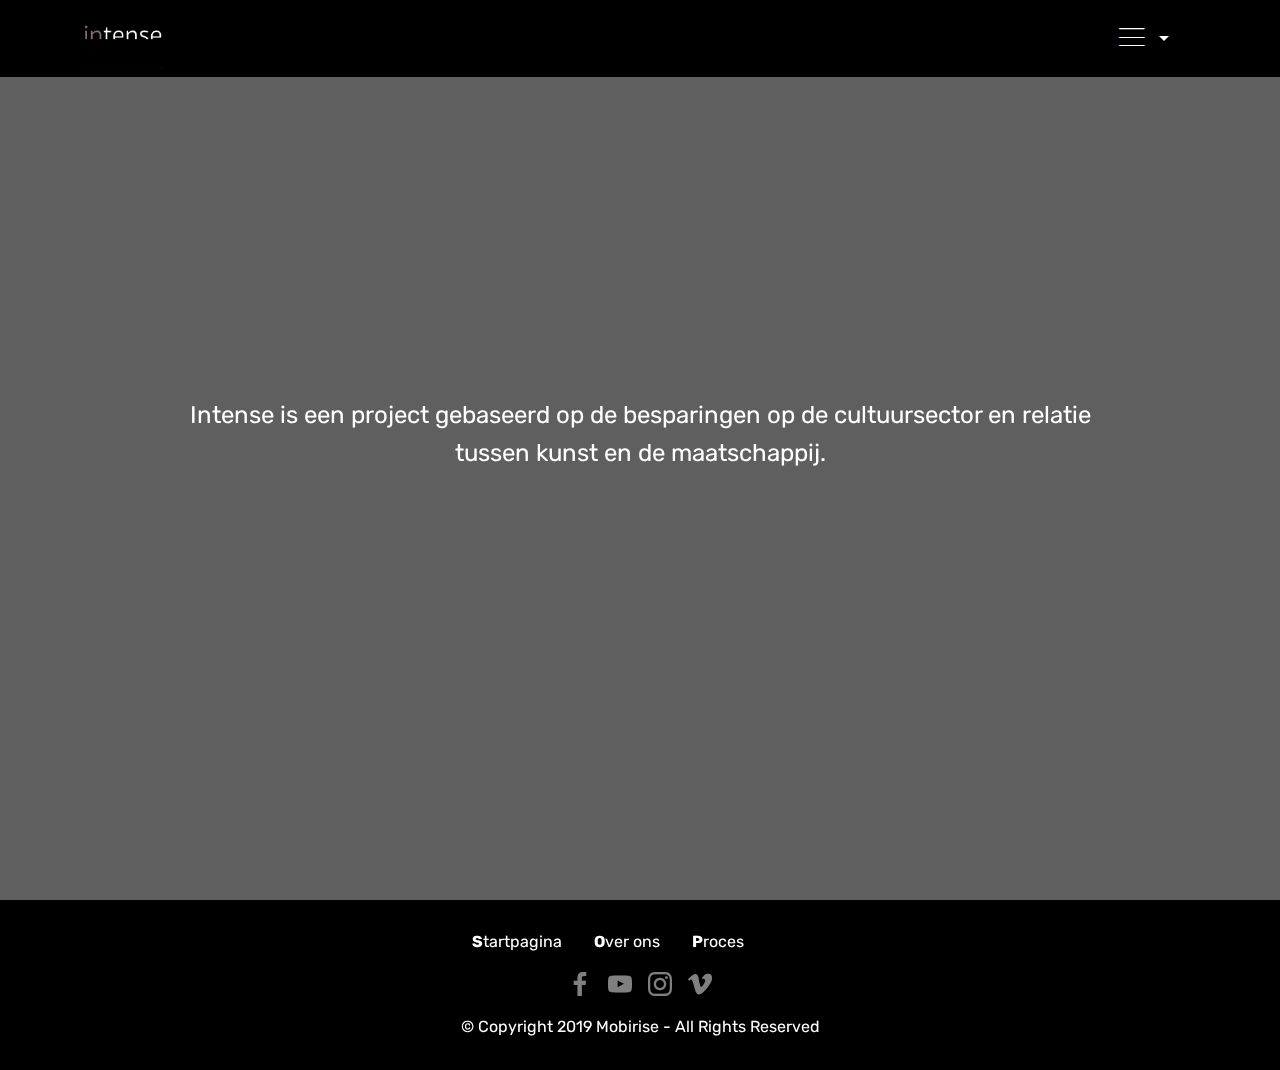
<file: index.html>
<!DOCTYPE html>
<html  >
<head>
  <!-- Site made with Mobirise Website Builder v4.11.6, https://mobirise.com -->
  <meta charset="UTF-8">
  <meta http-equiv="X-UA-Compatible" content="IE=edge">
  <meta name="generator" content="Mobirise v4.11.6, mobirise.com">
  <meta name="viewport" content="width=device-width, initial-scale=1, minimum-scale=1">
  <link rel="shortcut icon" href="assets/images/m10-logo-intense.2-122x87.png" type="image/x-icon">
  <meta name="description" content="">
  
  <title>startpagina</title>
  <link rel="stylesheet" href="assets/web/assets/mobirise-icons/mobirise-icons.css">
  <link rel="stylesheet" href="assets/bootstrap/css/bootstrap.min.css">
  <link rel="stylesheet" href="assets/bootstrap/css/bootstrap-grid.min.css">
  <link rel="stylesheet" href="assets/bootstrap/css/bootstrap-reboot.min.css">
  <link rel="stylesheet" href="assets/socicon/css/styles.css">
  <link rel="stylesheet" href="assets/tether/tether.min.css">
  <link rel="stylesheet" href="assets/dropdown/css/style.css">
  <link rel="stylesheet" href="assets/theme/css/style.css">
  <link rel="preload" as="style" href="assets/mobirise/css/mbr-additional.css"><link rel="stylesheet" href="assets/mobirise/css/mbr-additional.css" type="text/css">
  
  
  
</head>
<body>
  <section class="menu cid-rKrNBlcdyi" once="menu" id="menu1-2f">

    

    <nav class="navbar navbar-expand beta-menu navbar-dropdown align-items-center navbar-fixed-top navbar-toggleable-sm">
        <button class="navbar-toggler navbar-toggler-right" type="button" data-toggle="collapse" data-target="#navbarSupportedContent" aria-controls="navbarSupportedContent" aria-expanded="false" aria-label="Toggle navigation">
            <div class="hamburger">
                <span></span>
                <span></span>
                <span></span>
                <span></span>
            </div>
        </button>
        <div class="menu-logo">
            <div class="navbar-brand">
                <span class="navbar-logo">
                    <a href="https://mobirise.co">
                         <img src="assets/images/m10-logo-intense.2-122x87.png" alt="Mobirise" title="" style="height: 3.8rem;">
                    </a>
                </span>
                
            </div>
        </div>
        <div class="collapse navbar-collapse" id="navbarSupportedContent">
            <ul class="navbar-nav nav-dropdown nav-right" data-app-modern-menu="true"><li class="nav-item dropdown">
                    <a class="nav-link link text-white dropdown-toggle display-4" href="https://mobirise.co" data-toggle="dropdown-submenu" aria-expanded="false"><span class="mbri-menu mbr-iconfont mbr-iconfont-btn"></span>
                        </a><div class="dropdown-menu"><a class="text-white dropdown-item display-4" href="index.html">Startpagina<br></a><a class="text-white dropdown-item display-4" href="page2.html">Over ons<br></a><a class="text-white dropdown-item display-4" href="page1.html">Proces<br></a><a class="text-white dropdown-item display-4" href="page3.html">Intense<br></a></div>
                </li>
                <li class="nav-item">
                    <a class="nav-link link text-white display-4" href="https://mobirise.co"></a>
                </li></ul>
            
        </div>
    </nav>
</section>

<section class="engine"><a href="https://mobirise.info/x">free css templates</a></section><section class="header6 cid-rJcjDNnBJG mbr-fullscreen" data-bg-video="https://vimeo.com/378979175" id="header6-d">

    

    <div class="mbr-overlay" style="opacity: 0.6; background-color: rgb(0, 0, 0);">
    </div>

    <div class="container">
        <div class="row justify-content-md-center">
            <div class="mbr-white col-md-10">
                
                <p class="mbr-text align-center pb-3 mbr-fonts-style display-5">
                    Intense is een project gebaseerd op de besparingen op de cultuursector en relatie tussen kunst en de maatschappij.</p>
                
            </div>
        </div>
    </div>

    
</section>

<section once="footers" class="cid-rJcr6hrGQt" id="footer7-h">

    

    

    <div class="container">
        <div class="media-container-row align-center mbr-white">
            <div class="row row-links">
                <ul class="foot-menu">
                    
                    
                    
                    
                    
                <li class="foot-menu-item mbr-fonts-style display-7">
                        <a class="text-white mbr-bold" href="#" target="_blank">S</a>tartpagina
                    </li><li class="foot-menu-item mbr-fonts-style display-7">
                        <a class="text-white mbr-bold" href="#" target="_blank">O</a>ver ons
                    </li><li class="foot-menu-item mbr-fonts-style display-7">
                        <a class="text-white mbr-bold" href="#" target="_blank">P</a>roces
                    </li><li class="foot-menu-item mbr-fonts-style display-7"></li><li class="foot-menu-item mbr-fonts-style display-7"></li></ul>
            </div>
            <div class="row social-row">
                <div class="social-list align-right pb-2">
                    
                    
                    
                    
                    
                    
                <div class="soc-item">
                        <a href="https://twitter.com/mobirise" target="_blank">
                            <span class="mbr-iconfont mbr-iconfont-social socicon-twitter socicon" style="color: rgb(0, 0, 0); fill: rgb(0, 0, 0);"></span>
                        </a>
                    </div><div class="soc-item">
                        <a href="https://www.facebook.com/pages/Mobirise/1616226671953247" target="_blank">
                            <span class="socicon-facebook socicon mbr-iconfont mbr-iconfont-social"></span>
                        </a>
                    </div><div class="soc-item">
                        <a href="https://www.youtube.com/c/mobirise" target="_blank">
                            <span class="socicon-youtube socicon mbr-iconfont mbr-iconfont-social"></span>
                        </a>
                    </div><div class="soc-item">
                        <a href="https://instagram.com/mobirise" target="_blank">
                            <span class="socicon-instagram socicon mbr-iconfont mbr-iconfont-social"></span>
                        </a>
                    </div><div class="soc-item">
                        <a href="https://plus.google.com/u/0/+Mobirise" target="_blank">
                            <span class="mbr-iconfont mbr-iconfont-social socicon-vimeo socicon" style="color: rgb(255, 255, 255); fill: rgb(255, 255, 255);"></span>
                        </a>
                    </div><div class="soc-item">
                        <a href="https://www.behance.net/Mobirise" target="_blank">
                            <span class="mbr-iconfont mbr-iconfont-social socicon-behance socicon" style="color: rgb(0, 0, 0); fill: rgb(0, 0, 0);"></span>
                        </a>
                    </div></div>
            </div>
            <div class="row row-copirayt">
                <p class="mbr-text mb-0 mbr-fonts-style mbr-white align-center display-7">
                    © Copyright 2019 Mobirise - All Rights Reserved
                </p>
            </div>
        </div>
    </div>
</section>


  <script src="assets/web/assets/jquery/jquery.min.js"></script>
  <script src="assets/popper/popper.min.js"></script>
  <script src="assets/bootstrap/js/bootstrap.min.js"></script>
  <script src="assets/smoothscroll/smooth-scroll.js"></script>
  <script src="assets/tether/tether.min.js"></script>
  <script src="assets/touchswipe/jquery.touch-swipe.min.js"></script>
  <script src="assets/ytplayer/jquery.mb.ytplayer.min.js"></script>
  <script src="assets/vimeoplayer/jquery.mb.vimeo_player.js"></script>
  <script src="assets/dropdown/js/nav-dropdown.js"></script>
  <script src="assets/dropdown/js/navbar-dropdown.js"></script>
  <script src="assets/theme/js/script.js"></script>
  
  
</body>
</html>
</file>
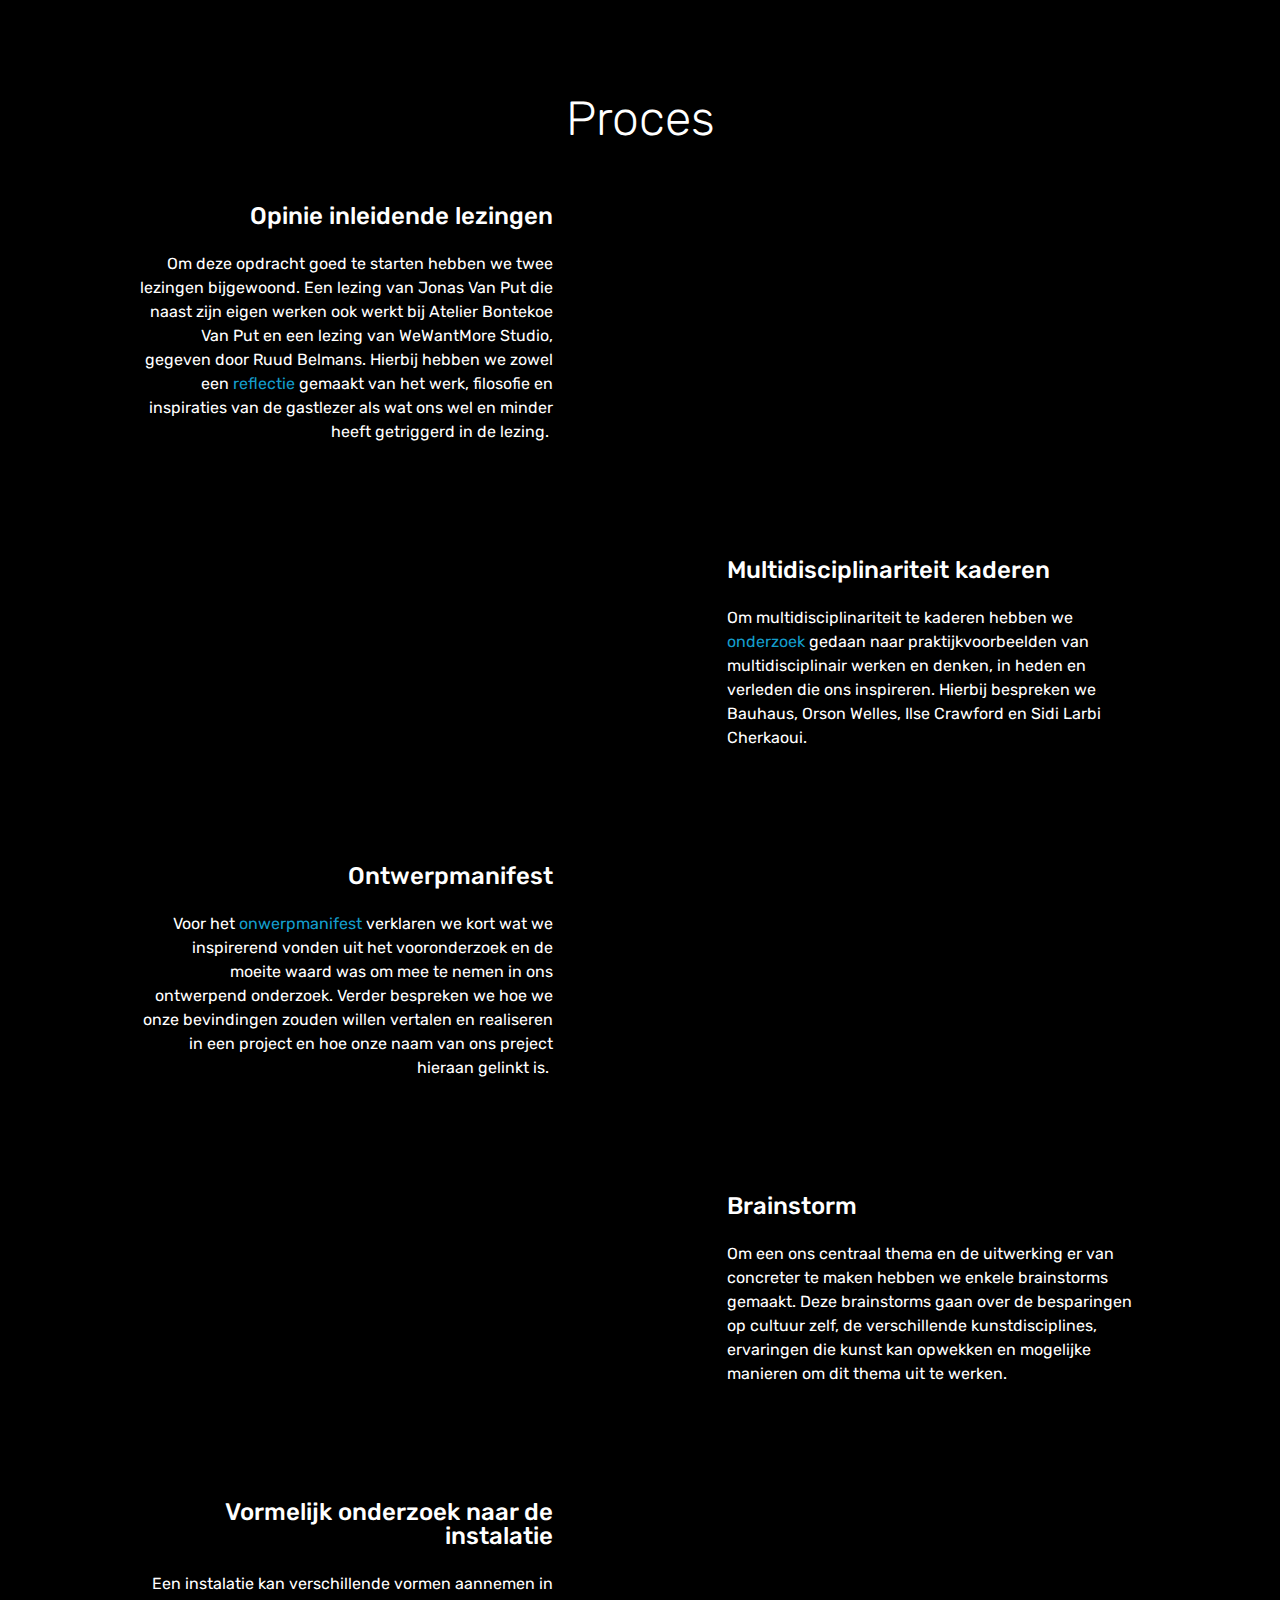
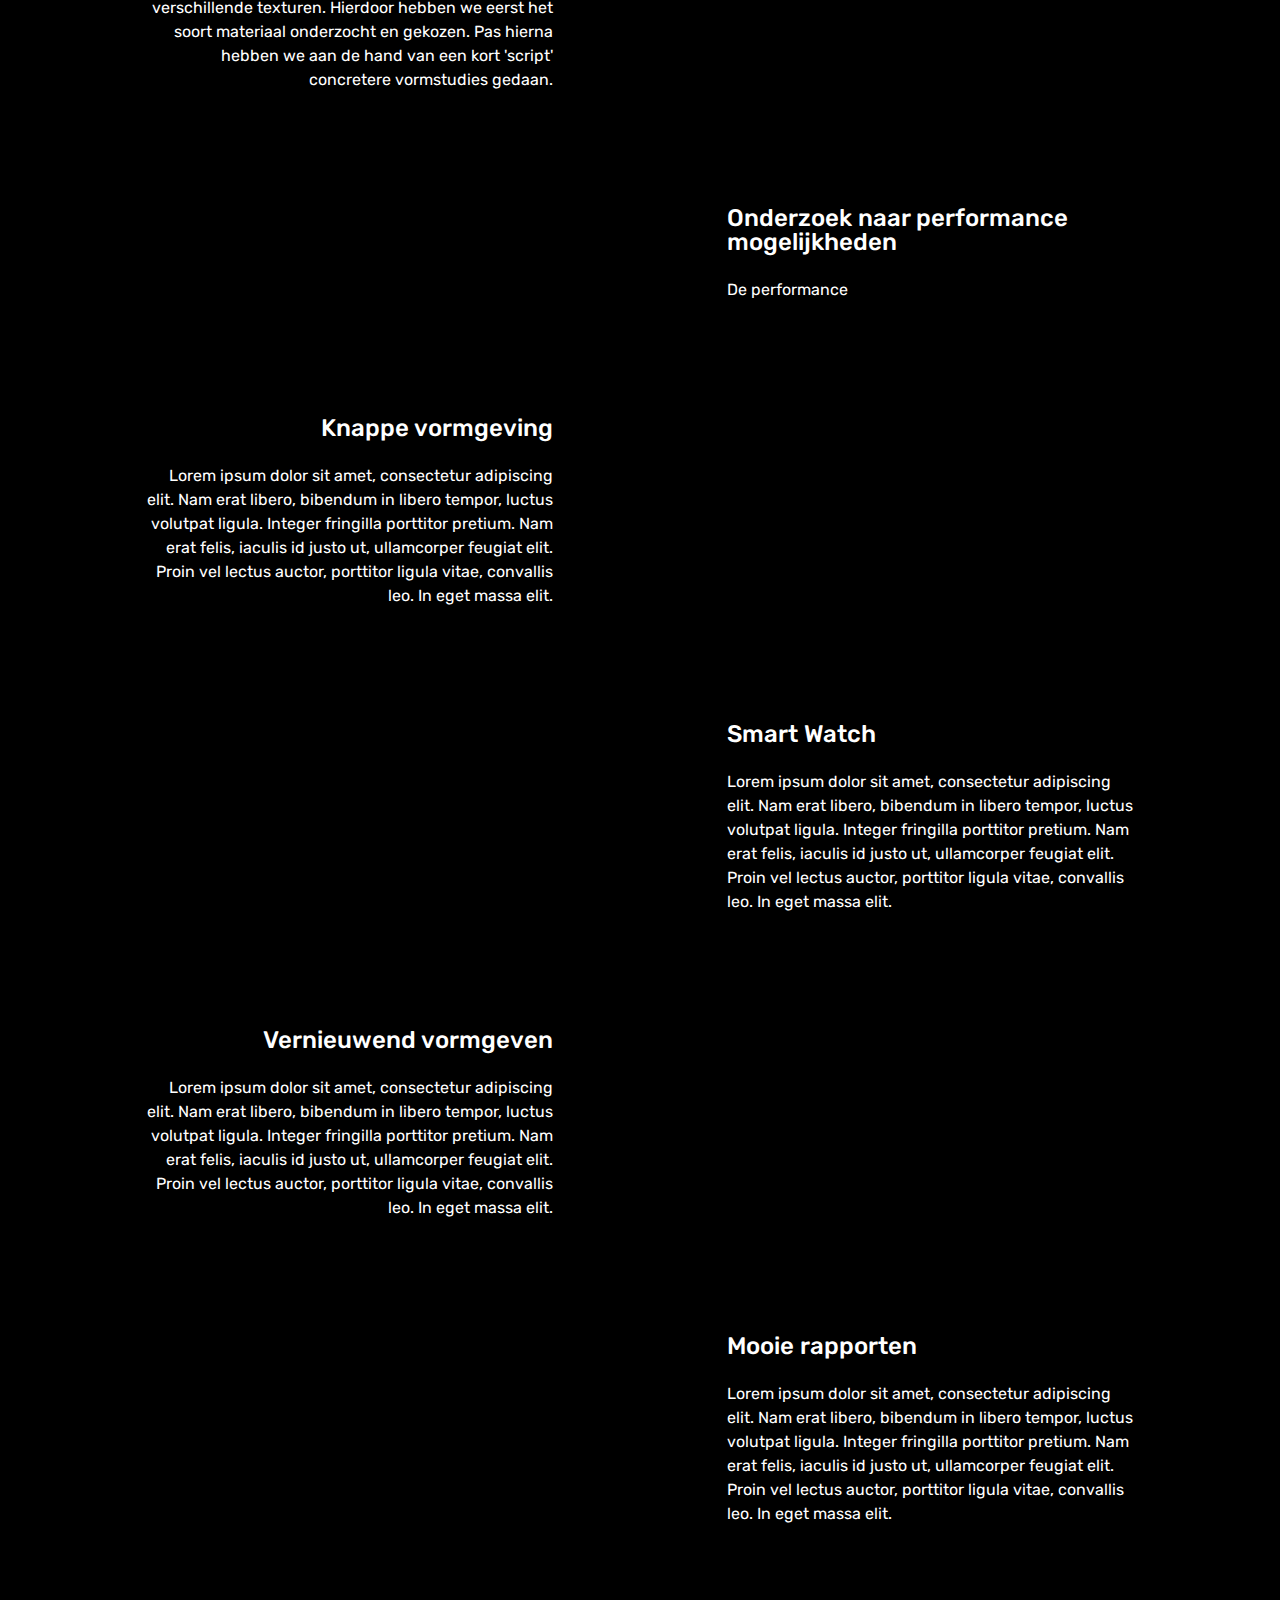
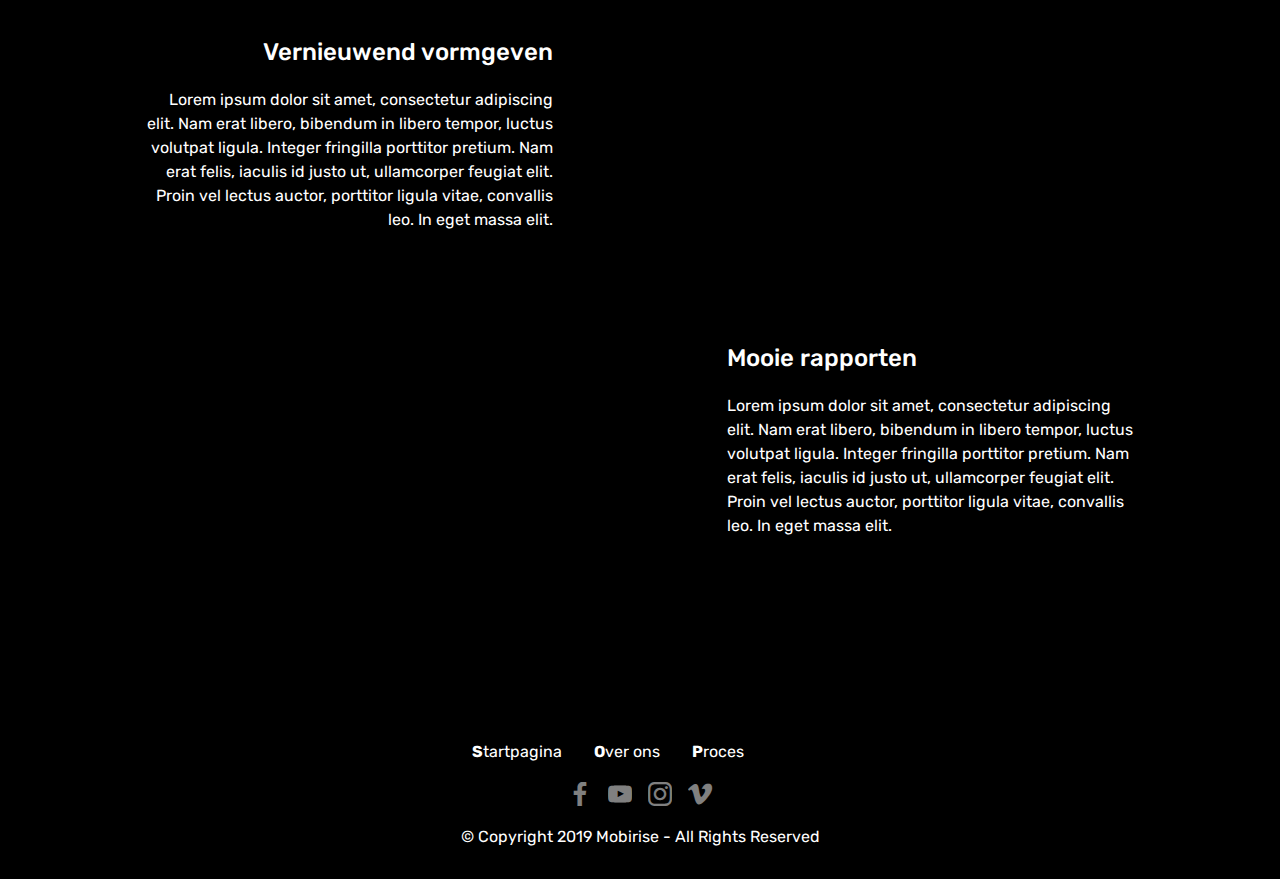
<file: page1.html>
<!DOCTYPE html>
<html  >
<head>
  <!-- Site made with Mobirise Website Builder v4.11.6, https://mobirise.com -->
  <meta charset="UTF-8">
  <meta http-equiv="X-UA-Compatible" content="IE=edge">
  <meta name="generator" content="Mobirise v4.11.6, mobirise.com">
  <meta name="viewport" content="width=device-width, initial-scale=1, minimum-scale=1">
  <link rel="shortcut icon" href="assets/images/m10-logo-intense.2-122x87.png" type="image/x-icon">
  <meta name="description" content="Site Generator Description">
  
  <title>proces</title>
  <link rel="stylesheet" href="assets/bootstrap/css/bootstrap.min.css">
  <link rel="stylesheet" href="assets/bootstrap/css/bootstrap-grid.min.css">
  <link rel="stylesheet" href="assets/bootstrap/css/bootstrap-reboot.min.css">
  <link rel="stylesheet" href="assets/tether/tether.min.css">
  <link rel="stylesheet" href="assets/socicon/css/styles.css">
  <link rel="stylesheet" href="assets/theme/css/style.css">
  <link rel="preload" as="style" href="assets/mobirise/css/mbr-additional.css"><link rel="stylesheet" href="assets/mobirise/css/mbr-additional.css" type="text/css">
  
  
  
</head>
<body>
  <section class="timeline1 cid-rJcpz7CaxJ" id="timeline1-g">

    

    

    <div class="container align-center">
        <h2 class="mbr-section-title pb-3 mbr-fonts-style display-2">
            Proces</h2>
        

        <div class="container timelines-container" mbri-timelines="">
            <!--1-->
            <div class="row timeline-element reverse separline">
                 <div class="timeline-date-panel col-xs-12 col-md-6  align-left">         
                    <div class="time-line-date-content">
                        
                    </div>
                </div>
           <span class="iconBackground"></span>
            <div class="col-xs-12 col-md-6 align-right">
                <div class="timeline-text-content">
                    <h4 class="mbr-timeline-title pb-3 mbr-fonts-style display-5">
                        Opinie inleidende lezingen</h4>
                    <p class="mbr-timeline-text mbr-fonts-style display-7">Om deze opdracht goed te starten hebben we twee lezingen bijgewoond. Een lezing van Jonas Van Put die naast zijn eigen werken ook werkt bij Atelier Bontekoe Van Put en een lezing van WeWantMore Studio, gegeven door Ruud Belmans. Hierbij hebben we zowel een <a href="page4.html">reflectie </a>gemaakt van het werk, filosofie en inspiraties van de gastlezer als wat ons wel en minder heeft getriggerd in de lezing.&nbsp;<br></p>
                 </div>
            </div>
            </div>
            <!--2-->
            <div class="row timeline-element  separline">
                <div class="timeline-date-panel col-xs-12 col-md-6 align-right">
                    <div class="time-line-date-content">
                        
                    </div>
                </div>
                <span class="iconBackground"></span>
                <div class="col-xs-12 col-md-6 align-left ">
                    <div class="timeline-text-content">
                        <h4 class="mbr-timeline-title pb-3 mbr-fonts-style display-5">Multidisciplinariteit kaderen</h4>
                        <p class="mbr-timeline-text mbr-fonts-style display-7">Om multidisciplinariteit te kaderen hebben we <a href="page6.html">onderzoek </a>gedaan naar praktijkvoorbeelden van multidisciplinair werken en
denken, in heden en verleden&nbsp;die ons inspireren. Hierbij bespreken we Bauhaus, Orson Welles,&nbsp;Ilse Crawford en Sidi Larbi Cherkaoui.<br></p>
                    </div>
                </div>
            </div>
            <!--3-->
            <div class="row timeline-element reverse separline">
                <div class="timeline-date-panel col-xs-12 col-md-6  align-left">
                    <div class="time-line-date-content">
                        
                    </div>
                </div>
                <span class="iconBackground"></span>
                <div class="col-xs-12 col-md-6 align-right">
                    <div class="timeline-text-content">
                        <h4 class="mbr-timeline-title pb-3 mbr-fonts-style display-5">
                            Ontwerpmanifest</h4>      
                        <p class="mbr-timeline-text mbr-fonts-style display-7">Voor het <a href="page10.html">onwerpmanifest</a> verklaren we kort wat we inspirerend vonden uit het vooronderzoek en de moeite waard was om mee te nemen in
ons ontwerpend onderzoek. Verder bespreken we hoe we onze bevindingen zouden willen vertalen en realiseren in een project en hoe onze naam van ons preject hieraan gelinkt is.&nbsp;</p>
                    </div>
                </div>
            </div>
            <!--4-->
            <div class="row timeline-element  separline">
                <div class="timeline-date-panel col-xs-12 col-md-6 align-right">
                    <div class="time-line-date-content">
                        
                    </div>
                </div>
                <span class="iconBackground"></span>
                <div class="col-xs-12 col-md-6 align-left ">
                    <div class="timeline-text-content">
                        <h4 class="mbr-timeline-title pb-3 mbr-fonts-style display-5">
                            Brainstorm</h4>
                        <p class="mbr-timeline-text mbr-fonts-style display-7">Om een ons centraal thema en de uitwerking er van concreter te maken hebben we enkele brainstorms gemaakt. Deze brainstorms gaan over de besparingen op cultuur zelf, de verschillende kunstdisciplines, ervaringen die kunst kan opwekken en mogelijke manieren om dit thema uit te werken.&nbsp;</p>
                    </div>
                </div>
            </div>
            <!--5-->
            <div class="row timeline-element reverse separline">
                <div class="timeline-date-panel col-xs-12 col-md-6  align-left">
                    <div class="time-line-date-content">
                        
                    </div>
                </div>
                <span class="iconBackground"></span>
                <div class="col-xs-12 col-md-6 align-right">
                    <div class="timeline-text-content">
                        <h4 class="mbr-timeline-title pb-3 mbr-fonts-style display-5">Vormelijk onderzoek naar de instalatie</h4>
                        <p class="mbr-timeline-text mbr-fonts-style display-7">Een instalatie kan verschillende vormen aannemen in verschillende texturen. Hierdoor hebben we eerst het soort materiaal onderzocht en gekozen. Pas hierna hebben we aan de hand van een kort 'script' concretere vormstudies gedaan.</p>
                    </div>
                </div>
            </div>
            <!--6-->
            <div class="row timeline-element separline">
                <div class="timeline-date-panel col-xs-12 col-md-6 align-right">
                    <div class="time-line-date-content">
                       
                    </div>
                </div>
                <span class="iconBackground"></span>
                <div class="col-xs-12 col-md-6 align-left ">
                    <div class="timeline-text-content">
                        <h4 class="mbr-timeline-title pb-3 mbr-fonts-style display-5">Onderzoek naar performance mogelijkheden</h4>
                        <p class="mbr-timeline-text mbr-fonts-style display-7">De performance&nbsp;</p>
                    </div>
                </div>
            </div>
            <!--7-->
            <div class="row timeline-element reverse separline">
                <div class="timeline-date-panel col-xs-12 col-md-6  align-left">
                    <div class="time-line-date-content">
                        
                    </div>
                </div>
                <span class="iconBackground"></span>
                <div class="col-xs-12 col-md-6 align-right">
                    <div class="timeline-text-content">
                        <h4 class="mbr-timeline-title pb-3 mbr-fonts-style display-5">
                            Knappe vormgeving
                        </h4>
                        <p class="mbr-timeline-text mbr-fonts-style display-7">
                            Lorem ipsum dolor sit amet, consectetur adipiscing elit. Nam erat libero, bibendum in libero tempor, luctus volutpat ligula. Integer fringilla porttitor pretium. Nam erat felis, iaculis id justo ut, ullamcorper feugiat elit. Proin vel lectus auctor, porttitor ligula vitae, convallis leo. In eget massa elit.
                        </p>
                    </div>
                </div>
            </div>
            <!--8-->
            <div class="row timeline-element separline">
                <div class="timeline-date-panel col-xs-12 col-md-6 align-right">
                    <div class="time-line-date-content">
                        
                    </div>
                </div>
                <span class="iconBackground"></span>
                <div class="col-xs-12 col-md-6 align-left ">
                    <div class="timeline-text-content">
                        <h4 class="mbr-timeline-title pb-3 mbr-fonts-style display-5">
                            Smart Watch
                        </h4>
                        <p class="mbr-timeline-text mbr-fonts-style display-7">
                            Lorem ipsum dolor sit amet, consectetur adipiscing elit. Nam erat libero, bibendum in libero tempor, luctus volutpat ligula. Integer fringilla porttitor pretium. Nam erat felis, iaculis id justo ut, ullamcorper feugiat elit. Proin vel lectus auctor, porttitor ligula vitae, convallis leo. In eget massa elit.
                        </p>
                    </div>
                </div>
            </div>
            <!--9-->
            <div class="row timeline-element reverse separline">
                <div class="timeline-date-panel col-xs-12 col-md-6  align-left">
                    <div class="time-line-date-content">
                        
                    </div>
                </div>
                <span class="iconBackground"></span>
                <div class="col-xs-12 col-md-6 align-right">
                    <div class="timeline-text-content">
                        <h4 class="mbr-timeline-title pb-3 mbr-fonts-style display-5">
                            Vernieuwend vormgeven
                        </h4>

                        <p class="mbr-timeline-text mbr-fonts-style display-7">
                            Lorem ipsum dolor sit amet, consectetur adipiscing elit. Nam erat libero, bibendum in libero tempor, luctus volutpat ligula. Integer fringilla porttitor pretium. Nam erat felis, iaculis id justo ut, ullamcorper feugiat elit. Proin vel lectus auctor, porttitor ligula vitae, convallis leo. In eget massa elit.
                        </p>
                    </div>
                </div>
            </div>
            <!--10-->
            <div class="row timeline-element separline">
                <div class="timeline-date-panel col-xs-12 col-md-6 align-right">
                    <div class="time-line-date-content">
                       
                    </div>
                </div>
                <span class="iconBackground"></span>
                <div class="col-xs-12 col-md-6 align-left ">
                    <div class="timeline-text-content">
                        <h4 class="mbr-timeline-title pb-3 mbr-fonts-style display-5">
                            Mooie rapporten
                        </h4> 
                        <p class="mbr-timeline-text mbr-fonts-style display-7">
                            Lorem ipsum dolor sit amet, consectetur adipiscing elit. Nam erat libero, bibendum in libero tempor, luctus volutpat ligula. Integer fringilla porttitor pretium. Nam erat felis, iaculis id justo ut, ullamcorper feugiat elit. Proin vel lectus auctor, porttitor ligula vitae, convallis leo. In eget massa elit.
                        </p>
                    </div>
                </div>
            </div>
            <!--11-->
            <div class="row timeline-element reverse separline">
                <div class="timeline-date-panel col-xs-12 col-md-6  align-left">
                    <div class="time-line-date-content">
                       
                    </div>
                </div>
                <span class="iconBackground"></span>
                <div class="col-xs-12 col-md-6 align-right">
                    <div class="timeline-text-content">
                        <h4 class="mbr-timeline-title pb-3 mbr-fonts-style display-5">
                            Vernieuwend vormgeven
                        </h4>
                        <p class="mbr-timeline-text mbr-fonts-style display-7">
                            Lorem ipsum dolor sit amet, consectetur adipiscing elit. Nam erat libero, bibendum in libero tempor, luctus volutpat ligula. Integer fringilla porttitor pretium. Nam erat felis, iaculis id justo ut, ullamcorper feugiat elit. Proin vel lectus auctor, porttitor ligula vitae, convallis leo. In eget massa elit.
                        </p>
                    </div>
                </div>
            </div>
            <!--12-->
            <div class="row timeline-element">
                <div class="timeline-date-panel col-xs-12 col-md-6 align-right">
                    <div class="time-line-date-content">
                        
                    </div>
                </div>
                <span class="iconBackground"></span>
                <div class="col-xs-12 col-md-6 align-left ">
                    <div class="timeline-text-content">
                        <h4 class="mbr-timeline-title pb-3 mbr-fonts-style display-5">
                            Mooie rapporten
                        </h4>
                        <p class="mbr-timeline-text mbr-fonts-style display-7">
                            Lorem ipsum dolor sit amet, consectetur adipiscing elit. Nam erat libero, bibendum in libero tempor, luctus volutpat ligula. Integer fringilla porttitor pretium. Nam erat felis, iaculis id justo ut, ullamcorper feugiat elit. Proin vel lectus auctor, porttitor ligula vitae, convallis leo. In eget massa elit.
                        </p>
                    </div>
                </div>
            </div>
        </div>
    </div>
</section>

<section class="engine"><a href="https://mobirise.info/i">website creation software</a></section><section once="footers" class="cid-rJcr6hrGQt" id="footer7-h">

    

    

    <div class="container">
        <div class="media-container-row align-center mbr-white">
            <div class="row row-links">
                <ul class="foot-menu">
                    
                    
                    
                    
                    
                <li class="foot-menu-item mbr-fonts-style display-7">
                        <a class="text-white mbr-bold" href="#" target="_blank">S</a>tartpagina
                    </li><li class="foot-menu-item mbr-fonts-style display-7">
                        <a class="text-white mbr-bold" href="#" target="_blank">O</a>ver ons
                    </li><li class="foot-menu-item mbr-fonts-style display-7">
                        <a class="text-white mbr-bold" href="#" target="_blank">P</a>roces
                    </li><li class="foot-menu-item mbr-fonts-style display-7"></li><li class="foot-menu-item mbr-fonts-style display-7"></li></ul>
            </div>
            <div class="row social-row">
                <div class="social-list align-right pb-2">
                    
                    
                    
                    
                    
                    
                <div class="soc-item">
                        <a href="https://twitter.com/mobirise" target="_blank">
                            <span class="mbr-iconfont mbr-iconfont-social socicon-twitter socicon" style="color: rgb(0, 0, 0); fill: rgb(0, 0, 0);"></span>
                        </a>
                    </div><div class="soc-item">
                        <a href="https://www.facebook.com/pages/Mobirise/1616226671953247" target="_blank">
                            <span class="socicon-facebook socicon mbr-iconfont mbr-iconfont-social"></span>
                        </a>
                    </div><div class="soc-item">
                        <a href="https://www.youtube.com/c/mobirise" target="_blank">
                            <span class="socicon-youtube socicon mbr-iconfont mbr-iconfont-social"></span>
                        </a>
                    </div><div class="soc-item">
                        <a href="https://instagram.com/mobirise" target="_blank">
                            <span class="socicon-instagram socicon mbr-iconfont mbr-iconfont-social"></span>
                        </a>
                    </div><div class="soc-item">
                        <a href="https://plus.google.com/u/0/+Mobirise" target="_blank">
                            <span class="mbr-iconfont mbr-iconfont-social socicon-vimeo socicon" style="color: rgb(255, 255, 255); fill: rgb(255, 255, 255);"></span>
                        </a>
                    </div><div class="soc-item">
                        <a href="https://www.behance.net/Mobirise" target="_blank">
                            <span class="mbr-iconfont mbr-iconfont-social socicon-behance socicon" style="color: rgb(0, 0, 0); fill: rgb(0, 0, 0);"></span>
                        </a>
                    </div></div>
            </div>
            <div class="row row-copirayt">
                <p class="mbr-text mb-0 mbr-fonts-style mbr-white align-center display-7">
                    © Copyright 2019 Mobirise - All Rights Reserved
                </p>
            </div>
        </div>
    </div>
</section>


  <script src="assets/web/assets/jquery/jquery.min.js"></script>
  <script src="assets/popper/popper.min.js"></script>
  <script src="assets/bootstrap/js/bootstrap.min.js"></script>
  <script src="assets/tether/tether.min.js"></script>
  <script src="assets/smoothscroll/smooth-scroll.js"></script>
  <script src="assets/theme/js/script.js"></script>
  
  
</body>
</html>
</file>
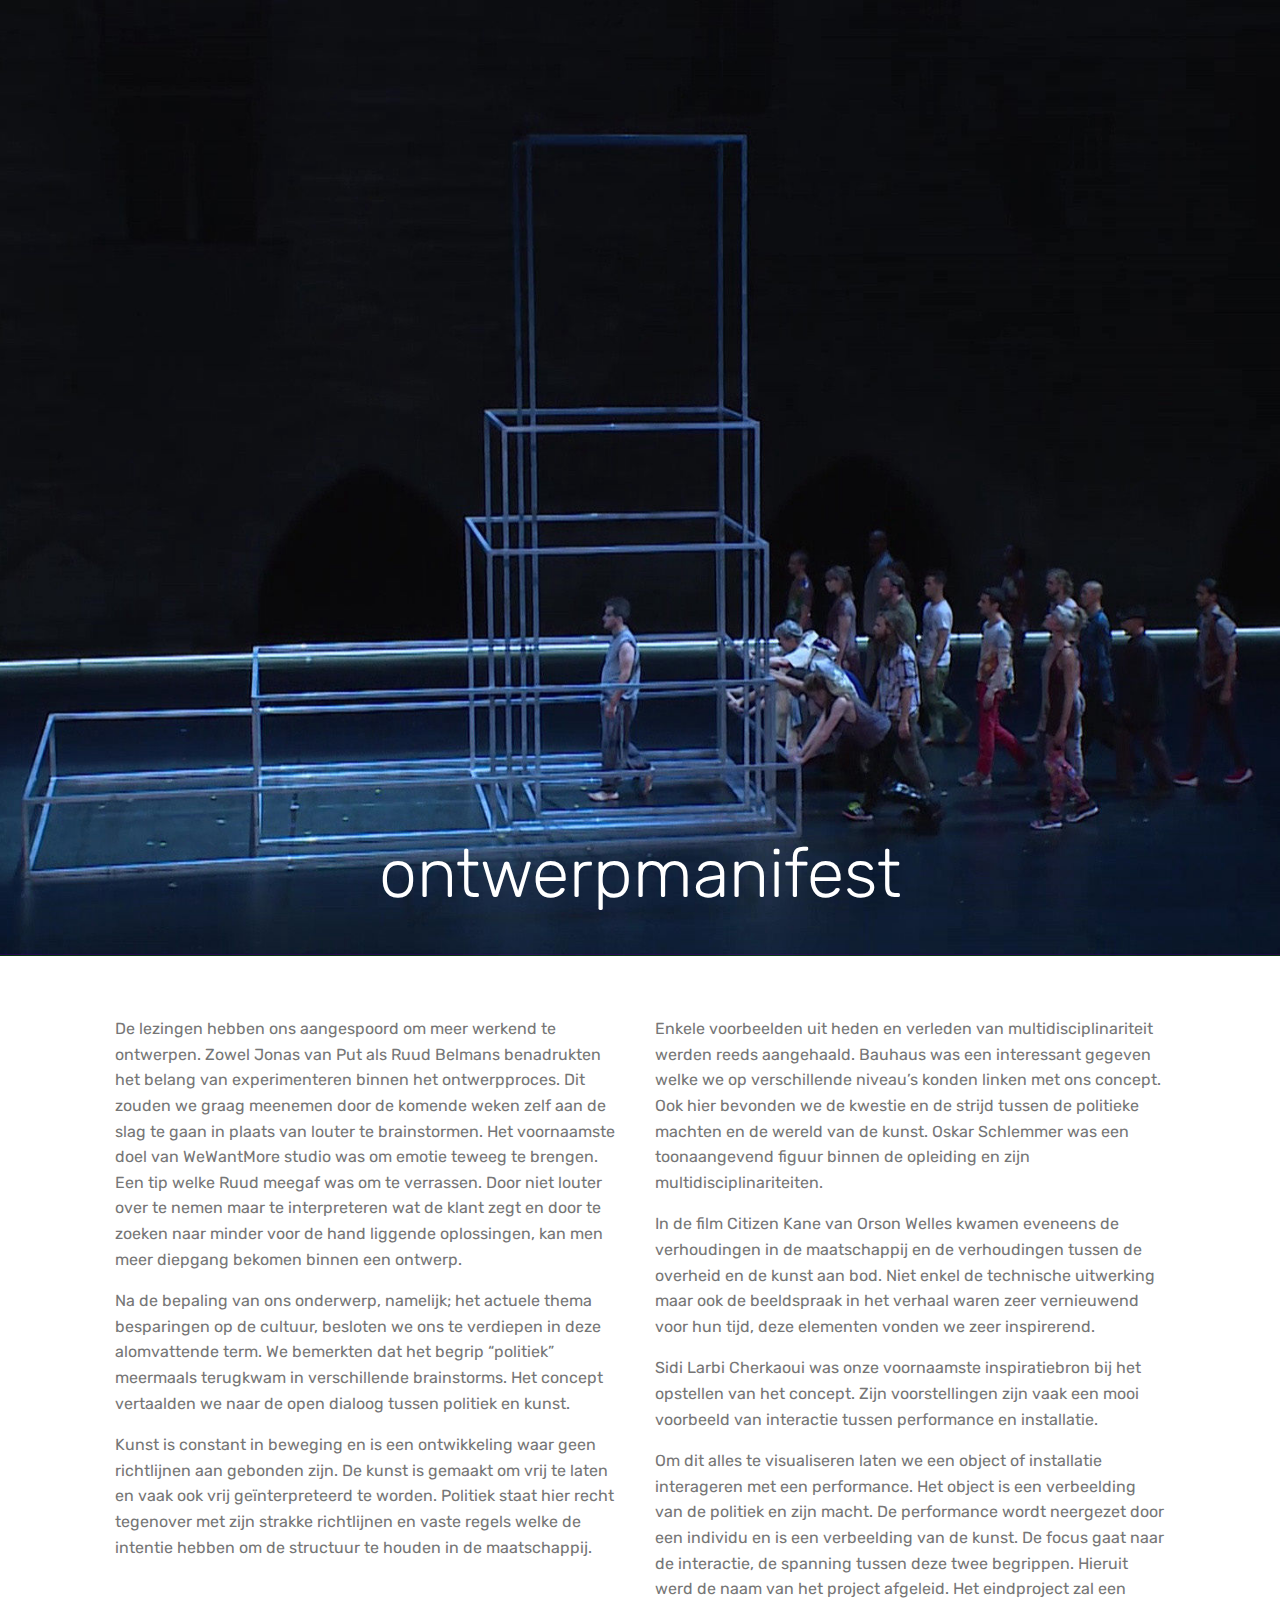
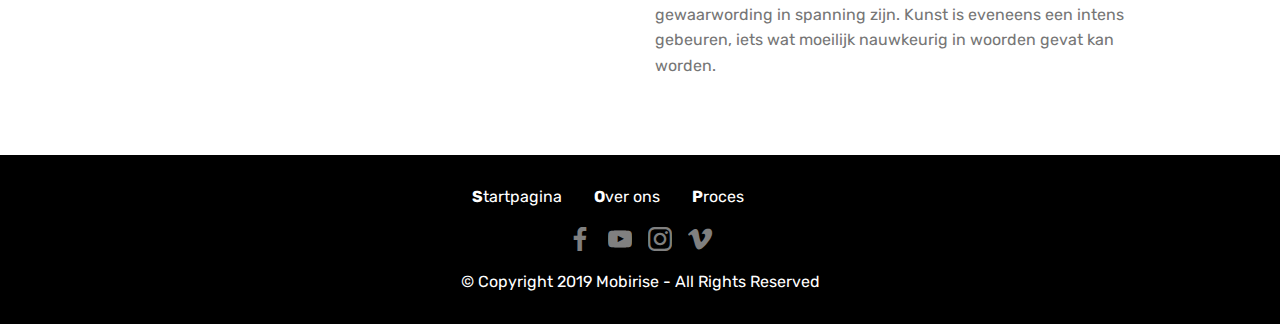
<file: page10.html>
<!DOCTYPE html>
<html  >
<head>
  <!-- Site made with Mobirise Website Builder v4.11.6, https://mobirise.com -->
  <meta charset="UTF-8">
  <meta http-equiv="X-UA-Compatible" content="IE=edge">
  <meta name="generator" content="Mobirise v4.11.6, mobirise.com">
  <meta name="viewport" content="width=device-width, initial-scale=1, minimum-scale=1">
  <link rel="shortcut icon" href="assets/images/m10-logo-intense.2-122x87.png" type="image/x-icon">
  <meta name="description" content="Website Creator Description">
  
  <title>katern c</title>
  <link rel="stylesheet" href="assets/bootstrap/css/bootstrap.min.css">
  <link rel="stylesheet" href="assets/bootstrap/css/bootstrap-grid.min.css">
  <link rel="stylesheet" href="assets/bootstrap/css/bootstrap-reboot.min.css">
  <link rel="stylesheet" href="assets/tether/tether.min.css">
  <link rel="stylesheet" href="assets/socicon/css/styles.css">
  <link rel="stylesheet" href="assets/theme/css/style.css">
  <link rel="preload" as="style" href="assets/mobirise/css/mbr-additional.css"><link rel="stylesheet" href="assets/mobirise/css/mbr-additional.css" type="text/css">
  
  
  
</head>
<body>
  <section class="cid-rJMBpH7kK1" id="image2-2c">

    

    <figure class="mbr-figure">
        <div class="image-block" style="width: 100%;">
            <img src="assets/images/m10-aon-afdrukken-1459x1090.jpg" alt="Mobirise" title="">
            <figcaption class="mbr-figure-caption mbr-figure-caption-over">
                <div class="pb-5 px-3 mbr-white align-center mbr-fonts-style display-1">
                    ontwerpmanifest</div>
            </figcaption>
        </div>
    </figure>
</section>

<section class="engine"><a href="https://mobirise.info/j">website templates</a></section><section class="mbr-section article content3 cid-rJLJrk3qDF" id="content3-1u">
      
     

    <div class="container">
        <div class="media-container-row">
            <div class="row col-12 col-md-12">
                <div class="col-12 mbr-text mbr-fonts-style col-md-6 display-7">
                     <p>De lezingen hebben ons aangespoord om meer werkend te ontwerpen. Zowel Jonas van Put als Ruud Belmans benadrukten het belang van experimenteren binnen het ontwerpproces. Dit zouden we graag meenemen door de komende weken zelf aan de slag te gaan in plaats van louter te brainstormen. Het voornaamste doel van WeWantMore studio was om emotie teweeg te brengen. Een tip welke Ruud meegaf was om te verrassen. Door niet louter over te nemen maar te interpreteren wat de klant zegt en door te zoeken naar minder voor de hand liggende oplossingen, kan men meer diepgang bekomen binnen een ontwerp.
</p><p>Na de bepaling van ons onderwerp, namelijk; het actuele thema besparingen op de cultuur, besloten we ons te verdiepen in deze alomvattende term. We bemerkten dat het begrip “politiek” meermaals terugkwam in verschillende brainstorms. Het concept vertaalden we naar de open dialoog tussen politiek en kunst.
</p><p>Kunst is constant in beweging en is een ontwikkeling waar geen richtlijnen aan gebonden zijn. De kunst is gemaakt om vrij te laten en vaak ook vrij geïnterpreteerd te worden. Politiek staat hier recht tegenover met zijn strakke richtlijnen en vaste regels welke de intentie hebben om de structuur te houden in de maatschappij.</p>
                </div>
                <div class="col-12 mbr-text mbr-fonts-style display-7 col-md-6">
                     <p>Enkele voorbeelden uit heden en verleden van multidisciplinariteit werden reeds aangehaald. Bauhaus was een interessant gegeven welke we op verschillende niveau’s konden linken met ons concept. Ook hier bevonden we de kwestie en de strijd tussen de politieke machten en de wereld van de kunst. Oskar Schlemmer was een toonaangevend figuur binnen de opleiding en zijn multidisciplinariteiten.
</p><p>In de film Citizen Kane van Orson Welles kwamen eveneens de verhoudingen in de maatschappij en de verhoudingen tussen de overheid en de kunst aan bod. Niet enkel de technische uitwerking maar ook de beeldspraak in het verhaal waren zeer vernieuwend voor hun tijd, deze elementen vonden we zeer inspirerend.
</p><p>Sidi Larbi Cherkaoui was onze voornaamste inspiratiebron bij het opstellen van het concept. Zijn voorstellingen zijn vaak een mooi voorbeeld van interactie tussen performance en installatie.
</p><p>Om dit alles te visualiseren laten we een object of installatie interageren met een performance. Het object is een verbeelding van de politiek en zijn macht. De performance wordt neergezet door een individu en is een verbeelding van de kunst. De focus gaat naar de interactie, de spanning tussen deze twee begrippen. Hieruit werd de naam van het project afgeleid. Het eindproject zal een gewaarwording in spanning zijn. Kunst is eveneens een intens gebeuren, iets wat moeilijk nauwkeurig in woorden gevat kan worden.</p>
                </div>
                
            </div>
        </div>
    </div>
</section>

<section once="footers" class="cid-rJLETFJOZ3" id="footer7-1o">

    

    

    <div class="container">
        <div class="media-container-row align-center mbr-white">
            <div class="row row-links">
                <ul class="foot-menu">
                    
                    
                    
                    
                    
                <li class="foot-menu-item mbr-fonts-style display-7">
                        <a class="text-white mbr-bold" href="#" target="_blank">S</a>tartpagina
                    </li><li class="foot-menu-item mbr-fonts-style display-7">
                        <a class="text-white mbr-bold" href="#" target="_blank">O</a>ver ons
                    </li><li class="foot-menu-item mbr-fonts-style display-7">
                        <a class="text-white mbr-bold" href="#" target="_blank">P</a>roces
                    </li><li class="foot-menu-item mbr-fonts-style display-7"></li><li class="foot-menu-item mbr-fonts-style display-7"></li></ul>
            </div>
            <div class="row social-row">
                <div class="social-list align-right pb-2">
                    
                    
                    
                    
                    
                    
                <div class="soc-item">
                        <a href="https://twitter.com/mobirise" target="_blank">
                            <span class="mbr-iconfont mbr-iconfont-social socicon-twitter socicon" style="color: rgb(0, 0, 0); fill: rgb(0, 0, 0);"></span>
                        </a>
                    </div><div class="soc-item">
                        <a href="https://www.facebook.com/pages/Mobirise/1616226671953247" target="_blank">
                            <span class="socicon-facebook socicon mbr-iconfont mbr-iconfont-social"></span>
                        </a>
                    </div><div class="soc-item">
                        <a href="https://www.youtube.com/c/mobirise" target="_blank">
                            <span class="socicon-youtube socicon mbr-iconfont mbr-iconfont-social"></span>
                        </a>
                    </div><div class="soc-item">
                        <a href="https://instagram.com/mobirise" target="_blank">
                            <span class="socicon-instagram socicon mbr-iconfont mbr-iconfont-social"></span>
                        </a>
                    </div><div class="soc-item">
                        <a href="https://plus.google.com/u/0/+Mobirise" target="_blank">
                            <span class="mbr-iconfont mbr-iconfont-social socicon-vimeo socicon" style="color: rgb(255, 255, 255); fill: rgb(255, 255, 255);"></span>
                        </a>
                    </div><div class="soc-item">
                        <a href="https://www.behance.net/Mobirise" target="_blank">
                            <span class="mbr-iconfont mbr-iconfont-social socicon-behance socicon" style="color: rgb(0, 0, 0); fill: rgb(0, 0, 0);"></span>
                        </a>
                    </div></div>
            </div>
            <div class="row row-copirayt">
                <p class="mbr-text mb-0 mbr-fonts-style mbr-white align-center display-7">
                    © Copyright 2019 Mobirise - All Rights Reserved
                </p>
            </div>
        </div>
    </div>
</section>


  <script src="assets/web/assets/jquery/jquery.min.js"></script>
  <script src="assets/popper/popper.min.js"></script>
  <script src="assets/bootstrap/js/bootstrap.min.js"></script>
  <script src="assets/tether/tether.min.js"></script>
  <script src="assets/smoothscroll/smooth-scroll.js"></script>
  <script src="assets/theme/js/script.js"></script>
  
  
</body>
</html>
</file>
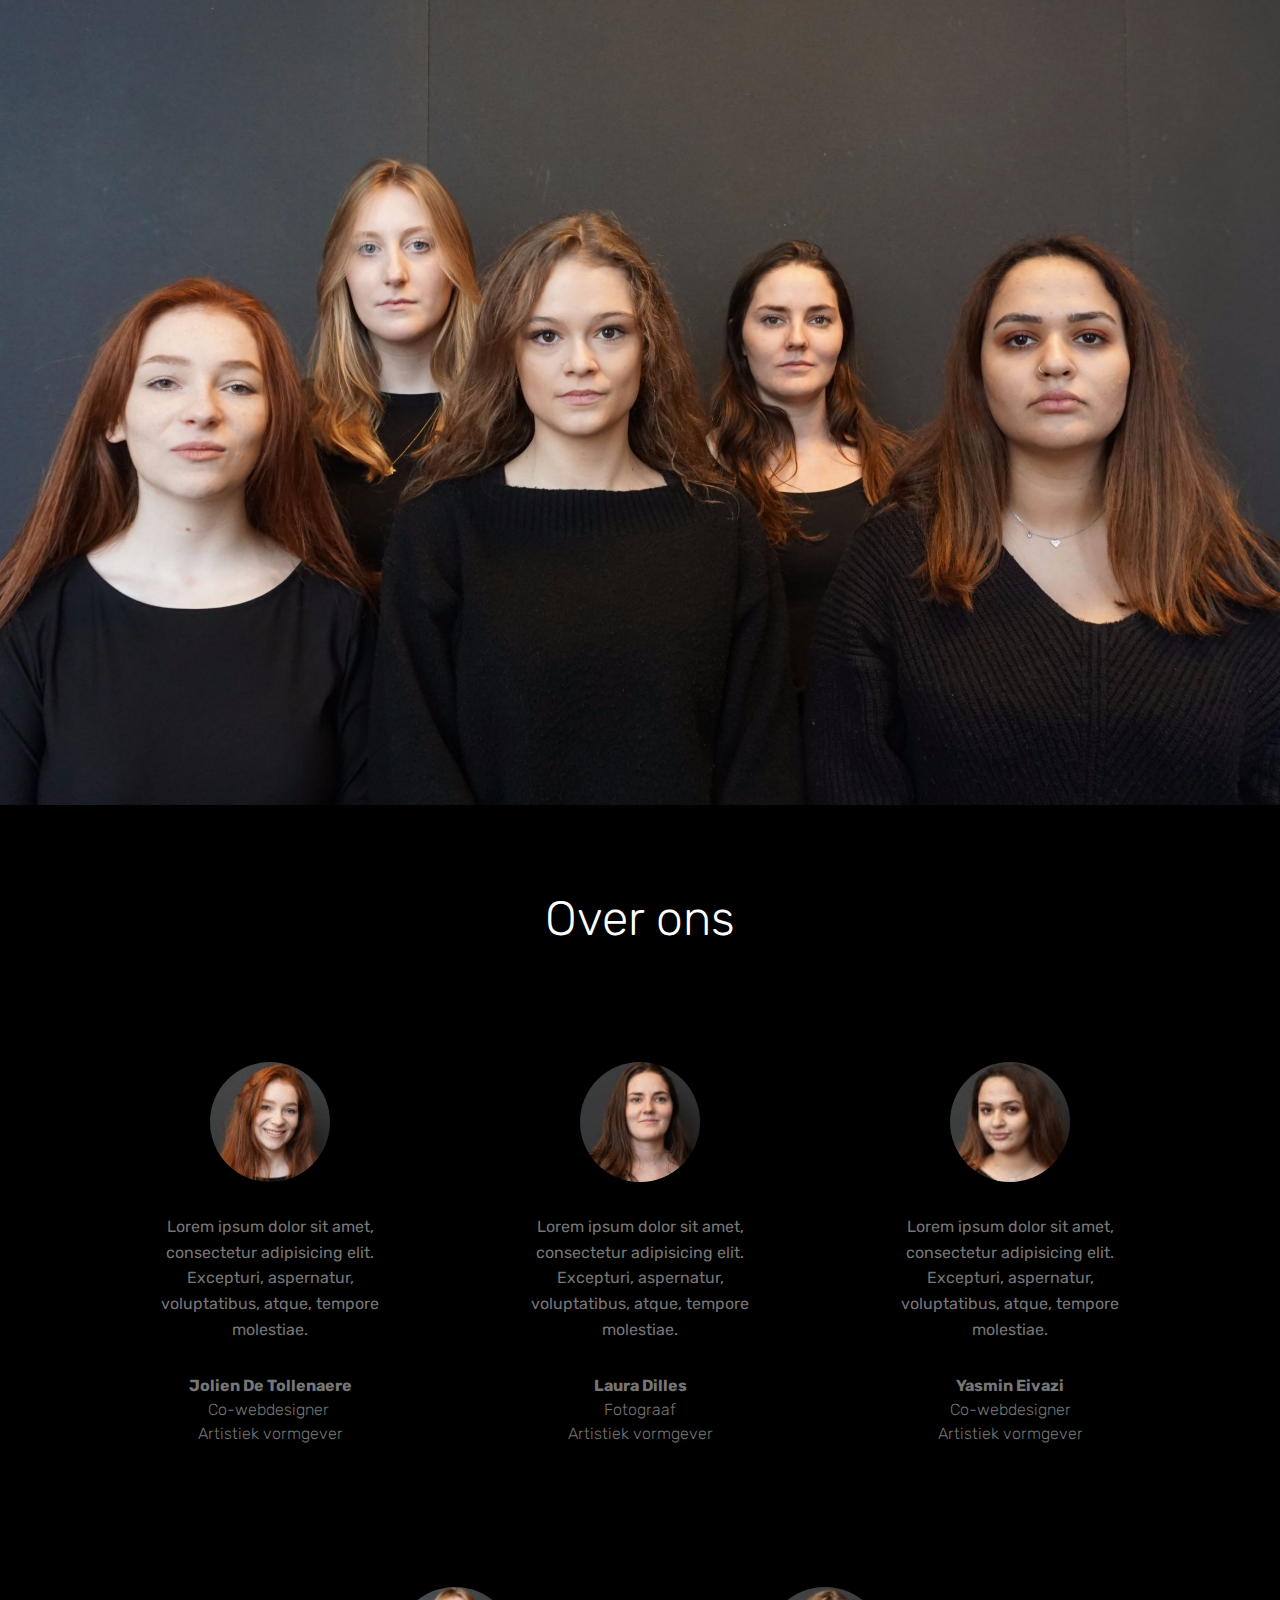
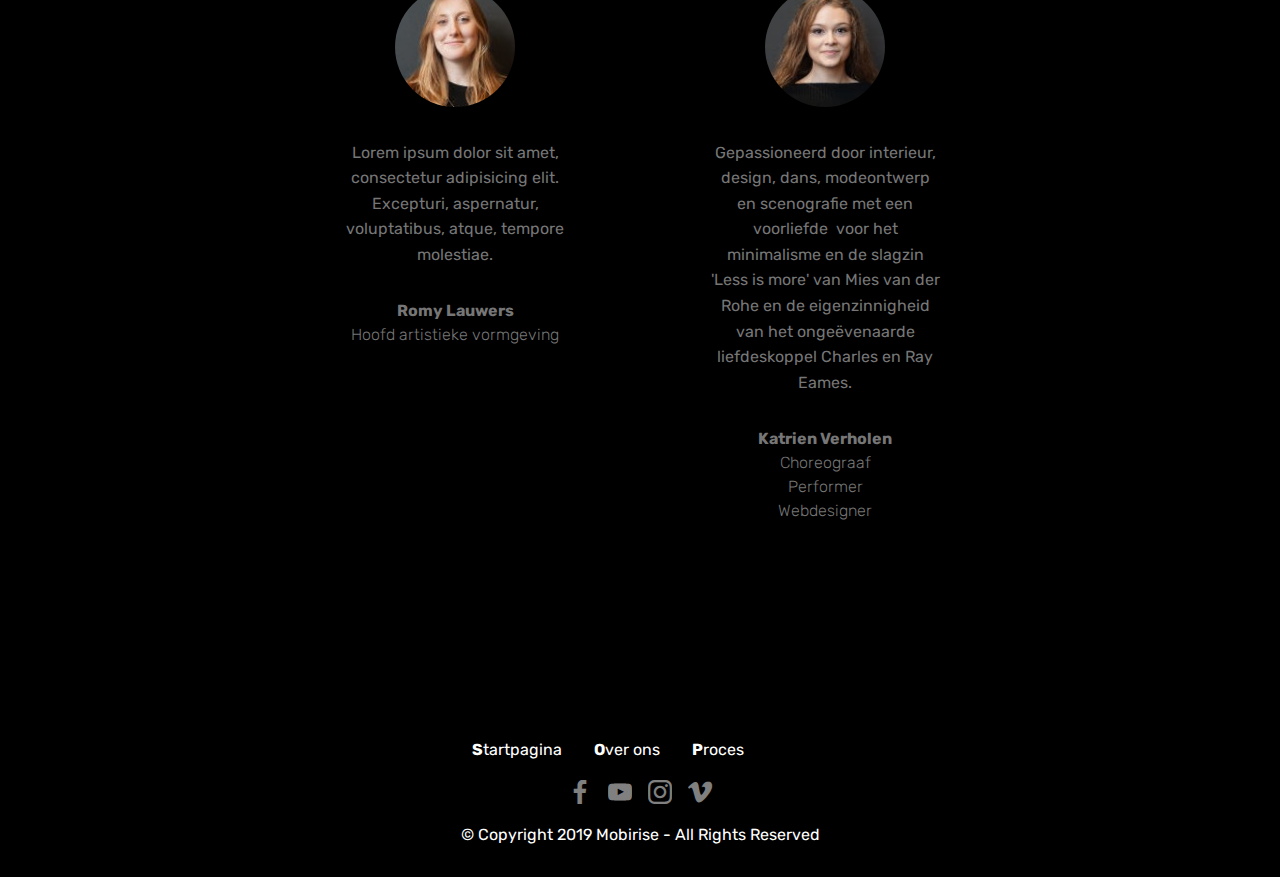
<file: page2.html>
<!DOCTYPE html>
<html  >
<head>
  <!-- Site made with Mobirise Website Builder v4.11.6, https://mobirise.com -->
  <meta charset="UTF-8">
  <meta http-equiv="X-UA-Compatible" content="IE=edge">
  <meta name="generator" content="Mobirise v4.11.6, mobirise.com">
  <meta name="viewport" content="width=device-width, initial-scale=1, minimum-scale=1">
  <link rel="shortcut icon" href="assets/images/m10-logo-intense.2-122x87.png" type="image/x-icon">
  <meta name="description" content="Web Page Builder Description">
  
  <title>over ons</title>
  <link rel="stylesheet" href="assets/bootstrap/css/bootstrap.min.css">
  <link rel="stylesheet" href="assets/bootstrap/css/bootstrap-grid.min.css">
  <link rel="stylesheet" href="assets/bootstrap/css/bootstrap-reboot.min.css">
  <link rel="stylesheet" href="assets/tether/tether.min.css">
  <link rel="stylesheet" href="assets/socicon/css/styles.css">
  <link rel="stylesheet" href="assets/theme/css/style.css">
  <link rel="preload" as="style" href="assets/mobirise/css/mbr-additional.css"><link rel="stylesheet" href="assets/mobirise/css/mbr-additional.css" type="text/css">
  
  
  
</head>
<body>
  <section class="cid-rJRbhw6vaa" id="image2-2d">

    

    <figure class="mbr-figure">
        <div class="image-block" style="width: 100%;">
            <img src="assets/images/dsc03297-3038x2025.jpeg" alt="Mobirise" title="">
            
        </div>
    </figure>
</section>

<section class="engine"><a href="https://mobirise.info/d">free web maker</a></section><section class="testimonials1 cid-rJ8s9MPzHp" id="testimonials1-c">

    

    
    <div class="container">
        <div class="media-container-row">
            <div class="title col-12 align-center">
                <h2 class="pb-3 mbr-fonts-style display-2">
                    Over ons</h2>
                
            </div>
        </div>
    </div>

    <div class="container pt-3 mt-2">
        <div class="media-container-row">
            <div class="mbr-testimonial p-3 align-center col-12 col-md-6 col-lg-4">
                <div class="panel-item p-3">
                    <div class="card-block">
                        <div class="testimonial-photo">
                            <img src="assets/images/dsc02908-240x160.jpeg" alt="" title="">
                        </div>
                        <p class="mbr-text mbr-fonts-style display-7">
                           Lorem ipsum dolor sit amet, consectetur adipisicing elit. Excepturi, aspernatur, voluptatibus, atque, tempore molestiae.
                        </p>
                    </div>
                    <div class="card-footer">
                        <div class="mbr-author-name mbr-bold mbr-fonts-style display-7">
                             Jolien De Tollenaere</div>
                        <small class="mbr-author-desc mbr-italic mbr-light mbr-fonts-style display-7">Co-webdesigner&nbsp;<br>Artistiek vormgever<br></small>
                    </div>
                </div>
            </div>

            <div class="mbr-testimonial p-3 align-center col-12 col-md-6 col-lg-4">
                <div class="panel-item p-3">
                    <div class="card-block">
                        <div class="testimonial-photo">
                            <img src="assets/images/dsc02976-240x160.jpeg" alt="" title="">
                        </div>
                        <p class="mbr-text mbr-fonts-style display-7">
                           Lorem ipsum dolor sit amet, consectetur adipisicing elit. Excepturi, aspernatur, voluptatibus, atque, tempore molestiae.
                        </p>
                    </div>
                    <div class="card-footer">
                        <div class="mbr-author-name mbr-bold mbr-fonts-style display-7">Laura Dilles</div>
                        <small class="mbr-author-desc mbr-italic mbr-light mbr-fonts-style display-7">
                               Fotograaf<br>Artistiek vormgever</small>
                    </div>
                </div>
            </div>

            <div class="mbr-testimonial p-3 align-center col-12 col-md-6 col-lg-4">
                <div class="panel-item p-3">
                    <div class="card-block">
                        <div class="testimonial-photo">
                            <img src="assets/images/dsc03061-1-240x160.jpeg" alt="" title="">
                        </div>
                        <p class="mbr-text mbr-fonts-style display-7">
                           Lorem ipsum dolor sit amet, consectetur adipisicing elit. Excepturi, aspernatur, voluptatibus, atque, tempore molestiae.
                        </p>
                    </div>
                    <div class="card-footer">
                        <div class="mbr-author-name mbr-bold mbr-fonts-style display-7">Yasmin Eivazi</div>
                        <small class="mbr-author-desc mbr-italic mbr-light mbr-fonts-style display-7">
                               Co-webdesigner<br>Artistiek vormgever<br></small>
                    </div>
                </div>
            </div>

            <div class="mbr-testimonial p-3 align-center col-12 col-md-6 col-lg-4">
                <div class="panel-item p-3">
                    <div class="card-block">
                        <div class="testimonial-photo">
                            <img src="assets/images/dsc03411-2-240x160.jpeg" alt="" title="">
                        </div>
                        <p class="mbr-text mbr-fonts-style display-7">
                           Lorem ipsum dolor sit amet, consectetur adipisicing elit. Excepturi, aspernatur, voluptatibus, atque, tempore molestiae.
                        </p>
                    </div>
                    <div class="card-footer">
                        <div class="mbr-author-name mbr-bold mbr-fonts-style display-7">Romy Lauwers</div>
                        <small class="mbr-author-desc mbr-italic mbr-light mbr-fonts-style display-7">Hoofd artistieke vormgeving<br><br></small>
                    </div>
                </div>
            </div>

            <div class="mbr-testimonial p-3 align-center col-12 col-md-6 col-lg-4">
                <div class="panel-item p-3">
                    <div class="card-block">
                        <div class="testimonial-photo">
                            <img src="assets/images/1f128789-dc76-44cd-8448-051a539e7f76-2-240x160.jpeg" alt="" title="">
                        </div>
                        <p class="mbr-text mbr-fonts-style display-7">
                           Gepassioneerd door interieur, design, dans, modeontwerp en scenografie met een voorliefde &nbsp;voor het minimalisme en de slagzin 'Less is more' van Mies van der Rohe en de eigenzinnigheid van het ongeëvenaarde liefdeskoppel Charles en Ray Eames.
                        </p>
                    </div>
                    <div class="card-footer">
                        <div class="mbr-author-name mbr-bold mbr-fonts-style display-7">Katrien Verholen</div>
                        <small class="mbr-author-desc mbr-italic mbr-light mbr-fonts-style display-7">
                               Choreograaf<br>Performer<br>Webdesigner<br><br></small>
                    </div>
                </div>
            </div>

            
        </div>
    </div>   
</section>

<section once="footers" class="cid-rJcr6hrGQt" id="footer7-h">

    

    

    <div class="container">
        <div class="media-container-row align-center mbr-white">
            <div class="row row-links">
                <ul class="foot-menu">
                    
                    
                    
                    
                    
                <li class="foot-menu-item mbr-fonts-style display-7">
                        <a class="text-white mbr-bold" href="#" target="_blank">S</a>tartpagina
                    </li><li class="foot-menu-item mbr-fonts-style display-7">
                        <a class="text-white mbr-bold" href="#" target="_blank">O</a>ver ons
                    </li><li class="foot-menu-item mbr-fonts-style display-7">
                        <a class="text-white mbr-bold" href="#" target="_blank">P</a>roces
                    </li><li class="foot-menu-item mbr-fonts-style display-7"></li><li class="foot-menu-item mbr-fonts-style display-7"></li></ul>
            </div>
            <div class="row social-row">
                <div class="social-list align-right pb-2">
                    
                    
                    
                    
                    
                    
                <div class="soc-item">
                        <a href="https://twitter.com/mobirise" target="_blank">
                            <span class="mbr-iconfont mbr-iconfont-social socicon-twitter socicon" style="color: rgb(0, 0, 0); fill: rgb(0, 0, 0);"></span>
                        </a>
                    </div><div class="soc-item">
                        <a href="https://www.facebook.com/pages/Mobirise/1616226671953247" target="_blank">
                            <span class="socicon-facebook socicon mbr-iconfont mbr-iconfont-social"></span>
                        </a>
                    </div><div class="soc-item">
                        <a href="https://www.youtube.com/c/mobirise" target="_blank">
                            <span class="socicon-youtube socicon mbr-iconfont mbr-iconfont-social"></span>
                        </a>
                    </div><div class="soc-item">
                        <a href="https://instagram.com/mobirise" target="_blank">
                            <span class="socicon-instagram socicon mbr-iconfont mbr-iconfont-social"></span>
                        </a>
                    </div><div class="soc-item">
                        <a href="https://plus.google.com/u/0/+Mobirise" target="_blank">
                            <span class="mbr-iconfont mbr-iconfont-social socicon-vimeo socicon" style="color: rgb(255, 255, 255); fill: rgb(255, 255, 255);"></span>
                        </a>
                    </div><div class="soc-item">
                        <a href="https://www.behance.net/Mobirise" target="_blank">
                            <span class="mbr-iconfont mbr-iconfont-social socicon-behance socicon" style="color: rgb(0, 0, 0); fill: rgb(0, 0, 0);"></span>
                        </a>
                    </div></div>
            </div>
            <div class="row row-copirayt">
                <p class="mbr-text mb-0 mbr-fonts-style mbr-white align-center display-7">
                    © Copyright 2019 Mobirise - All Rights Reserved
                </p>
            </div>
        </div>
    </div>
</section>


  <script src="assets/web/assets/jquery/jquery.min.js"></script>
  <script src="assets/popper/popper.min.js"></script>
  <script src="assets/bootstrap/js/bootstrap.min.js"></script>
  <script src="assets/tether/tether.min.js"></script>
  <script src="assets/smoothscroll/smooth-scroll.js"></script>
  <script src="assets/theme/js/script.js"></script>
  
  
</body>
</html>
</file>
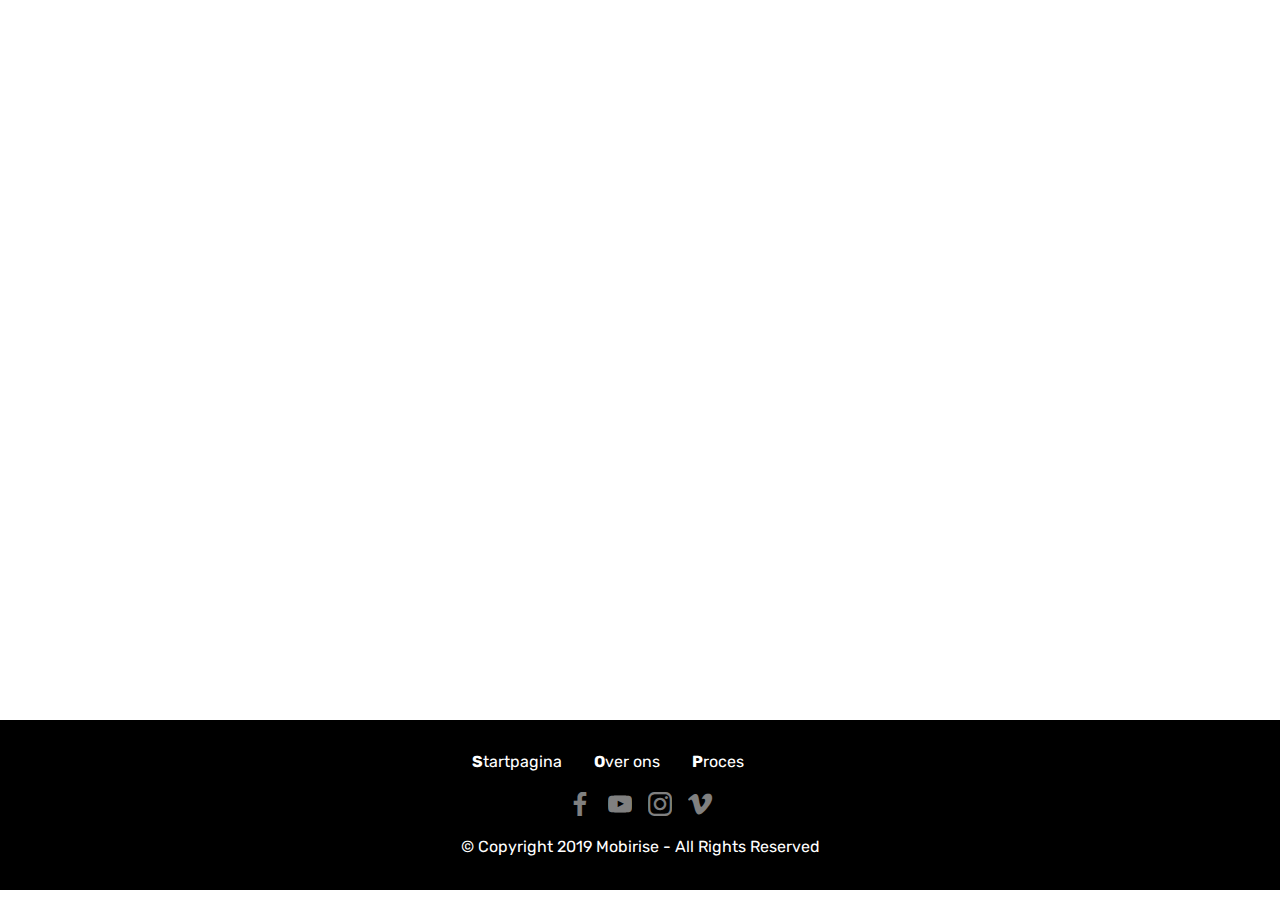
<file: page3.html>
<!DOCTYPE html>
<html  >
<head>
  <!-- Site made with Mobirise Website Builder v4.11.6, https://mobirise.com -->
  <meta charset="UTF-8">
  <meta http-equiv="X-UA-Compatible" content="IE=edge">
  <meta name="generator" content="Mobirise v4.11.6, mobirise.com">
  <meta name="viewport" content="width=device-width, initial-scale=1, minimum-scale=1">
  <link rel="shortcut icon" href="assets/images/m10-logo-intense.2-122x87.png" type="image/x-icon">
  <meta name="description" content="Site Maker Description">
  
  <title>intense</title>
  <link rel="stylesheet" href="assets/bootstrap/css/bootstrap.min.css">
  <link rel="stylesheet" href="assets/bootstrap/css/bootstrap-grid.min.css">
  <link rel="stylesheet" href="assets/bootstrap/css/bootstrap-reboot.min.css">
  <link rel="stylesheet" href="assets/tether/tether.min.css">
  <link rel="stylesheet" href="assets/socicon/css/styles.css">
  <link rel="stylesheet" href="assets/theme/css/style.css">
  <link rel="preload" as="style" href="assets/mobirise/css/mbr-additional.css"><link rel="stylesheet" href="assets/mobirise/css/mbr-additional.css" type="text/css">
  
  
  
</head>
<body>
  <section class="cid-rJcx5kBndG" id="video2-k">

    
    
    <figure class="mbr-figure align-center">
        <div class="video-block" style="width: 100%;">
            <div><iframe class="mbr-embedded-video" src="https://www.youtube.com/embed/uNCr7NdOJgw?rel=0&amp;amp;showinfo=0&amp;autoplay=0&amp;loop=0" width="1280" height="720" frameborder="0" allowfullscreen></iframe></div>
        </div>
    </figure>
</section>

<section class="engine"><a href="https://mobirise.info/y">free html web templates</a></section><section once="footers" class="cid-rJcr6hrGQt" id="footer7-j">

    

    

    <div class="container">
        <div class="media-container-row align-center mbr-white">
            <div class="row row-links">
                <ul class="foot-menu">
                    
                    
                    
                    
                    
                <li class="foot-menu-item mbr-fonts-style display-7">
                        <a class="text-white mbr-bold" href="#" target="_blank">S</a>tartpagina
                    </li><li class="foot-menu-item mbr-fonts-style display-7">
                        <a class="text-white mbr-bold" href="#" target="_blank">O</a>ver ons
                    </li><li class="foot-menu-item mbr-fonts-style display-7">
                        <a class="text-white mbr-bold" href="#" target="_blank">P</a>roces
                    </li><li class="foot-menu-item mbr-fonts-style display-7"></li><li class="foot-menu-item mbr-fonts-style display-7"></li></ul>
            </div>
            <div class="row social-row">
                <div class="social-list align-right pb-2">
                    
                    
                    
                    
                    
                    
                <div class="soc-item">
                        <a href="https://twitter.com/mobirise" target="_blank">
                            <span class="mbr-iconfont mbr-iconfont-social socicon-twitter socicon" style="color: rgb(0, 0, 0); fill: rgb(0, 0, 0);"></span>
                        </a>
                    </div><div class="soc-item">
                        <a href="https://www.facebook.com/pages/Mobirise/1616226671953247" target="_blank">
                            <span class="socicon-facebook socicon mbr-iconfont mbr-iconfont-social"></span>
                        </a>
                    </div><div class="soc-item">
                        <a href="https://www.youtube.com/c/mobirise" target="_blank">
                            <span class="socicon-youtube socicon mbr-iconfont mbr-iconfont-social"></span>
                        </a>
                    </div><div class="soc-item">
                        <a href="https://instagram.com/mobirise" target="_blank">
                            <span class="socicon-instagram socicon mbr-iconfont mbr-iconfont-social"></span>
                        </a>
                    </div><div class="soc-item">
                        <a href="https://plus.google.com/u/0/+Mobirise" target="_blank">
                            <span class="mbr-iconfont mbr-iconfont-social socicon-vimeo socicon" style="color: rgb(255, 255, 255); fill: rgb(255, 255, 255);"></span>
                        </a>
                    </div><div class="soc-item">
                        <a href="https://www.behance.net/Mobirise" target="_blank">
                            <span class="mbr-iconfont mbr-iconfont-social socicon-behance socicon" style="color: rgb(0, 0, 0); fill: rgb(0, 0, 0);"></span>
                        </a>
                    </div></div>
            </div>
            <div class="row row-copirayt">
                <p class="mbr-text mb-0 mbr-fonts-style mbr-white align-center display-7">
                    © Copyright 2019 Mobirise - All Rights Reserved
                </p>
            </div>
        </div>
    </div>
</section>


  <script src="assets/web/assets/jquery/jquery.min.js"></script>
  <script src="assets/popper/popper.min.js"></script>
  <script src="assets/bootstrap/js/bootstrap.min.js"></script>
  <script src="assets/tether/tether.min.js"></script>
  <script src="assets/smoothscroll/smooth-scroll.js"></script>
  <script src="assets/theme/js/script.js"></script>
  
  
</body>
</html>
</file>
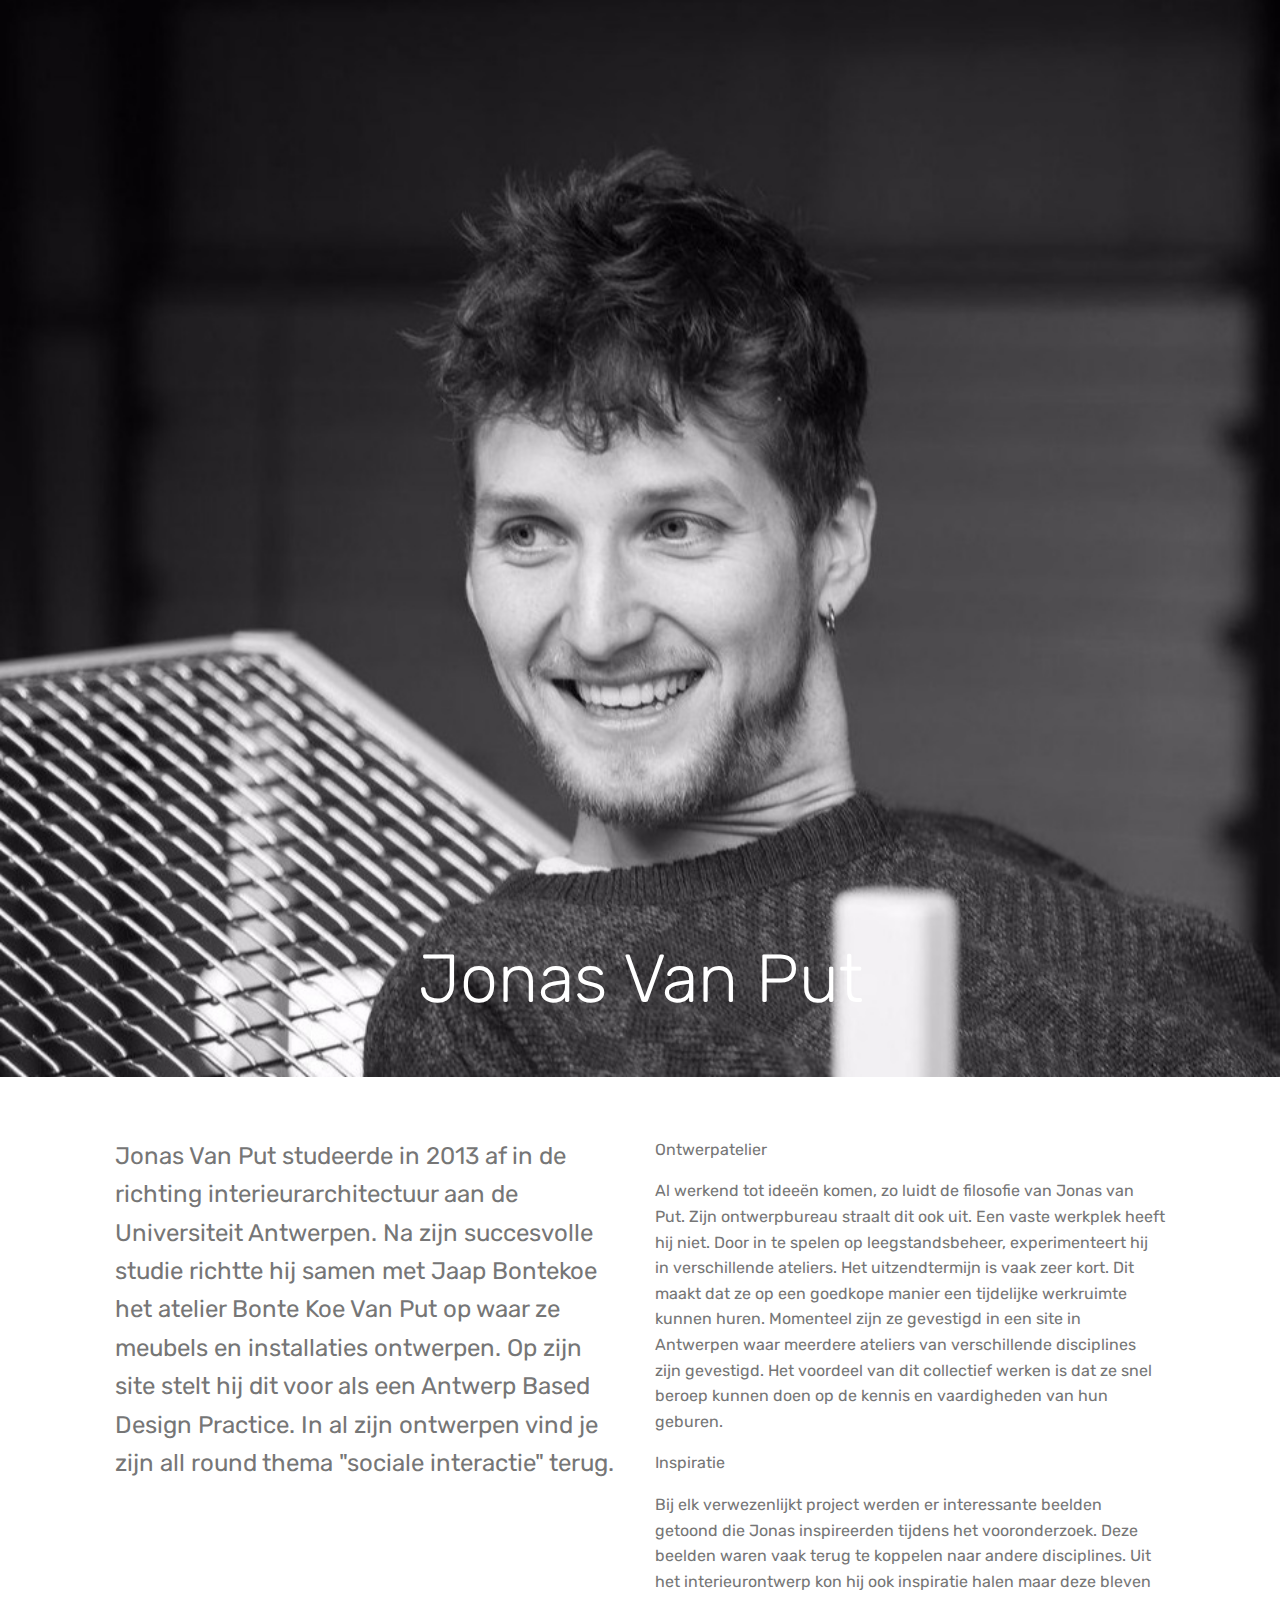
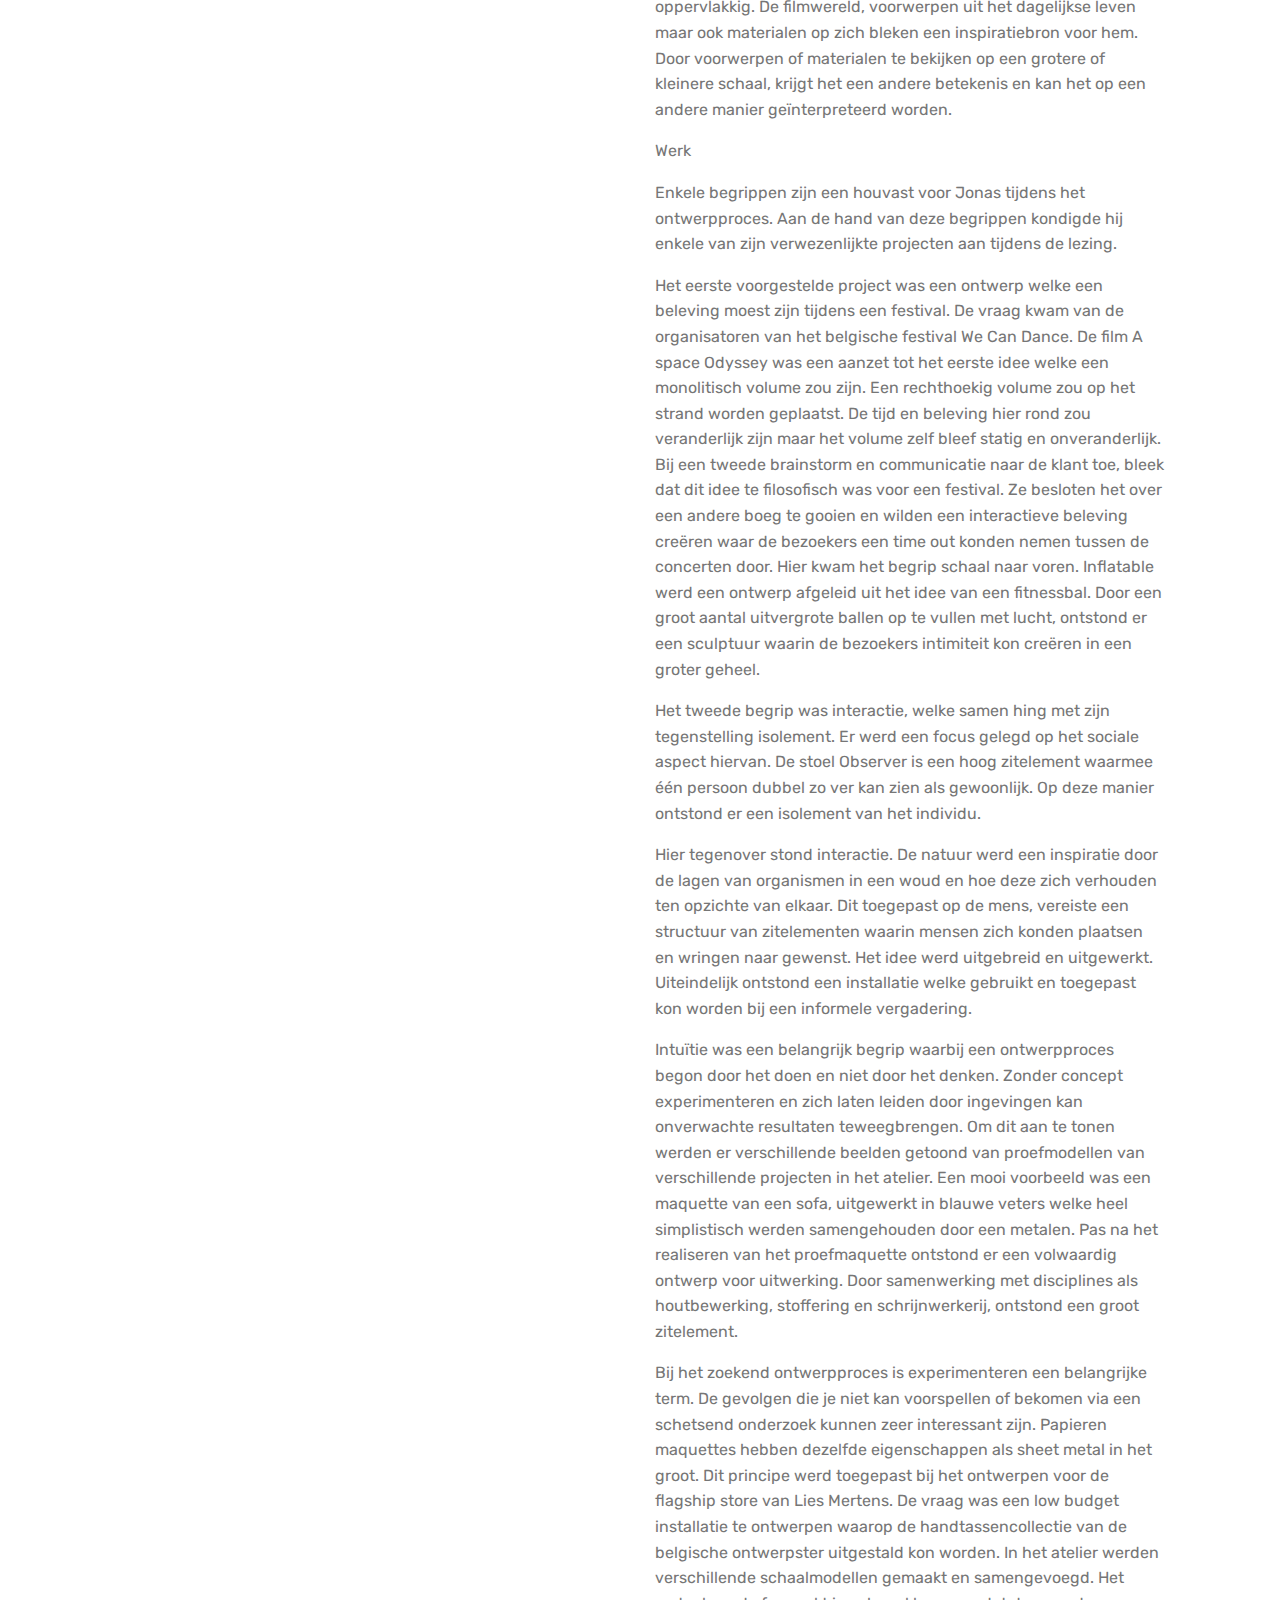
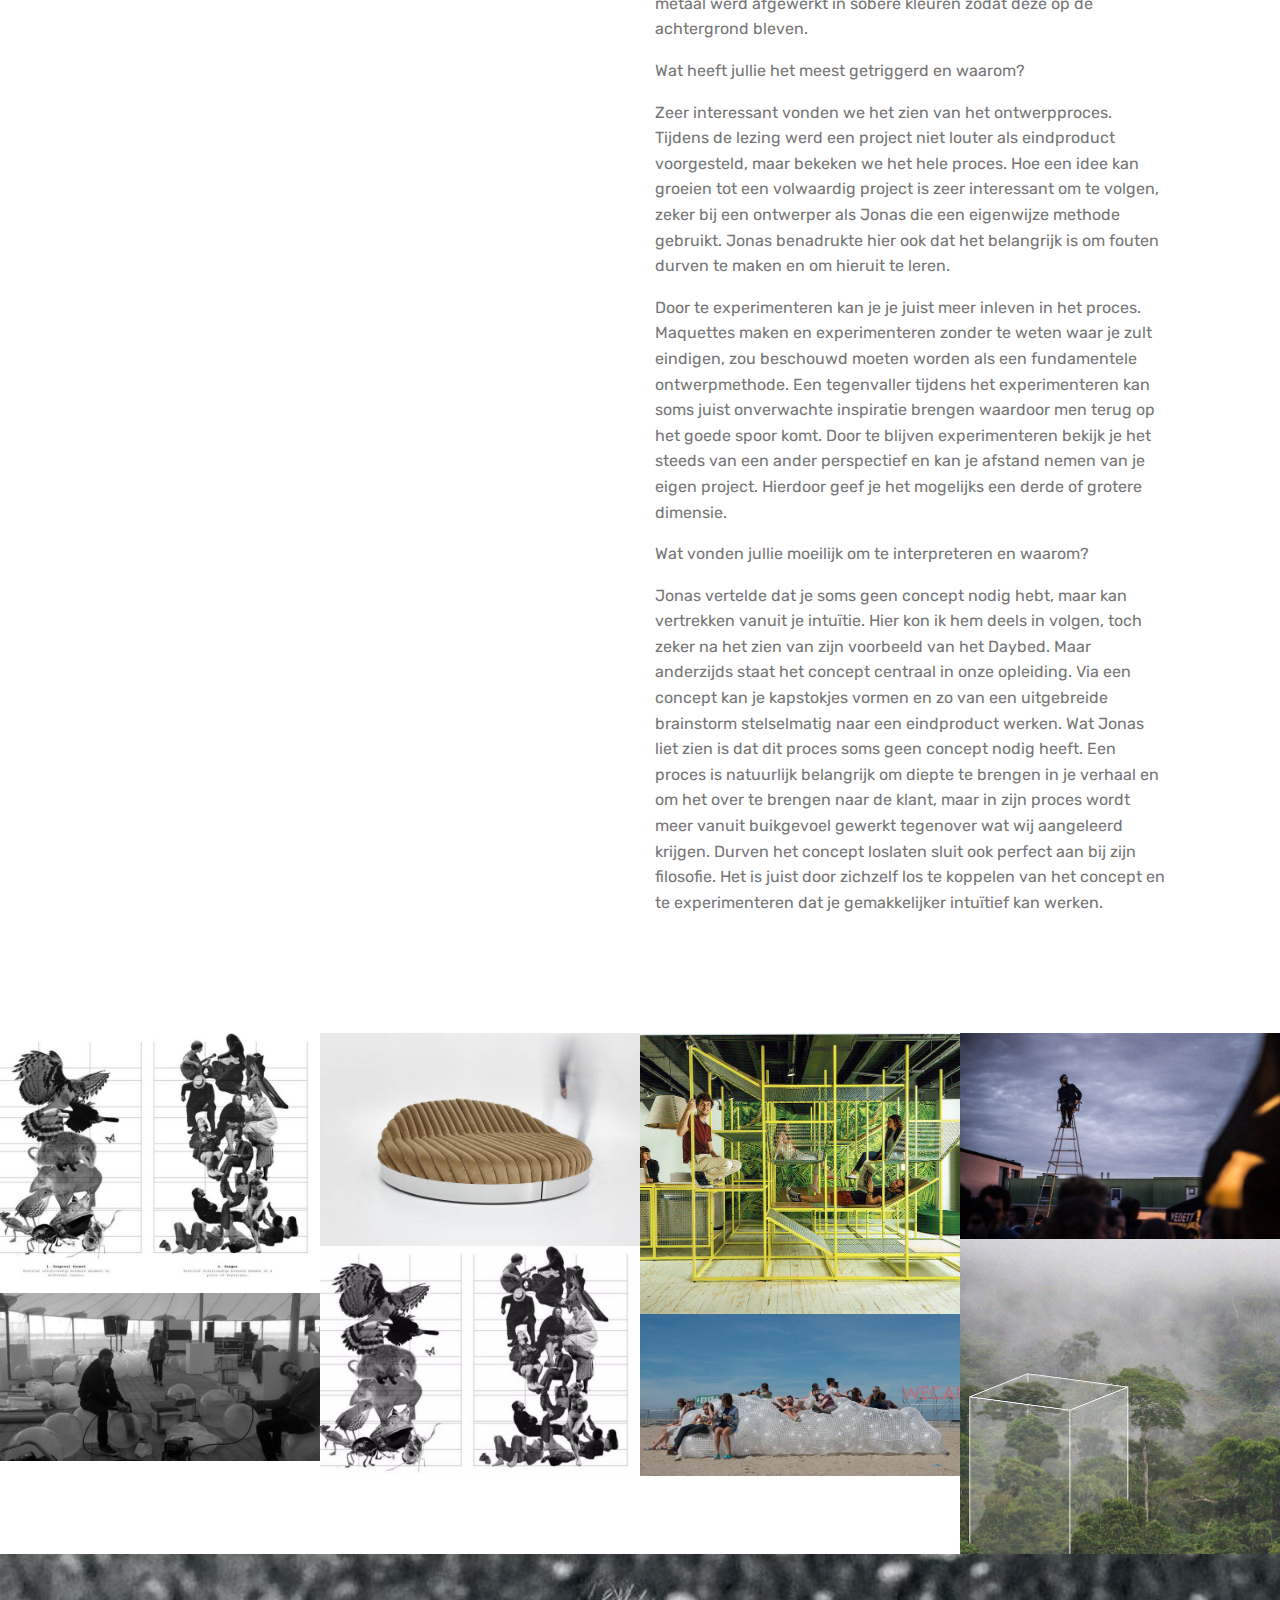
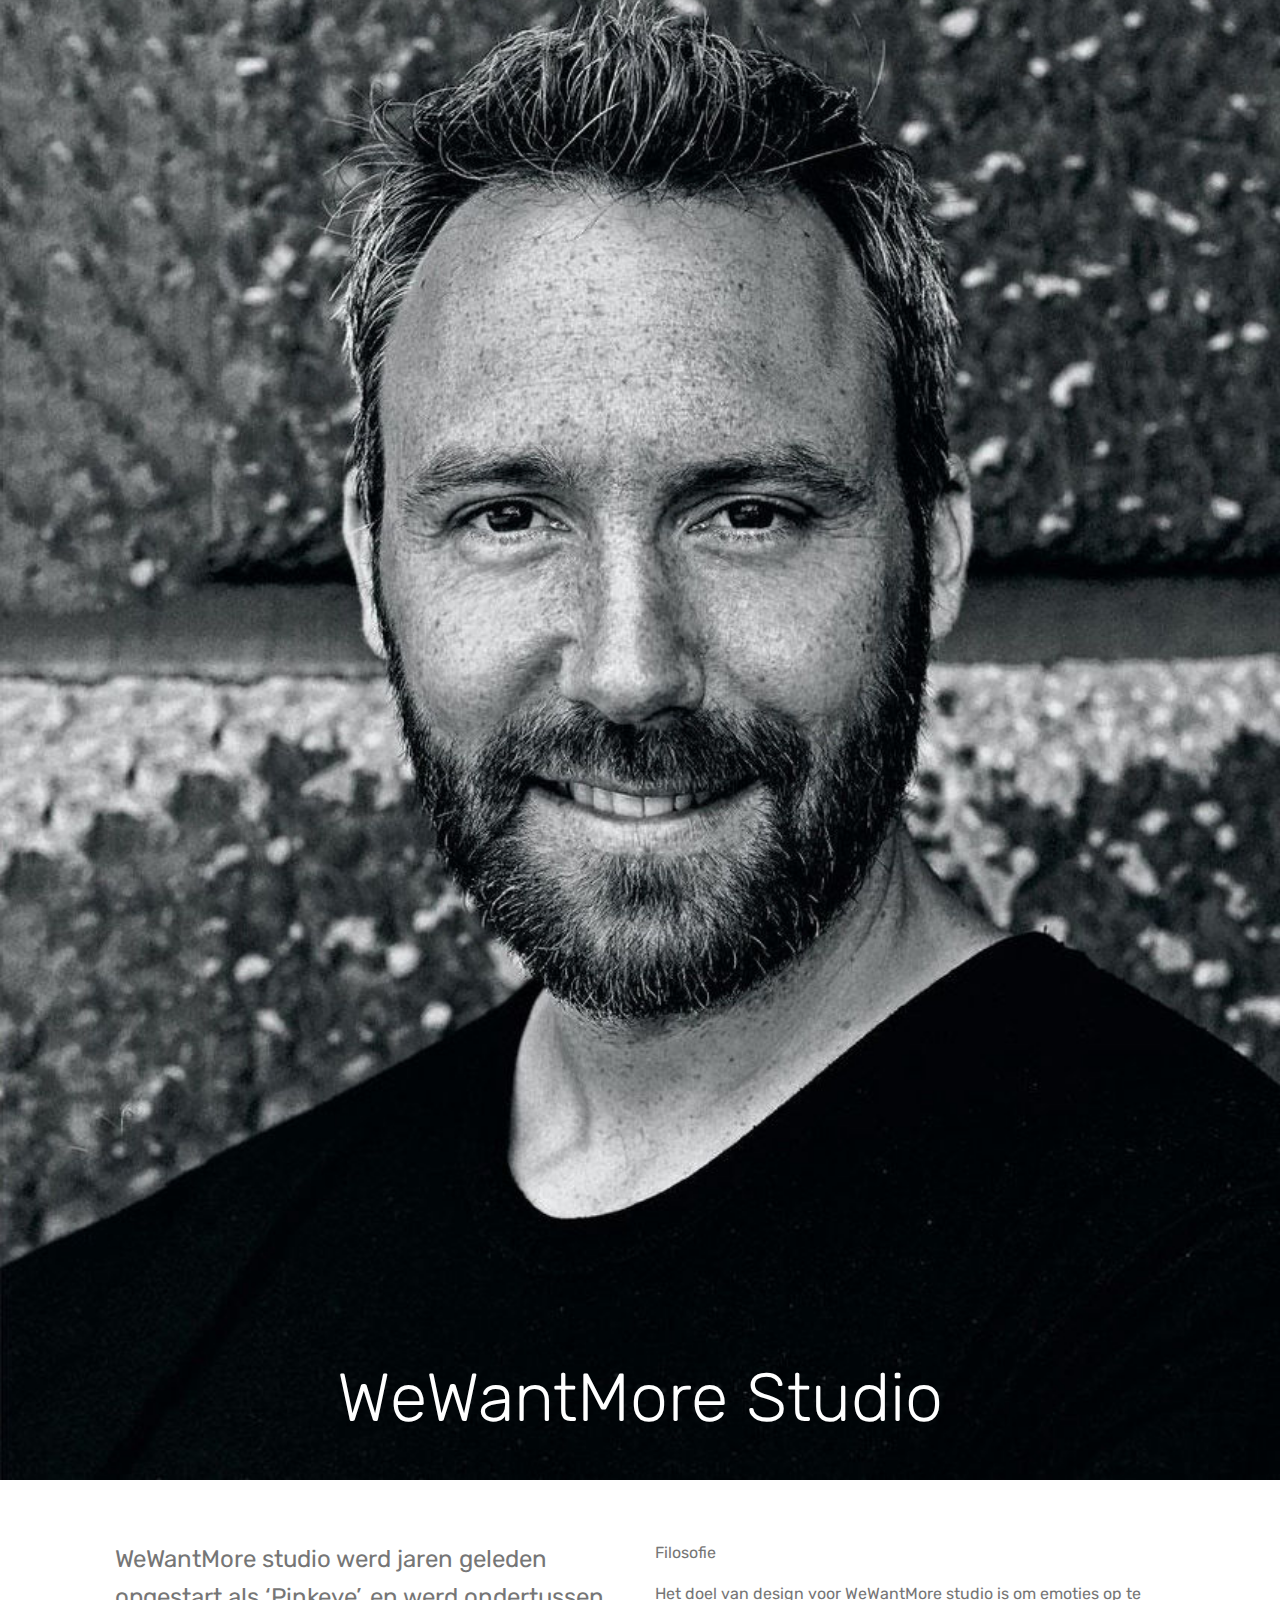
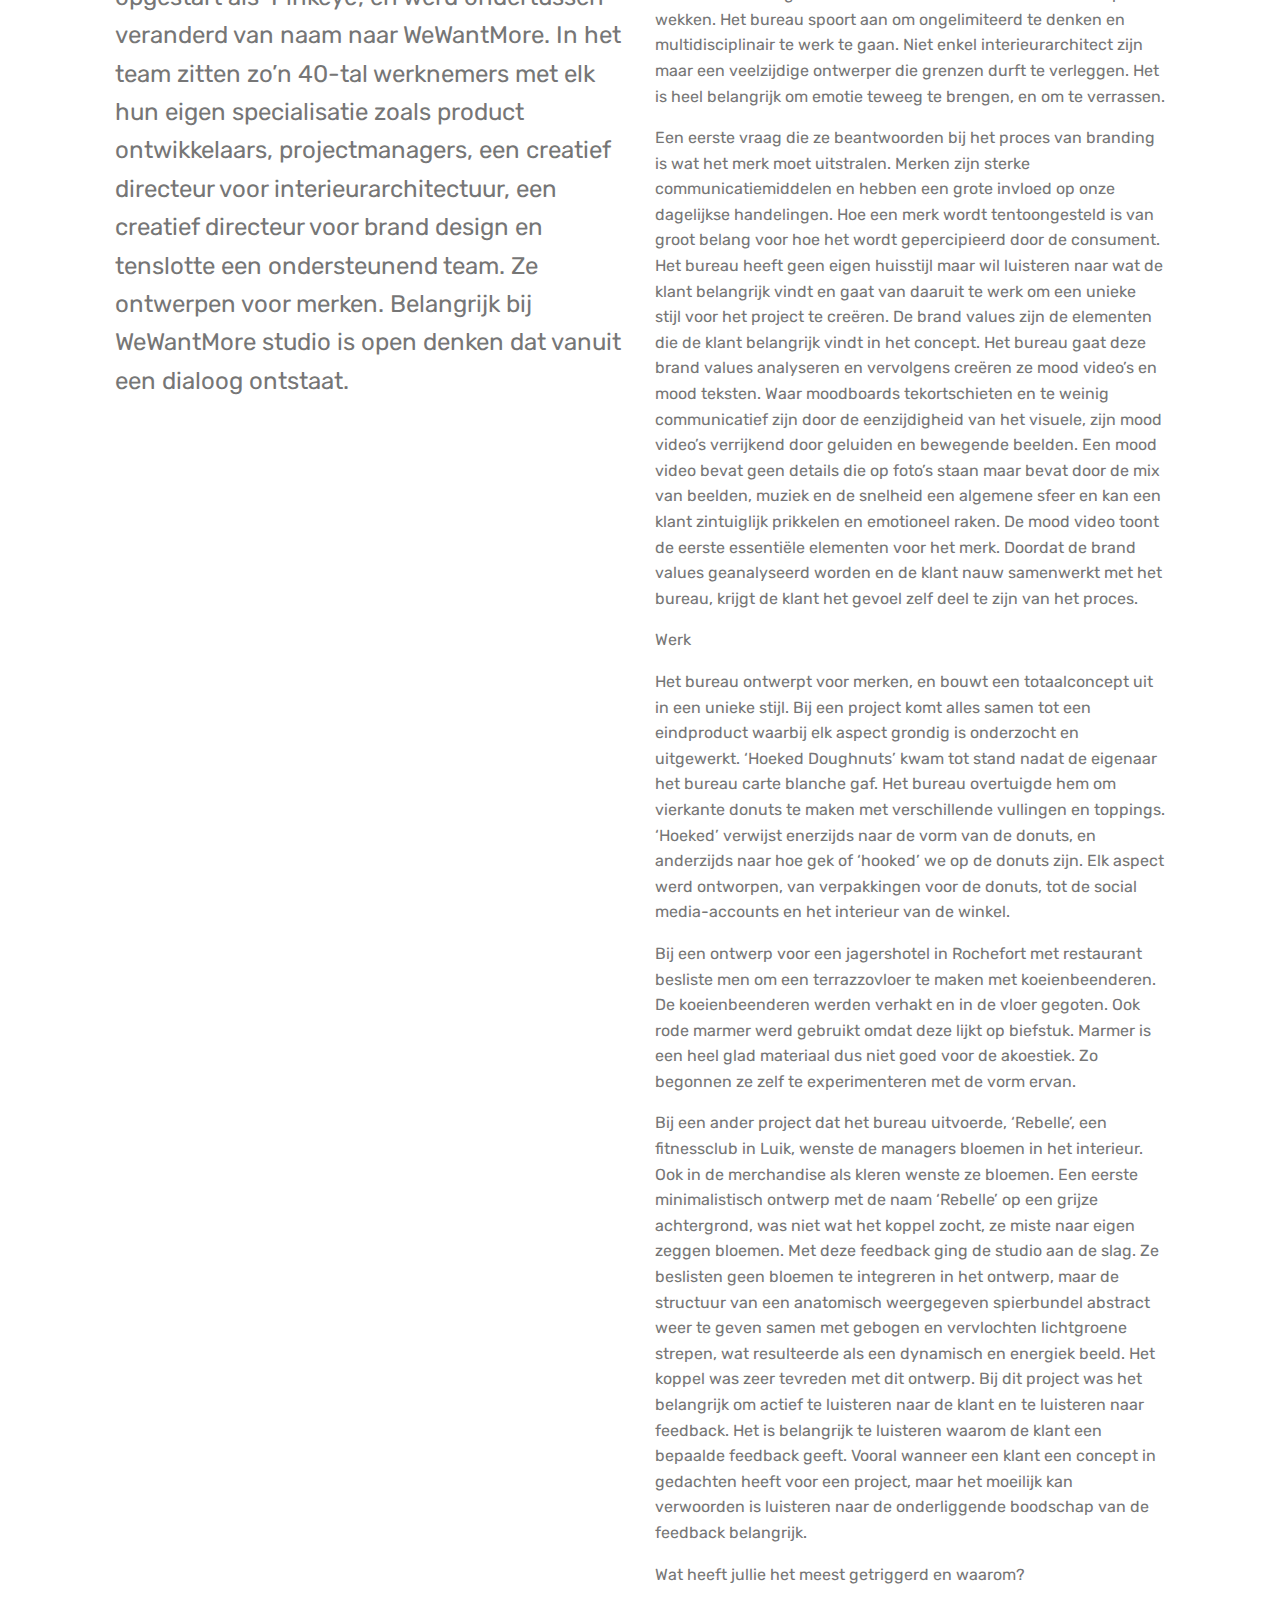
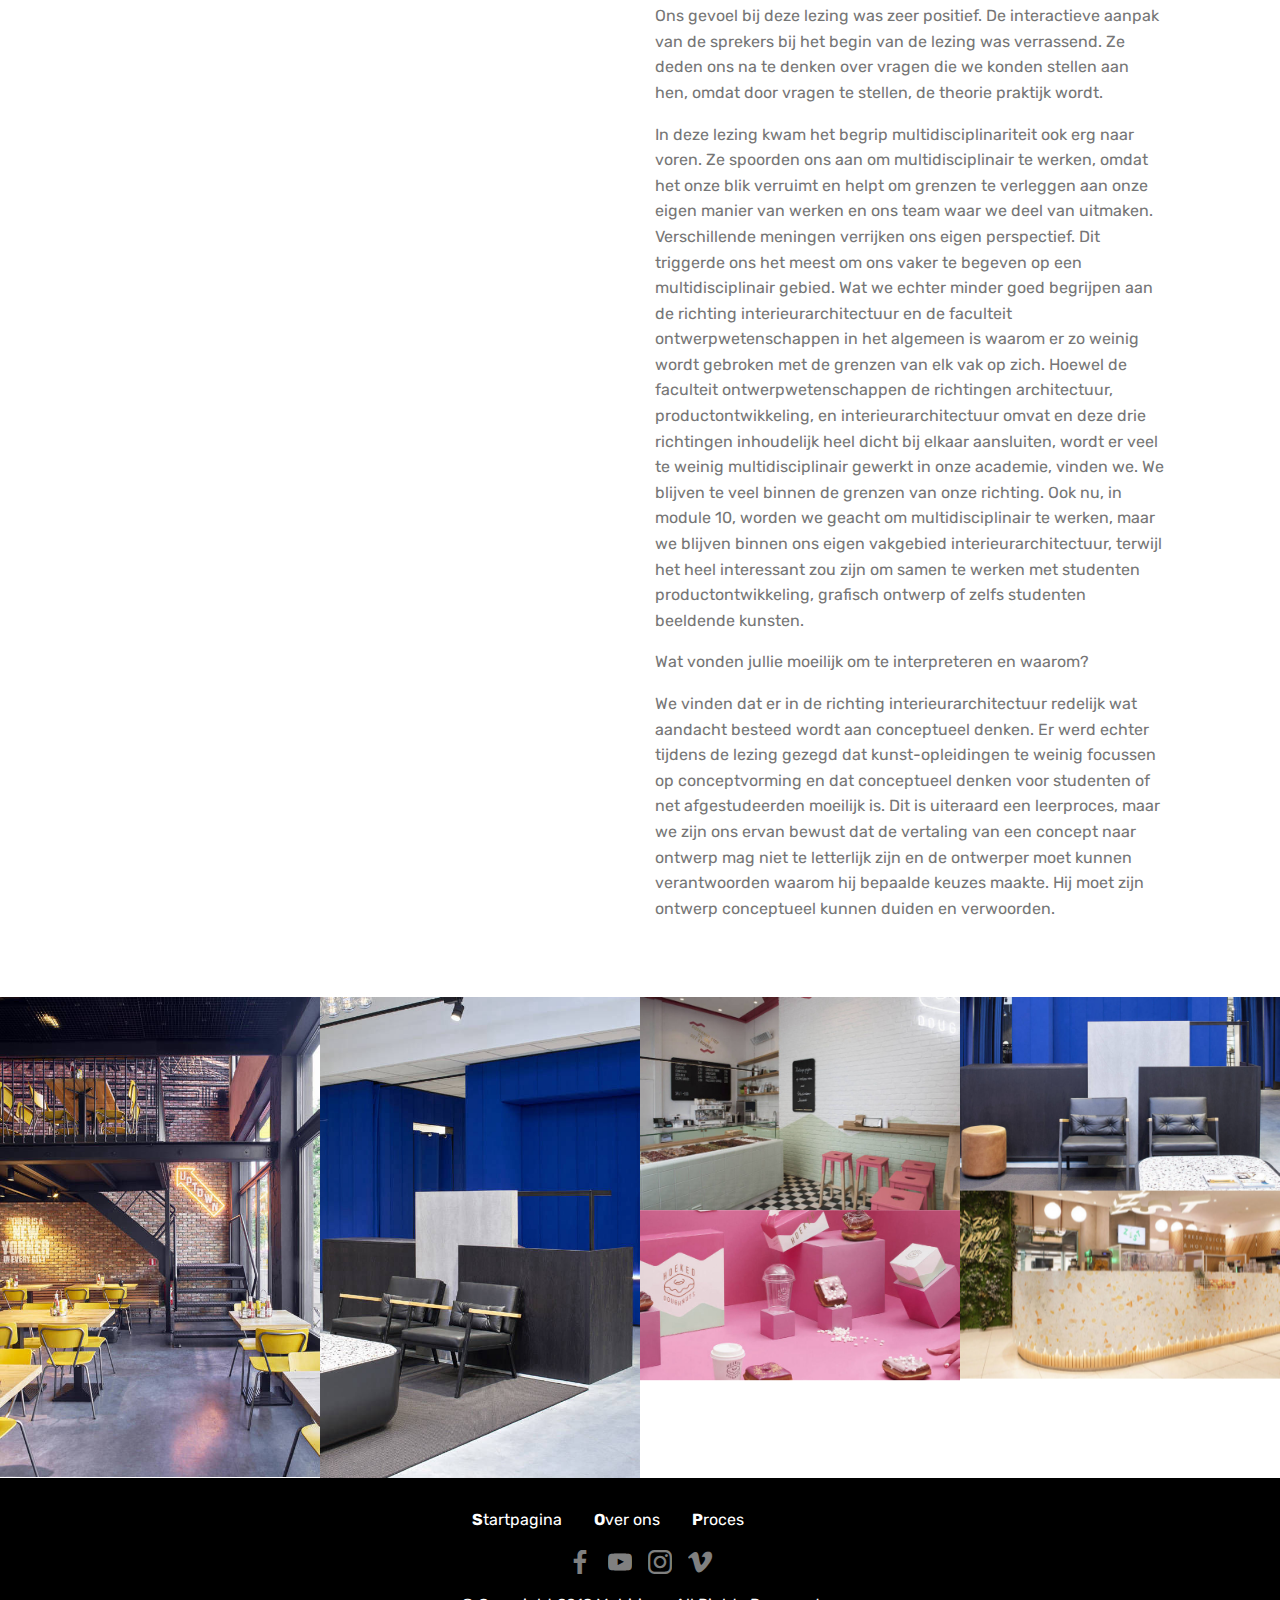
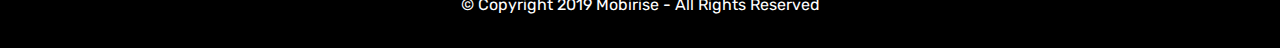
<file: page4.html>
<!DOCTYPE html>
<html  >
<head>
  <!-- Site made with Mobirise Website Builder v4.11.6, https://mobirise.com -->
  <meta charset="UTF-8">
  <meta http-equiv="X-UA-Compatible" content="IE=edge">
  <meta name="generator" content="Mobirise v4.11.6, mobirise.com">
  <meta name="viewport" content="width=device-width, initial-scale=1, minimum-scale=1">
  <link rel="shortcut icon" href="assets/images/m10-logo-intense.2-122x87.png" type="image/x-icon">
  <meta name="description" content="Website Creator Description">
  
  <title>katern a</title>
  <link rel="stylesheet" href="assets/web/assets/mobirise-icons/mobirise-icons.css">
  <link rel="stylesheet" href="assets/bootstrap/css/bootstrap.min.css">
  <link rel="stylesheet" href="assets/bootstrap/css/bootstrap-grid.min.css">
  <link rel="stylesheet" href="assets/bootstrap/css/bootstrap-reboot.min.css">
  <link rel="stylesheet" href="assets/socicon/css/styles.css">
  <link rel="stylesheet" href="assets/tether/tether.min.css">
  <link rel="stylesheet" href="assets/theme/css/style.css">
  <link rel="stylesheet" href="assets/gallery/style.css">
  <link rel="preload" as="style" href="assets/mobirise/css/mbr-additional.css"><link rel="stylesheet" href="assets/mobirise/css/mbr-additional.css" type="text/css">
  
  
  
</head>
<body>
  <section class="cid-rJHkvERuHL" id="image2-o">

    

    <figure class="mbr-figure">
        <div class="image-block" style="width: 100%;">
            <img src="assets/images/jonas-3-1500x1001.jpeg" alt="Mobirise" title="">
            <figcaption class="mbr-figure-caption mbr-figure-caption-over">
                <div class="pb-5 px-3 mbr-white align-center mbr-fonts-style display-1"><p>Jonas Van Put</p></div>
            </figcaption>
        </div>
    </figure>
</section>

<section class="engine"><a href="https://mobirise.info/o">portfolio website templates</a></section><section class="mbr-section article content3 cid-rJHkAtWGhT" id="content3-p">
      
     

    <div class="container">
        <div class="media-container-row">
            <div class="row col-12 col-md-12">
                <div class="col-12 mbr-text mbr-fonts-style col-md-6 display-5">
                     <p>Jonas Van Put studeerde in 2013 af in de richting interieurarchitectuur aan de Universiteit Antwerpen. Na zijn succesvolle studie richtte hij samen met Jaap Bontekoe het atelier Bonte Koe Van Put op waar ze meubels en installaties ontwerpen. Op zijn site stelt hij dit voor als een Antwerp Based Design Practice. In al zijn ontwerpen vind je zijn all round thema "sociale interactie" terug.
</p><p><br></p>
                </div>
                <div class="col-12 mbr-text mbr-fonts-style display-7 col-md-6">
                     <p>Ontwerpatelier
</p><p>Al werkend tot ideeën komen, zo luidt de filosofie van Jonas van Put. Zijn ontwerpbureau straalt dit ook uit. Een vaste werkplek heeft hij niet. Door in te spelen op leegstandsbeheer, experimenteert hij in verschillende ateliers. Het uitzendtermijn is vaak zeer kort. Dit maakt dat ze op een goedkope manier een tijdelijke werkruimte kunnen huren. Momenteel zijn ze gevestigd in een site in Antwerpen waar meerdere ateliers van verschillende disciplines zijn gevestigd. Het voordeel van dit collectief werken is dat ze snel beroep kunnen doen op de kennis en vaardigheden van hun geburen. 
</p><p>
</p><p>Inspiratie
</p><p>Bij elk verwezenlijkt project werden er interessante beelden getoond die Jonas inspireerden tijdens het vooronderzoek. Deze beelden waren vaak terug te koppelen naar andere disciplines. Uit het interieurontwerp kon hij ook inspiratie halen maar deze bleven oppervlakkig. De filmwereld, voorwerpen uit het dagelijkse leven maar ook materialen op zich bleken een inspiratiebron voor hem. Door voorwerpen of materialen te bekijken op een grotere of kleinere schaal, krijgt het een andere betekenis en kan het op een andere manier geïnterpreteerd worden. 
</p><p>Werk
</p><p>Enkele begrippen zijn een houvast voor Jonas tijdens het ontwerpproces. Aan de hand van deze begrippen kondigde hij enkele van zijn verwezenlijkte projecten aan tijdens de lezing. 
</p><p>Het eerste voorgestelde project was een ontwerp welke een beleving moest zijn tijdens een festival. De vraag kwam van de organisatoren van het belgische festival We Can Dance. De film A space Odyssey was een aanzet tot het eerste idee welke een monolitisch volume zou zijn. Een rechthoekig volume zou op het strand worden geplaatst. De tijd en beleving hier rond zou veranderlijk zijn maar het volume zelf bleef statig en onveranderlijk. Bij een tweede brainstorm en communicatie naar de klant toe, bleek dat dit idee te filosofisch was voor een festival. Ze besloten het over een andere boeg te gooien en wilden een interactieve beleving creëren waar de bezoekers een time out konden nemen tussen de concerten door. Hier kwam het begrip schaal naar voren. Inflatable werd een ontwerp afgeleid uit het idee van een fitnessbal. Door een groot aantal uitvergrote ballen op te vullen met lucht, ontstond er een sculptuur waarin de bezoekers intimiteit kon creëren in een groter geheel.
</p><p>Het tweede begrip was interactie, welke samen hing met zijn tegenstelling isolement. Er werd een focus gelegd op het sociale aspect hiervan. De stoel Observer is een hoog zitelement waarmee één persoon dubbel zo ver kan zien als gewoonlijk. Op deze manier ontstond er een isolement van het individu.
</p><p>Hier tegenover stond interactie. De natuur werd een inspiratie door de lagen van organismen in een woud en hoe deze zich verhouden ten opzichte van elkaar. Dit toegepast op de mens, vereiste een structuur van zitelementen waarin mensen zich konden plaatsen en wringen naar gewenst. Het idee werd uitgebreid en uitgewerkt. Uiteindelijk ontstond een installatie welke gebruikt en toegepast kon worden bij een informele vergadering.
</p><p>Intuïtie was een belangrijk begrip waarbij een ontwerpproces begon door het doen en niet door het denken. Zonder concept experimenteren en zich laten leiden door ingevingen kan onverwachte resultaten teweegbrengen. Om dit aan te tonen werden er verschillende beelden getoond van proefmodellen van verschillende projecten in het atelier. Een mooi voorbeeld was een maquette van een sofa, uitgewerkt in blauwe veters welke heel simplistisch werden samengehouden door een metalen. Pas na het realiseren van het proefmaquette ontstond er een volwaardig ontwerp voor uitwerking. Door samenwerking met disciplines als houtbewerking, stoffering en schrijnwerkerij, ontstond een groot zitelement.
</p><p>Bij het zoekend ontwerpproces is experimenteren een belangrijke term. De gevolgen die je niet kan voorspellen of bekomen via een schetsend onderzoek kunnen zeer interessant zijn. Papieren maquettes hebben dezelfde eigenschappen als sheet metal in het groot. Dit principe werd toegepast bij het ontwerpen voor de flagship store van Lies Mertens. De vraag was een low budget installatie te ontwerpen waarop de handtassencollectie van de belgische ontwerpster uitgestald kon worden. In het atelier werden verschillende schaalmodellen gemaakt en samengevoegd. Het metaal werd afgewerkt in sobere kleuren zodat deze op de achtergrond bleven.
</p><p>Wat heeft jullie het meest getriggerd en waarom?
</p><p>Zeer interessant vonden we het zien van het ontwerpproces. Tijdens de lezing werd een project niet louter als eindproduct voorgesteld, maar bekeken we het hele proces. Hoe een idee kan groeien tot een volwaardig project is zeer interessant om te volgen, zeker bij een ontwerper als Jonas die een eigenwijze methode gebruikt. Jonas benadrukte hier ook dat het belangrijk is om fouten durven te maken en om hieruit te leren.
</p><p>Door te experimenteren kan je je juist meer inleven in het proces. Maquettes maken en experimenteren zonder te weten waar je zult eindigen, zou beschouwd moeten worden als een fundamentele ontwerpmethode. Een tegenvaller tijdens het experimenteren kan soms  juist onverwachte inspiratie brengen waardoor men terug op het goede spoor komt. Door te blijven experimenteren bekijk je het steeds van een ander perspectief en kan je afstand nemen van je eigen project. Hierdoor geef je het mogelijks een derde of grotere dimensie.
</p><p>
</p><p>Wat vonden jullie moeilijk om te interpreteren en waarom?
</p><p>Jonas vertelde dat je soms geen concept nodig hebt, maar kan vertrekken vanuit je intuïtie. Hier kon ik hem deels in volgen, toch zeker na het zien van zijn voorbeeld van het Daybed. Maar anderzijds staat het concept centraal in onze opleiding. Via een concept kan je kapstokjes vormen en zo van een uitgebreide brainstorm stelselmatig naar een eindproduct werken. Wat Jonas liet zien is dat dit proces soms geen concept nodig heeft. Een proces is natuurlijk belangrijk om diepte te brengen in je verhaal en om het over te brengen naar de klant, maar in zijn proces wordt meer vanuit buikgevoel gewerkt tegenover wat wij aangeleerd krijgen. Durven het concept loslaten sluit ook perfect aan bij zijn filosofie. Het is juist door zichzelf los te koppelen van het concept en te experimenteren dat je gemakkelijker intuïtief kan werken.
</p><p><br></p>
                </div>
                
            </div>
        </div>
    </div>
</section>

<section class="mbr-gallery mbr-slider-carousel cid-rJHkHemP8l" id="gallery3-q">

    

    <div>
        <div><!-- Filter --><!-- Gallery --><div class="mbr-gallery-row"><div class="mbr-gallery-layout-default"><div><div><div class="mbr-gallery-item mbr-gallery-item--p0" data-video-url="false" data-tags="Geweldige"><div href="#lb-gallery3-q" data-slide-to="0" data-toggle="modal"><img src="assets/images/3-892x725-800x650.jpg" alt="" title=""><span class="icon-focus"></span></div></div><div class="mbr-gallery-item mbr-gallery-item--p0" data-video-url="false" data-tags="Sympathieke"><div href="#lb-gallery3-q" data-slide-to="1" data-toggle="modal"><img src="assets/images/daybed-750x500-750x500.jpg" alt="" title=""><span class="icon-focus"></span></div></div><div class="mbr-gallery-item mbr-gallery-item--p0" data-video-url="false" data-tags="Creatieve"><div href="#lb-gallery3-q" data-slide-to="2" data-toggle="modal"><img src="assets/images/m10-aon-afdrukken1-730x643-730x643.jpg" alt="" title=""><span class="icon-focus"></span></div></div><div class="mbr-gallery-item mbr-gallery-item--p0" data-video-url="false" data-tags="Bewegende"><div href="#lb-gallery3-q" data-slide-to="3" data-toggle="modal"><img src="assets/images/7-observer-nationaal-minh-sonnguyen-1500x969-800x517.jpg" alt="" title=""><span class="icon-focus"></span></div></div><div class="mbr-gallery-item mbr-gallery-item--p0" data-video-url="false" data-tags="Geweldige"><div href="#lb-gallery3-q" data-slide-to="4" data-toggle="modal"><img src="assets/images/2-644x633-644x633.jpg" alt="" title=""><span class="icon-focus"></span></div></div><div class="mbr-gallery-item mbr-gallery-item--p0" data-video-url="false" data-tags="Geweldige"><div href="#lb-gallery3-q" data-slide-to="5" data-toggle="modal"><img src="assets/images/3-892x725-800x570.jpeg" alt="" title=""><span class="icon-focus"></span></div></div><div class="mbr-gallery-item mbr-gallery-item--p0" data-video-url="false" data-tags="Sympathieke"><div href="#lb-gallery3-q" data-slide-to="6" data-toggle="modal"><img src="assets/images/8-836x439-800x420.jpg" alt="" title=""><span class="icon-focus"></span></div></div><div class="mbr-gallery-item mbr-gallery-item--p0" data-video-url="false" data-tags="Bewegende"><div href="#lb-gallery3-q" data-slide-to="7" data-toggle="modal"><img src="assets/images/7-994x503-800x405.jpg" alt="" title=""><span class="icon-focus"></span></div></div></div></div><div class="clearfix"></div></div></div><!-- Lightbox --><div data-app-prevent-settings="" class="mbr-slider modal fade carousel slide" tabindex="-1" data-keyboard="true" data-interval="false" id="lb-gallery3-q"><div class="modal-dialog"><div class="modal-content"><div class="modal-body"><div class="carousel-inner"><div class="carousel-item active"><img src="assets/images/3-892x725.jpg" alt="" title=""></div><div class="carousel-item"><img src="assets/images/daybed-750x500.jpg" alt="" title=""></div><div class="carousel-item"><img src="assets/images/m10-aon-afdrukken1-730x643.jpg" alt="" title=""></div><div class="carousel-item"><img src="assets/images/7-observer-nationaal-minh-sonnguyen-1500x969.jpg" alt="" title=""></div><div class="carousel-item"><img src="assets/images/2-644x633.jpg" alt="" title=""></div><div class="carousel-item"><img src="assets/images/3-892x725.jpeg" alt="" title=""></div><div class="carousel-item"><img src="assets/images/8-836x439.jpg" alt="" title=""></div><div class="carousel-item"><img src="assets/images/7-994x503.jpg" alt="" title=""></div></div><a class="carousel-control carousel-control-prev" role="button" data-slide="prev" href="#lb-gallery3-q"><span class="mbri-left mbr-iconfont" aria-hidden="true"></span><span class="sr-only">Previous</span></a><a class="carousel-control carousel-control-next" role="button" data-slide="next" href="#lb-gallery3-q"><span class="mbri-right mbr-iconfont" aria-hidden="true"></span><span class="sr-only">Next</span></a><a class="close" href="#" role="button" data-dismiss="modal"><span class="sr-only">Close</span></a></div></div></div></div></div>
    </div>

</section>

<section class="cid-rJMqFySyeg" id="image2-1w">

    

    <figure class="mbr-figure">
        <div class="image-block" style="width: 100%;">
            <img src="assets/images/m10-aon-afdrukken-856x1020.jpg" alt="Mobirise" title="">
            <figcaption class="mbr-figure-caption mbr-figure-caption-over">
                <div class="pb-5 px-3 mbr-white align-center mbr-fonts-style display-1">WeWantMore Studio</div>
            </figcaption>
        </div>
    </figure>
</section>

<section class="mbr-section article content3 cid-rJMqLdSseh" id="content3-1x">
      
     

    <div class="container">
        <div class="media-container-row">
            <div class="row col-12 col-md-12">
                <div class="col-12 mbr-text mbr-fonts-style col-md-6 display-5">
                     <p>WeWantMore studio werd jaren geleden opgestart als ‘Pinkeye’, en werd ondertussen veranderd van naam naar WeWantMore. In het team zitten zo’n 40-tal werknemers met elk hun eigen specialisatie zoals product ontwikkelaars, projectmanagers, een creatief directeur voor interieurarchitectuur, een creatief directeur voor brand design en tenslotte een ondersteunend team. Ze ontwerpen voor merken. Belangrijk bij WeWantMore studio is open denken dat vanuit een dialoog ontstaat.</p>
                </div>
                <div class="col-12 mbr-text mbr-fonts-style display-7 col-md-6">
                     <p>Filosofie
</p><p>Het doel van design voor WeWantMore studio is om emoties op te wekken. Het bureau spoort aan om ongelimiteerd te denken en multidisciplinair te werk te gaan. Niet enkel interieurarchitect zijn maar een veelzijdige ontwerper die grenzen durft te verleggen. Het is heel belangrijk om emotie teweeg te brengen, en om te verrassen.
</p><p>Een eerste vraag die ze beantwoorden bij het proces van branding is wat het merk moet uitstralen. Merken zijn sterke communicatiemiddelen en hebben een grote invloed op onze dagelijkse handelingen. Hoe een merk wordt tentoongesteld is van groot belang voor hoe het wordt gepercipieerd door de consument. Het bureau heeft geen eigen huisstijl maar wil luisteren naar wat de klant belangrijk vindt en gaat van daaruit te werk om een unieke stijl voor het project te creëren. De brand values zijn de elementen die de klant belangrijk vindt in het concept. Het bureau gaat deze brand values analyseren en vervolgens creëren ze mood video’s en mood teksten. Waar moodboards tekortschieten en te weinig communicatief zijn door de eenzijdigheid van het visuele, zijn mood video’s verrijkend door geluiden en bewegende beelden. Een mood video bevat geen details die op foto’s staan maar bevat door de mix van beelden, muziek en de snelheid een algemene sfeer en kan een klant zintuiglijk prikkelen en emotioneel raken. De mood video toont de eerste essentiële elementen voor het merk. Doordat de brand values geanalyseerd worden en de klant nauw samenwerkt met het bureau, krijgt de klant het gevoel zelf deel te zijn van het proces.
</p><p>Werk
</p><p>Het bureau ontwerpt voor merken, en bouwt een totaalconcept uit in een unieke stijl. Bij een project komt alles samen tot een eindproduct waarbij elk aspect grondig is onderzocht en uitgewerkt. ‘Hoeked Doughnuts’ kwam tot stand nadat de eigenaar het bureau carte blanche gaf. Het bureau overtuigde hem om vierkante donuts te maken met verschillende vullingen en toppings. ‘Hoeked’ verwijst enerzijds naar de vorm van de donuts, en anderzijds naar hoe gek of ‘hooked’ we op de donuts zijn. Elk aspect werd ontworpen, van verpakkingen voor de donuts, tot de social media-accounts en het interieur van de winkel.
</p><p>Bij een ontwerp voor een jagershotel in Rochefort met restaurant besliste men om een terrazzovloer te maken met koeienbeenderen. De koeienbeenderen werden verhakt en in de vloer gegoten. Ook rode marmer werd gebruikt omdat deze lijkt op biefstuk. Marmer is een heel glad materiaal dus niet goed voor de akoestiek. Zo begonnen ze zelf te experimenteren met de vorm ervan.
</p><p>Bij een ander project dat het bureau uitvoerde, ‘Rebelle’, een fitnessclub in Luik, wenste de managers bloemen in het interieur. Ook in de merchandise als kleren wenste ze bloemen. Een eerste minimalistisch ontwerp met de naam ‘Rebelle’ op een grijze achtergrond, was niet wat het koppel zocht, ze miste naar eigen zeggen bloemen. Met deze feedback ging de studio aan de slag. Ze beslisten geen bloemen te integreren in het ontwerp, maar de structuur van een anatomisch weergegeven spierbundel abstract weer te geven samen met gebogen en vervlochten lichtgroene strepen, wat resulteerde als een dynamisch en energiek beeld. Het koppel was zeer tevreden met dit ontwerp. Bij dit project was het belangrijk om actief te luisteren naar de klant en te luisteren naar feedback. Het is belangrijk te luisteren waarom de klant een bepaalde feedback geeft. Vooral wanneer een klant een concept in gedachten heeft voor een project, maar het moeilijk kan verwoorden is luisteren naar de onderliggende boodschap van de feedback belangrijk.
</p><p>Wat heeft jullie het meest getriggerd en waarom?
</p><p>Ons gevoel bij deze lezing was zeer positief. De interactieve aanpak van de sprekers bij het begin van de lezing was verrassend. Ze deden ons na te denken over vragen die we konden stellen aan hen, omdat door vragen te stellen, de theorie praktijk wordt.</p><p>In deze lezing kwam het begrip multidisciplinariteit ook erg naar voren. Ze spoorden ons aan om multidisciplinair te werken, omdat het onze blik verruimt en helpt om grenzen te verleggen aan onze eigen manier van werken en ons team waar we deel van uitmaken. Verschillende meningen verrijken ons eigen perspectief. Dit triggerde ons het meest om ons vaker te begeven op een multidisciplinair gebied. Wat we echter minder goed begrijpen aan de richting interieurarchitectuur en de faculteit ontwerpwetenschappen in het algemeen is waarom er zo weinig wordt gebroken met de grenzen van elk vak op zich. Hoewel de faculteit ontwerpwetenschappen de richtingen architectuur, productontwikkeling, en interieurarchitectuur omvat en deze drie richtingen inhoudelijk heel dicht bij elkaar aansluiten, wordt er veel te weinig multidisciplinair gewerkt in onze academie, vinden we. We blijven te veel binnen de grenzen van onze richting. Ook nu, in module 10, worden we geacht om multidisciplinair te werken, maar we blijven binnen ons eigen vakgebied interieurarchitectuur, terwijl het heel interessant zou zijn om samen te werken met studenten productontwikkeling, grafisch ontwerp of zelfs studenten beeldende kunsten.
</p><p>Wat vonden jullie moeilijk om te interpreteren en waarom?
</p><p>We vinden dat er in de richting interieurarchitectuur redelijk wat aandacht besteed wordt aan conceptueel denken. Er werd echter tijdens de lezing gezegd dat kunst-opleidingen te weinig focussen op conceptvorming en dat conceptueel denken voor studenten of net afgestudeerden moeilijk is. Dit is uiteraard een leerproces, maar we zijn ons ervan bewust dat de vertaling van een concept naar ontwerp mag niet te letterlijk zijn en de ontwerper moet kunnen verantwoorden waarom hij bepaalde keuzes maakte. Hij moet zijn ontwerp conceptueel kunnen duiden en verwoorden.</p>
                </div>
                
            </div>
        </div>
    </div>
</section>

<section class="mbr-gallery mbr-slider-carousel cid-rJMqO7KSRy" id="gallery3-1y">

    

    <div>
        <div><!-- Filter --><!-- Gallery --><div class="mbr-gallery-row"><div class="mbr-gallery-layout-default"><div><div><div class="mbr-gallery-item mbr-gallery-item--p0" data-video-url="false" data-tags="Bewegende"><div href="#lb-gallery3-1y" data-slide-to="0" data-toggle="modal"><img src="assets/images/3-545x817-545x817.jpg" alt="" title=""><span class="icon-focus"></span></div></div><div class="mbr-gallery-item mbr-gallery-item--p0" data-video-url="false" data-tags="Geweldige"><div href="#lb-gallery3-1y" data-slide-to="1" data-toggle="modal"><img src="assets/images/5-552x830-552x830.jpg" alt="" title=""><span class="icon-focus"></span></div></div><div class="mbr-gallery-item mbr-gallery-item--p0" data-video-url="false" data-tags="Geweldige"><div href="#lb-gallery3-1y" data-slide-to="2" data-toggle="modal"><img src="assets/images/2-816x544-800x533.jpg" alt="" title=""><span class="icon-focus"></span></div></div><div class="mbr-gallery-item mbr-gallery-item--p0" data-video-url="false" data-tags="Bewegende"><div href="#lb-gallery3-1y" data-slide-to="3" data-toggle="modal"><img src="assets/images/6-958x580-800x484.jpg" alt="" title=""><span class="icon-focus"></span></div></div><div class="mbr-gallery-item mbr-gallery-item--p0" data-video-url="false" data-tags="Geweldige"><div href="#lb-gallery3-1y" data-slide-to="4" data-toggle="modal"><img src="assets/images/7-1014x593-800x468.jpg" alt="" title=""><span class="icon-focus"></span></div></div><div class="mbr-gallery-item mbr-gallery-item--p0" data-video-url="false" data-tags="Geweldige"><div href="#lb-gallery3-1y" data-slide-to="5" data-toggle="modal"><img src="assets/images/1-1032x548-800x425.jpg" alt="" title=""><span class="icon-focus"></span></div></div></div></div><div class="clearfix"></div></div></div><!-- Lightbox --><div data-app-prevent-settings="" class="mbr-slider modal fade carousel slide" tabindex="-1" data-keyboard="true" data-interval="false" id="lb-gallery3-1y"><div class="modal-dialog"><div class="modal-content"><div class="modal-body"><div class="carousel-inner"><div class="carousel-item"><img src="assets/images/3-545x817.jpg" alt="" title=""></div><div class="carousel-item active"><img src="assets/images/5-552x830.jpg" alt="" title=""></div><div class="carousel-item"><img src="assets/images/2-816x544.jpg" alt="" title=""></div><div class="carousel-item"><img src="assets/images/6-958x580.jpg" alt="" title=""></div><div class="carousel-item"><img src="assets/images/7-1014x593.jpg" alt="" title=""></div><div class="carousel-item"><img src="assets/images/1-1032x548.jpg" alt="" title=""></div></div><a class="carousel-control carousel-control-prev" role="button" data-slide="prev" href="#lb-gallery3-1y"><span class="mbri-left mbr-iconfont" aria-hidden="true"></span><span class="sr-only">Previous</span></a><a class="carousel-control carousel-control-next" role="button" data-slide="next" href="#lb-gallery3-1y"><span class="mbri-right mbr-iconfont" aria-hidden="true"></span><span class="sr-only">Next</span></a><a class="close" href="#" role="button" data-dismiss="modal"><span class="sr-only">Close</span></a></div></div></div></div></div>
    </div>

</section>

<section once="footers" class="cid-rJcr6hrGQt" id="footer7-m">

    

    

    <div class="container">
        <div class="media-container-row align-center mbr-white">
            <div class="row row-links">
                <ul class="foot-menu">
                    
                    
                    
                    
                    
                <li class="foot-menu-item mbr-fonts-style display-7">
                        <a class="text-white mbr-bold" href="#" target="_blank">S</a>tartpagina
                    </li><li class="foot-menu-item mbr-fonts-style display-7">
                        <a class="text-white mbr-bold" href="#" target="_blank">O</a>ver ons
                    </li><li class="foot-menu-item mbr-fonts-style display-7">
                        <a class="text-white mbr-bold" href="#" target="_blank">P</a>roces
                    </li><li class="foot-menu-item mbr-fonts-style display-7"></li><li class="foot-menu-item mbr-fonts-style display-7"></li></ul>
            </div>
            <div class="row social-row">
                <div class="social-list align-right pb-2">
                    
                    
                    
                    
                    
                    
                <div class="soc-item">
                        <a href="https://twitter.com/mobirise" target="_blank">
                            <span class="mbr-iconfont mbr-iconfont-social socicon-twitter socicon" style="color: rgb(0, 0, 0); fill: rgb(0, 0, 0);"></span>
                        </a>
                    </div><div class="soc-item">
                        <a href="https://www.facebook.com/pages/Mobirise/1616226671953247" target="_blank">
                            <span class="socicon-facebook socicon mbr-iconfont mbr-iconfont-social"></span>
                        </a>
                    </div><div class="soc-item">
                        <a href="https://www.youtube.com/c/mobirise" target="_blank">
                            <span class="socicon-youtube socicon mbr-iconfont mbr-iconfont-social"></span>
                        </a>
                    </div><div class="soc-item">
                        <a href="https://instagram.com/mobirise" target="_blank">
                            <span class="socicon-instagram socicon mbr-iconfont mbr-iconfont-social"></span>
                        </a>
                    </div><div class="soc-item">
                        <a href="https://plus.google.com/u/0/+Mobirise" target="_blank">
                            <span class="mbr-iconfont mbr-iconfont-social socicon-vimeo socicon" style="color: rgb(255, 255, 255); fill: rgb(255, 255, 255);"></span>
                        </a>
                    </div><div class="soc-item">
                        <a href="https://www.behance.net/Mobirise" target="_blank">
                            <span class="mbr-iconfont mbr-iconfont-social socicon-behance socicon" style="color: rgb(0, 0, 0); fill: rgb(0, 0, 0);"></span>
                        </a>
                    </div></div>
            </div>
            <div class="row row-copirayt">
                <p class="mbr-text mb-0 mbr-fonts-style mbr-white align-center display-7">
                    © Copyright 2019 Mobirise - All Rights Reserved
                </p>
            </div>
        </div>
    </div>
</section>


  <script src="assets/web/assets/jquery/jquery.min.js"></script>
  <script src="assets/popper/popper.min.js"></script>
  <script src="assets/bootstrap/js/bootstrap.min.js"></script>
  <script src="assets/smoothscroll/smooth-scroll.js"></script>
  <script src="assets/tether/tether.min.js"></script>
  <script src="assets/bootstrapcarouselswipe/bootstrap-carousel-swipe.js"></script>
  <script src="assets/vimeoplayer/jquery.mb.vimeo_player.js"></script>
  <script src="assets/masonry/masonry.pkgd.min.js"></script>
  <script src="assets/imagesloaded/imagesloaded.pkgd.min.js"></script>
  <script src="assets/theme/js/script.js"></script>
  <script src="assets/gallery/player.min.js"></script>
  <script src="assets/gallery/script.js"></script>
  <script src="assets/slidervideo/script.js"></script>
  
  
</body>
</html>
</file>
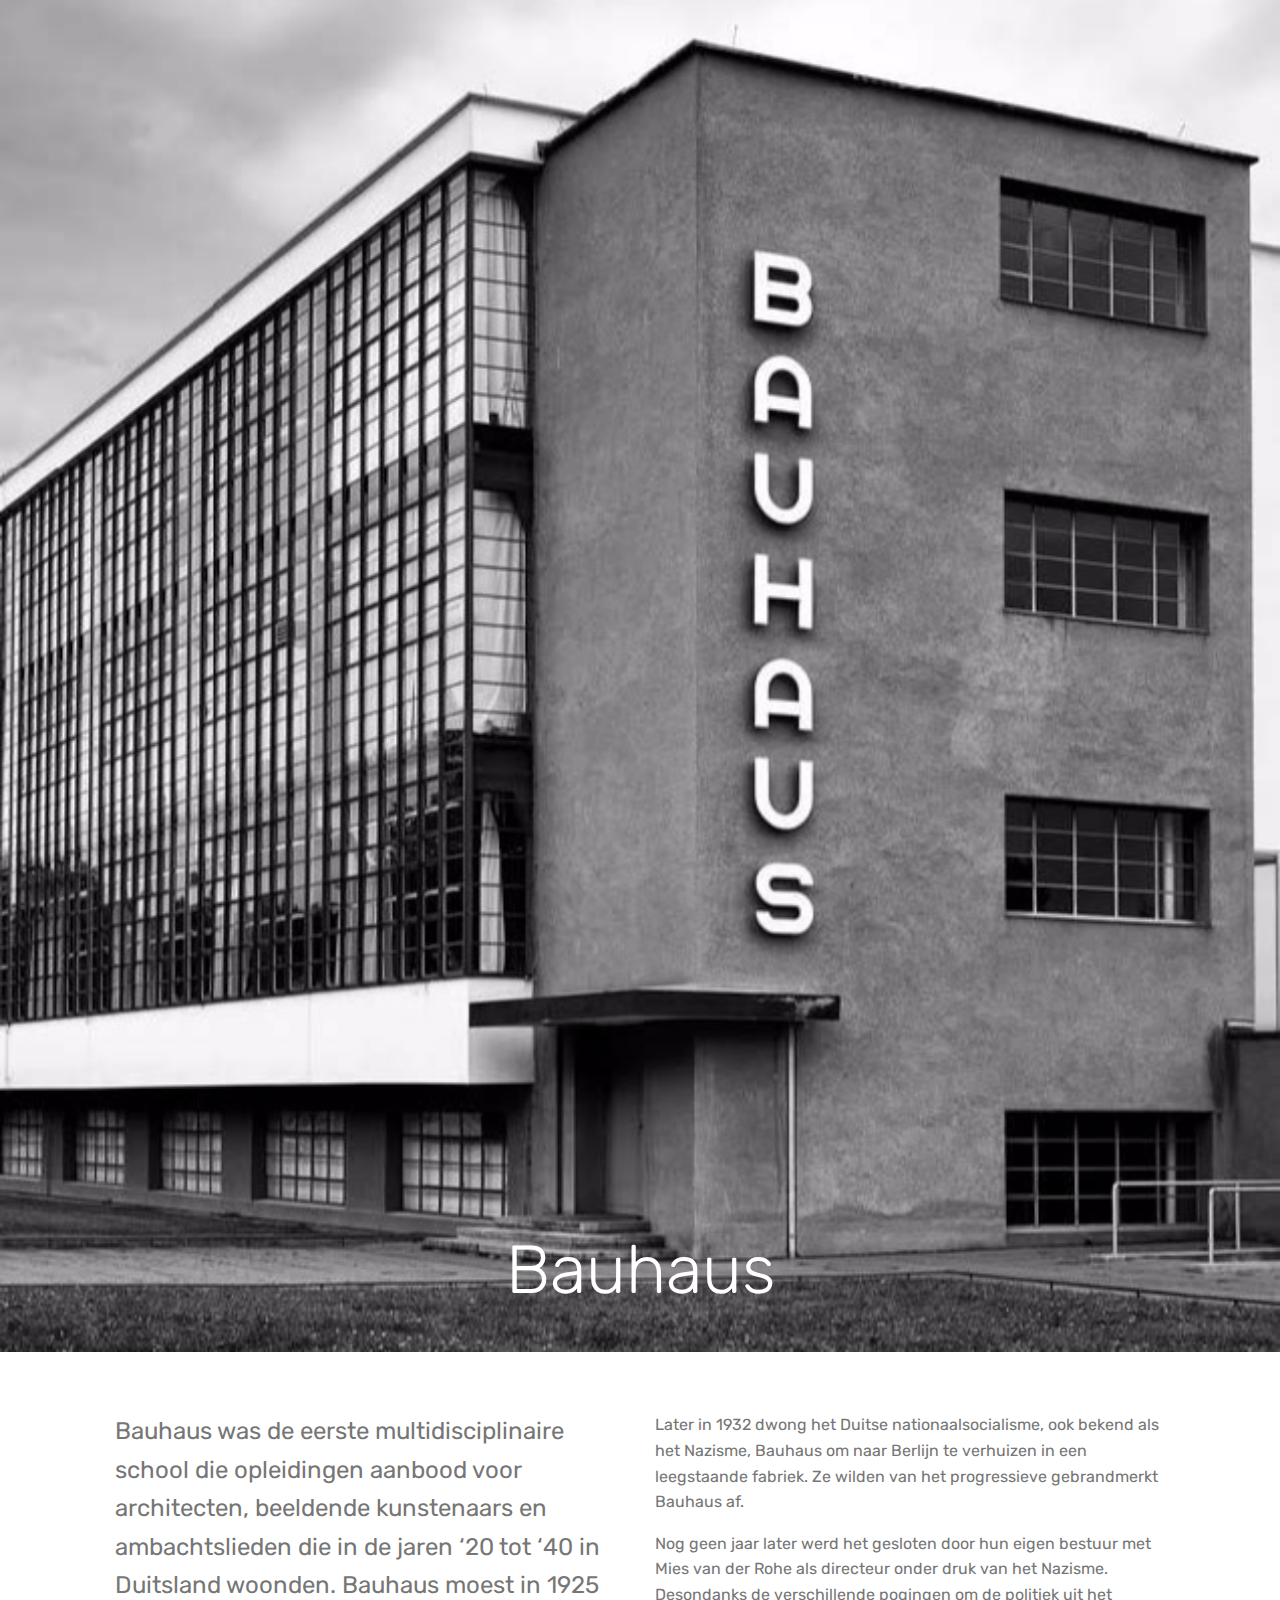
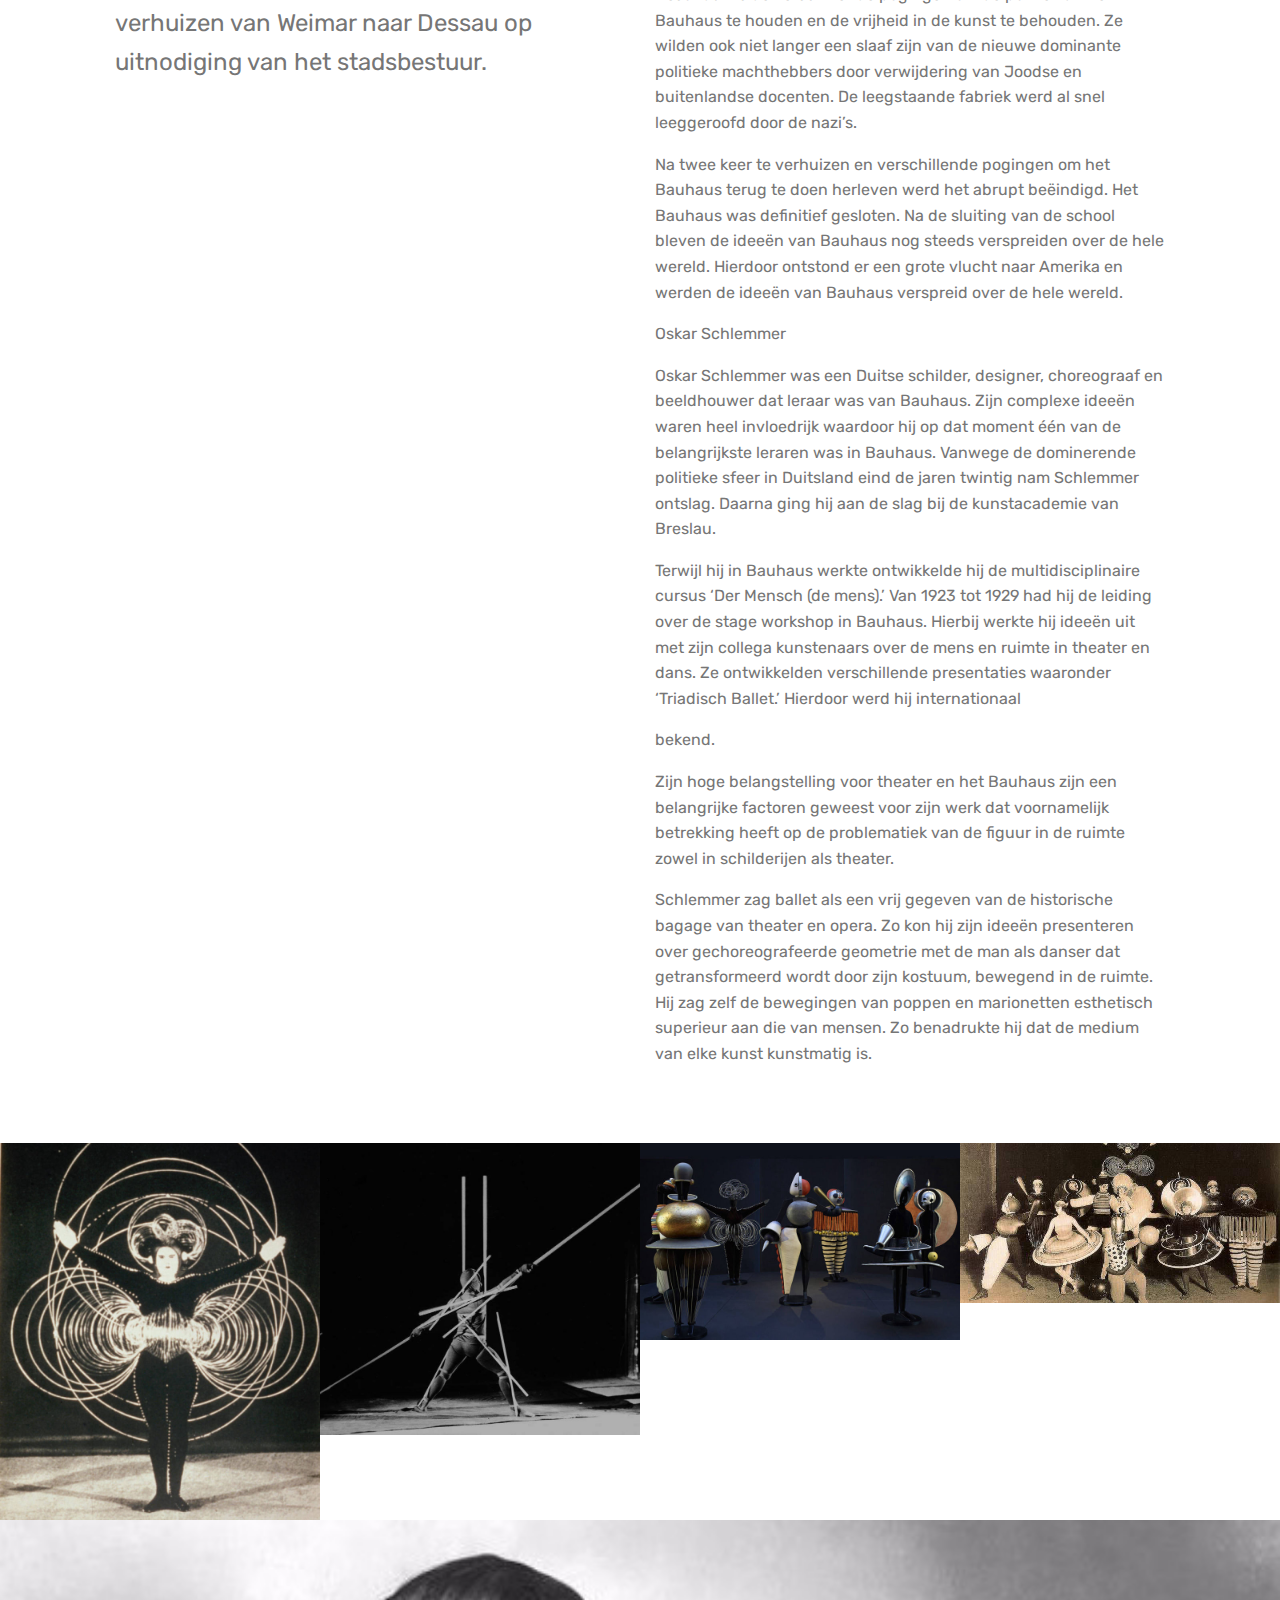
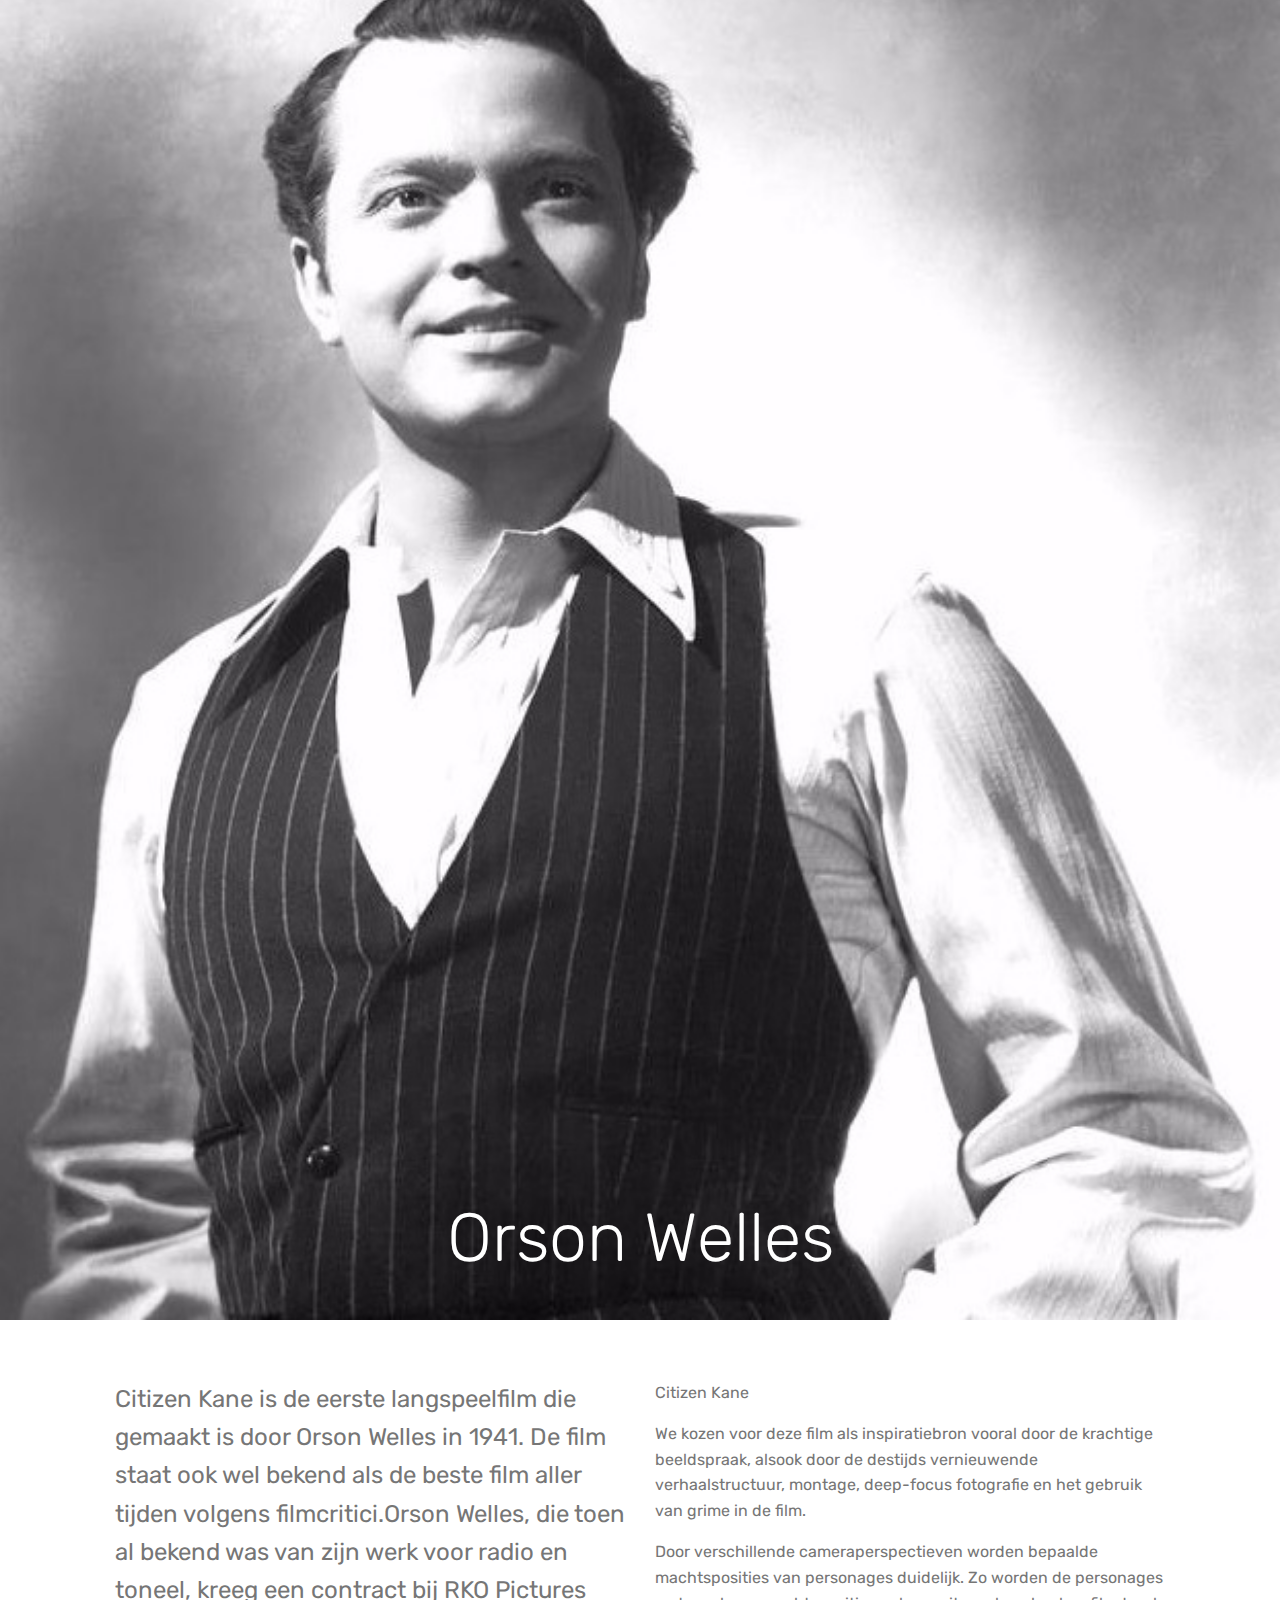
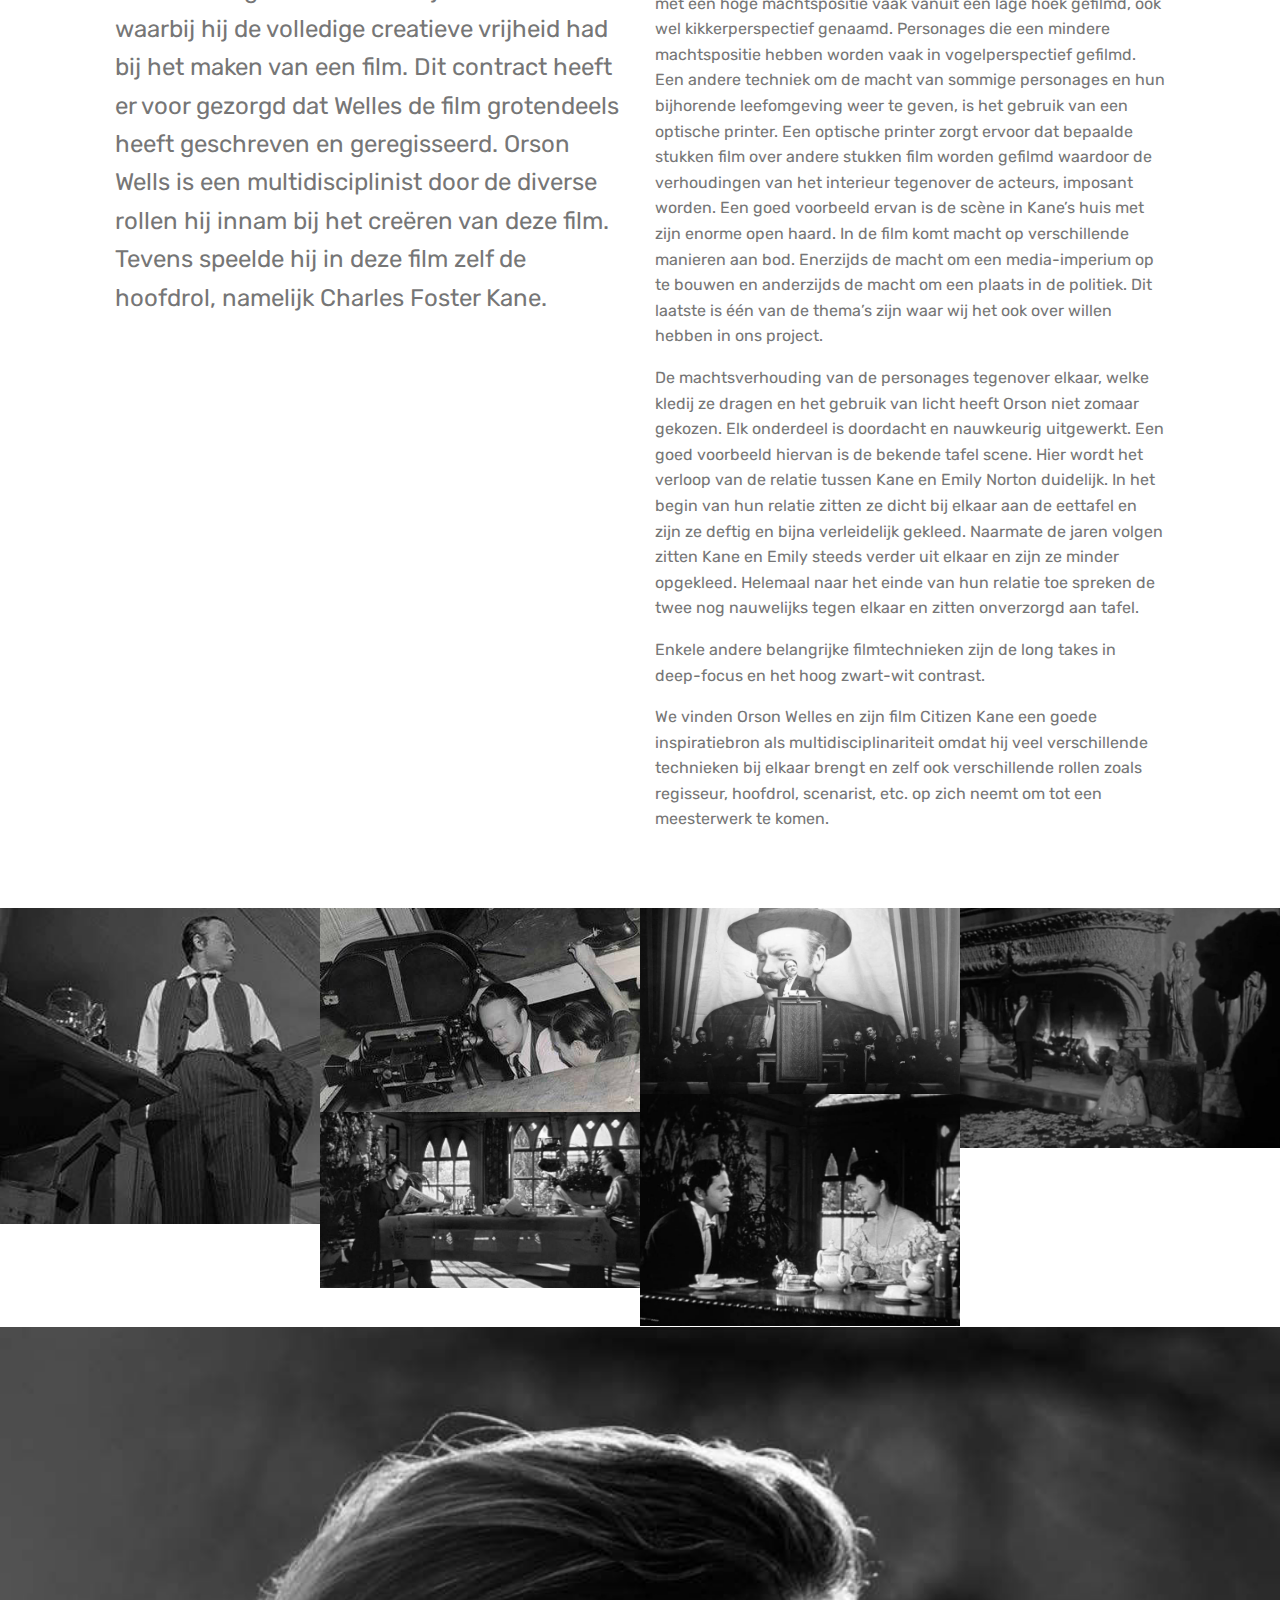
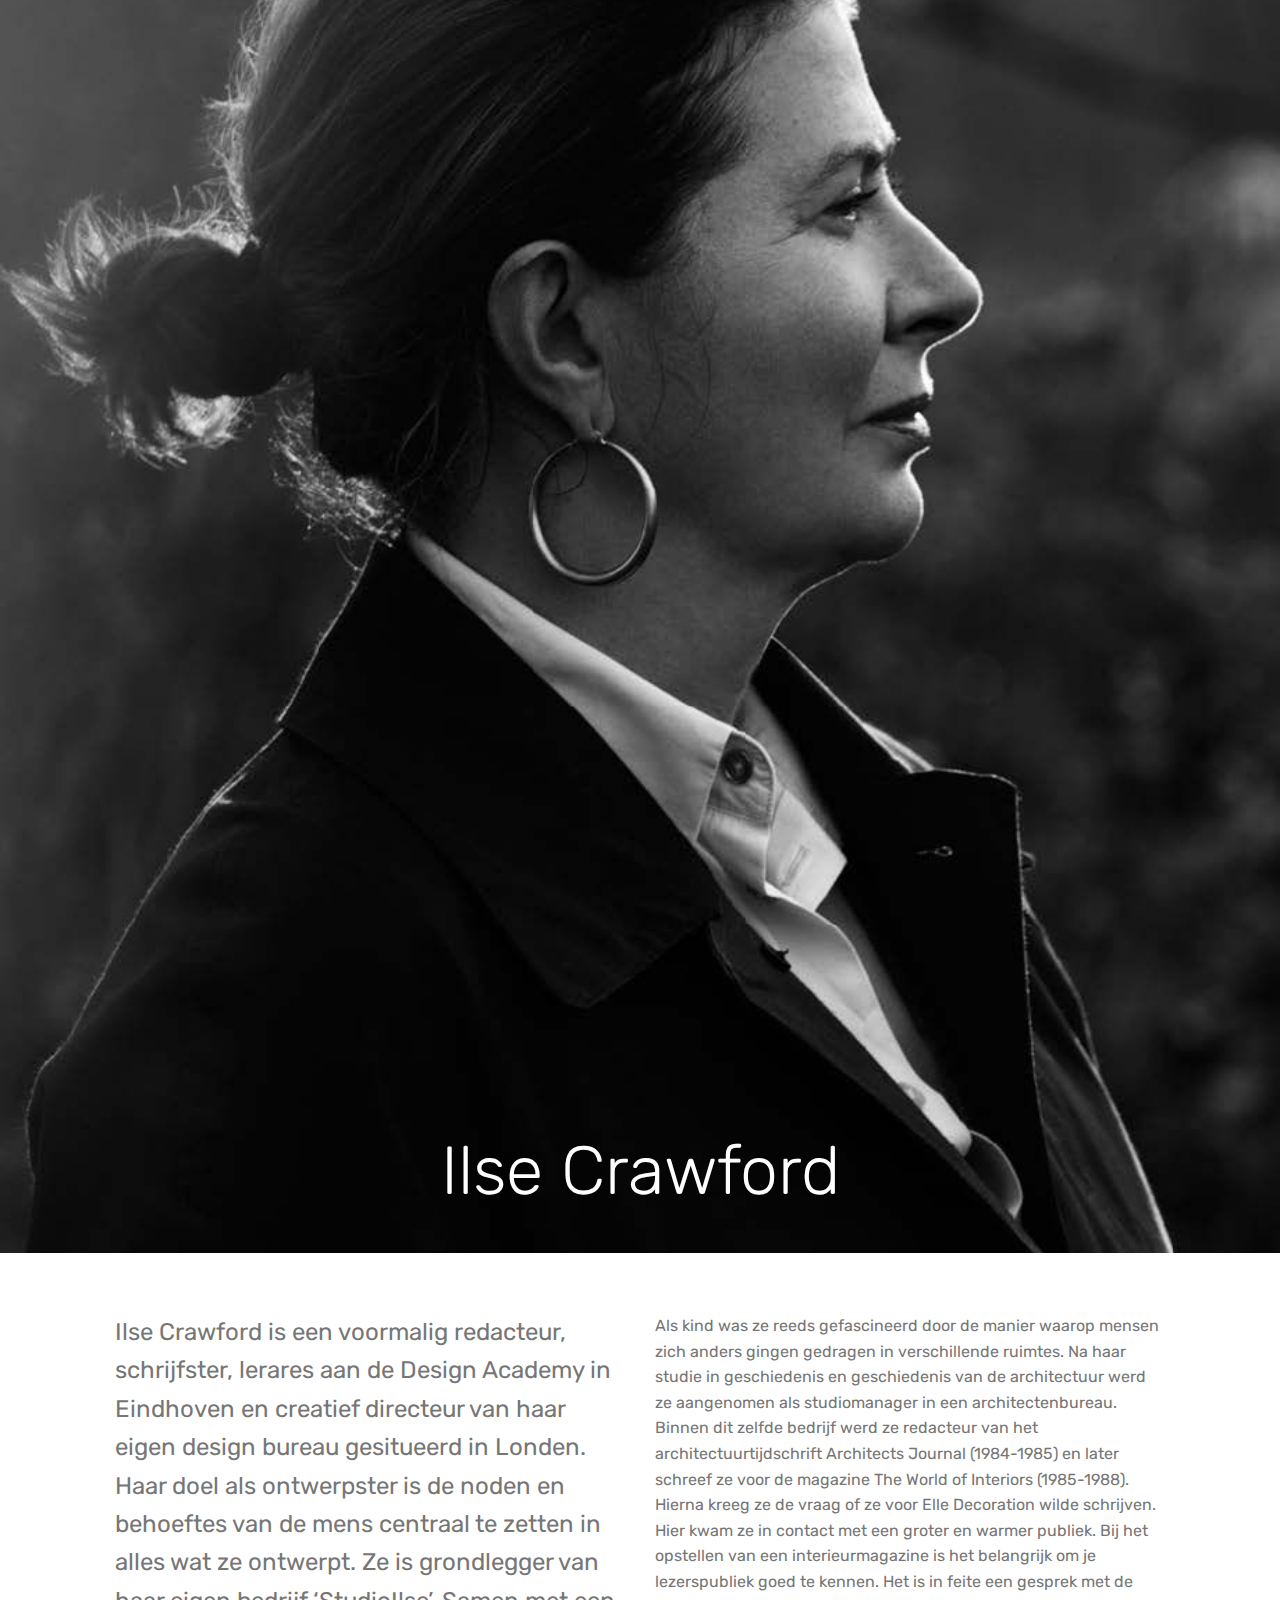
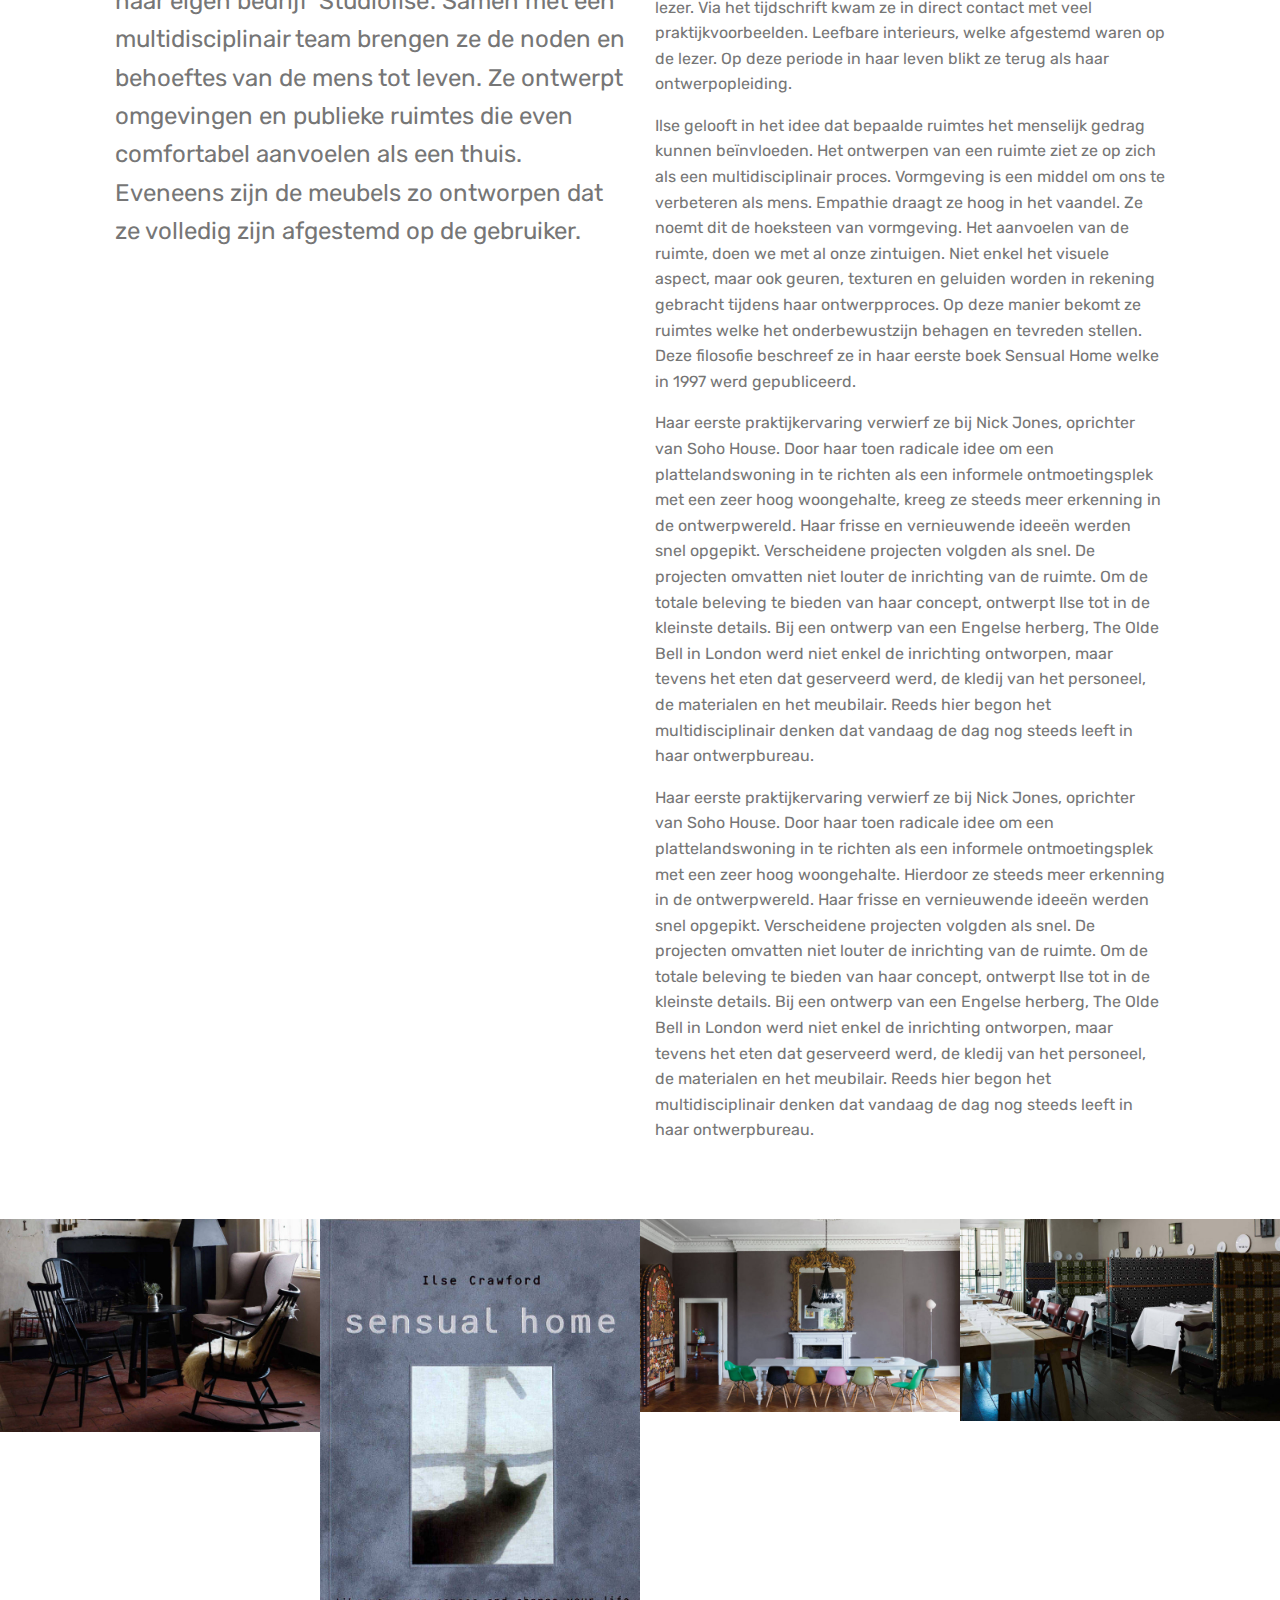
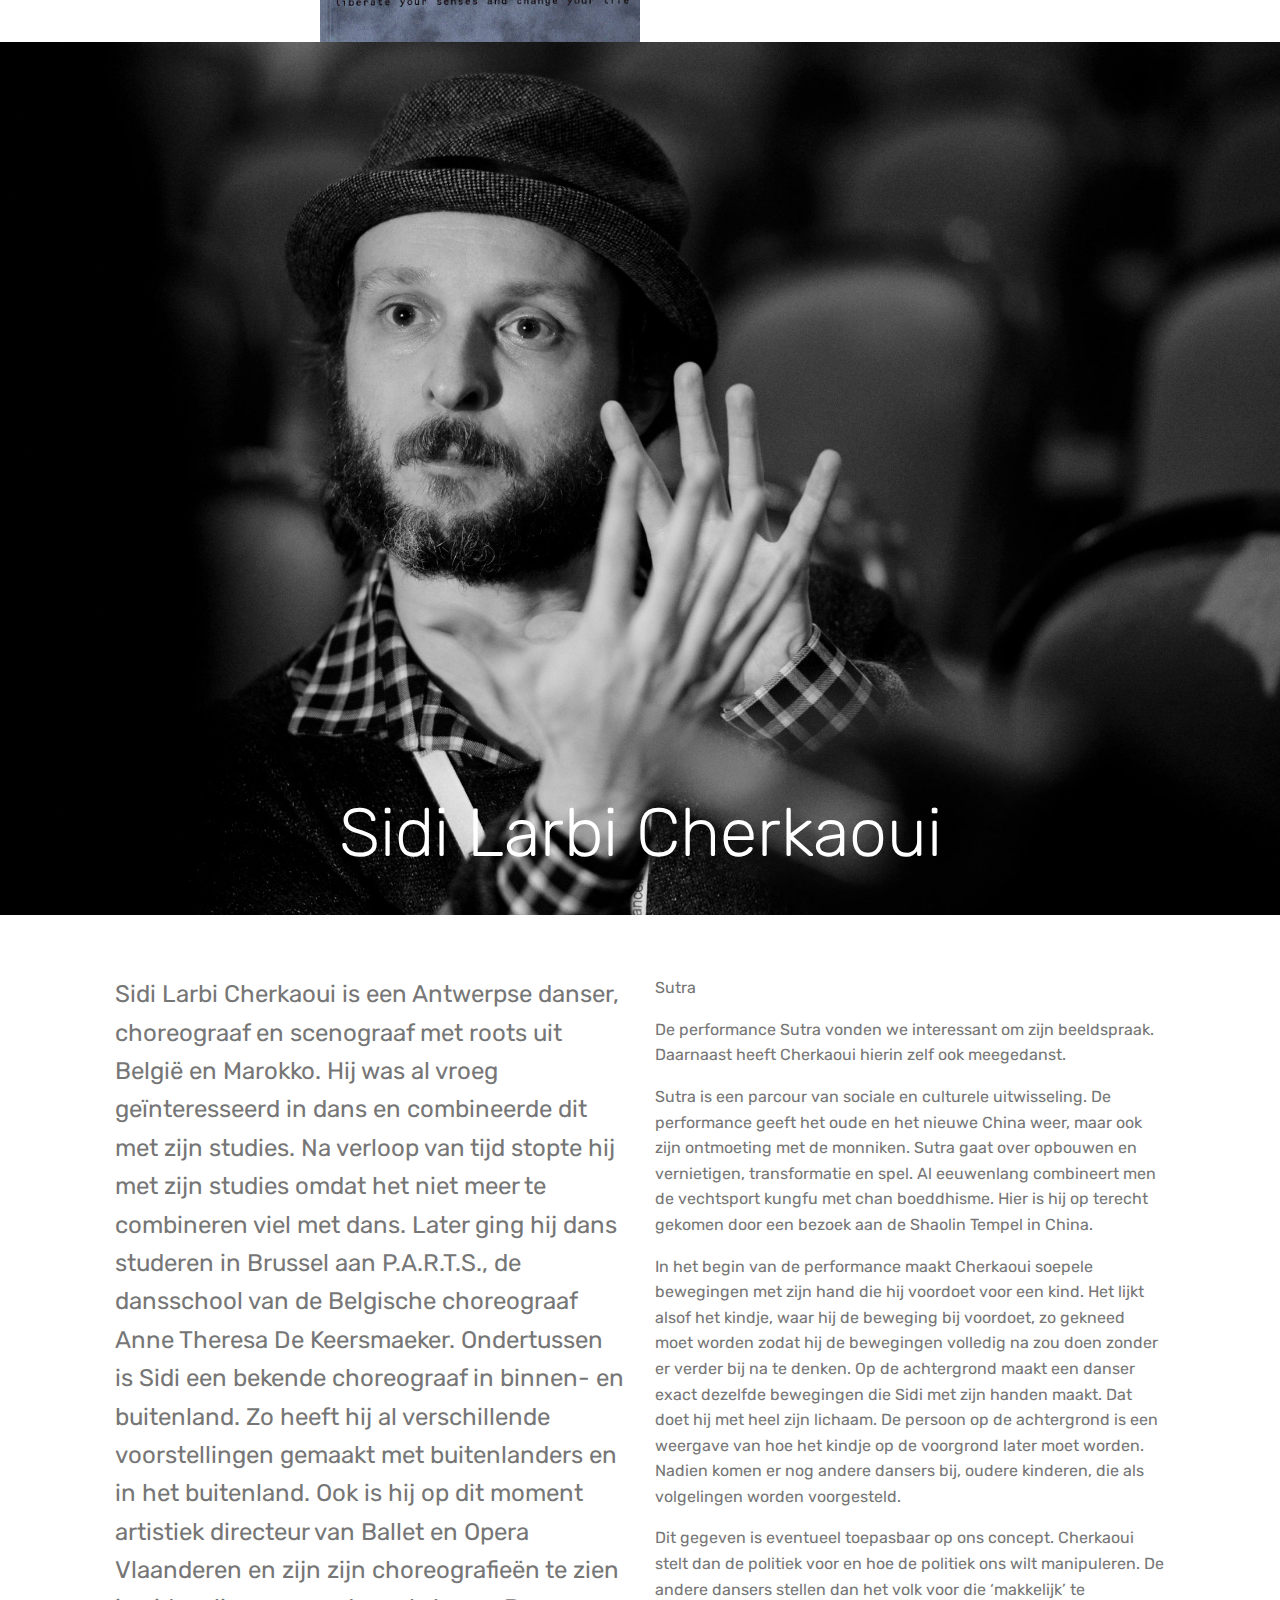
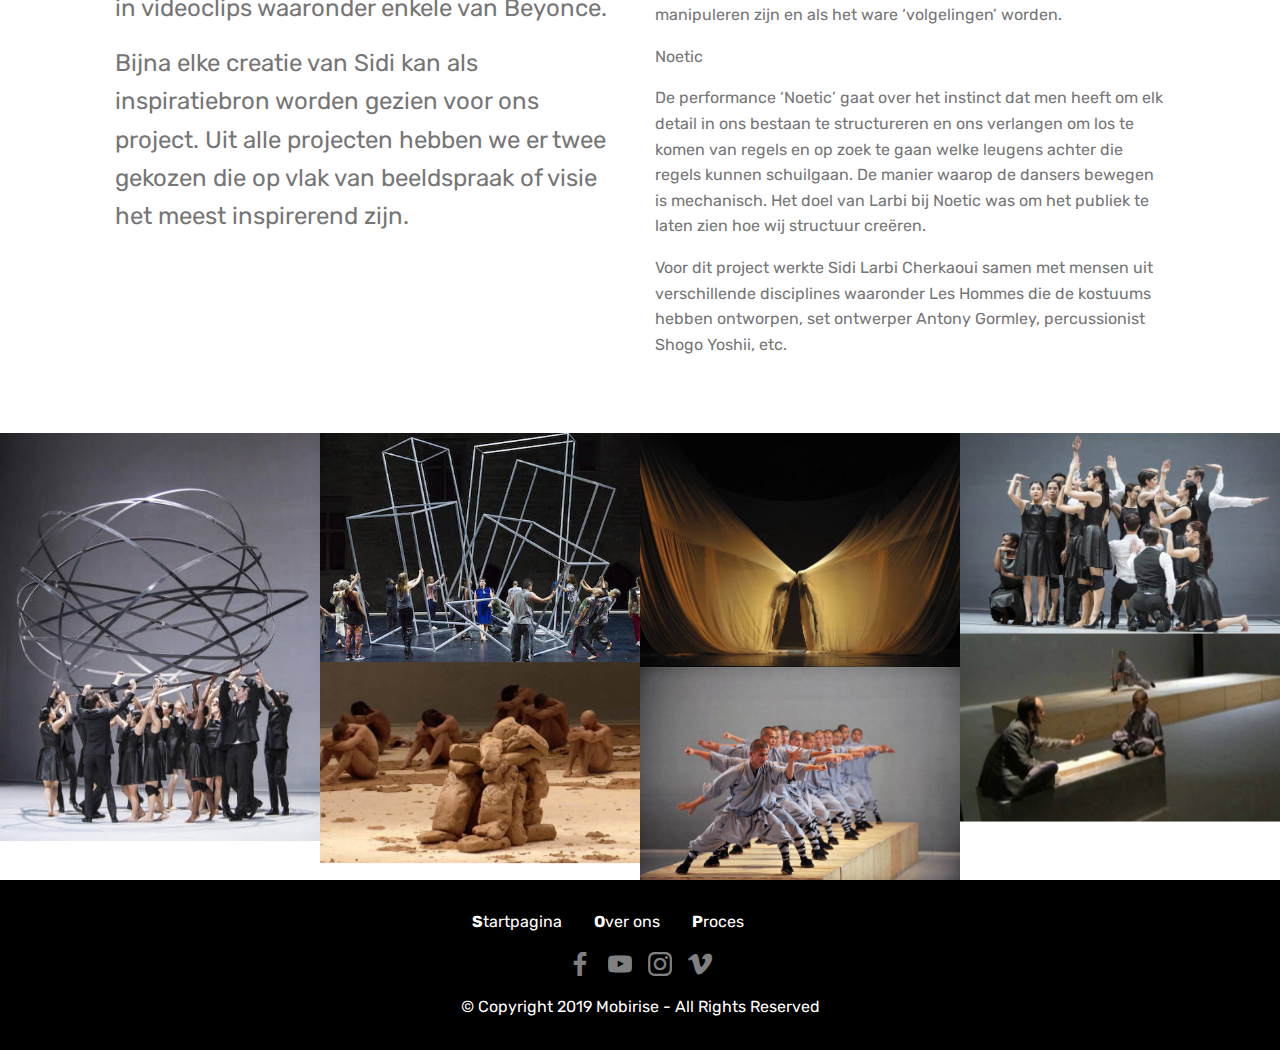
<file: page6.html>
<!DOCTYPE html>
<html  >
<head>
  <!-- Site made with Mobirise Website Builder v4.11.6, https://mobirise.com -->
  <meta charset="UTF-8">
  <meta http-equiv="X-UA-Compatible" content="IE=edge">
  <meta name="generator" content="Mobirise v4.11.6, mobirise.com">
  <meta name="viewport" content="width=device-width, initial-scale=1, minimum-scale=1">
  <link rel="shortcut icon" href="assets/images/m10-logo-intense.2-122x87.png" type="image/x-icon">
  <meta name="description" content="Website Creator Description">
  
  <title>katern b</title>
  <link rel="stylesheet" href="assets/web/assets/mobirise-icons/mobirise-icons.css">
  <link rel="stylesheet" href="assets/bootstrap/css/bootstrap.min.css">
  <link rel="stylesheet" href="assets/bootstrap/css/bootstrap-grid.min.css">
  <link rel="stylesheet" href="assets/bootstrap/css/bootstrap-reboot.min.css">
  <link rel="stylesheet" href="assets/socicon/css/styles.css">
  <link rel="stylesheet" href="assets/tether/tether.min.css">
  <link rel="stylesheet" href="assets/theme/css/style.css">
  <link rel="stylesheet" href="assets/gallery/style.css">
  <link rel="preload" as="style" href="assets/mobirise/css/mbr-additional.css"><link rel="stylesheet" href="assets/mobirise/css/mbr-additional.css" type="text/css">
  
  
  
</head>
<body>
  <section class="cid-rJLE7QR30r" id="image2-10">

    

    <figure class="mbr-figure">
        <div class="image-block" style="width: 100%;">
            <img src="assets/images/m10-aon-afdrukken-1-636x759.jpeg" alt="Mobirise" title="">
            <figcaption class="mbr-figure-caption mbr-figure-caption-over">
                <div class="pb-5 px-3 mbr-white align-center mbr-fonts-style display-1">Bauhaus</div>
            </figcaption>
        </div>
    </figure>
</section>

<section class="engine"><a href="https://mobirise.info/p">web templates free download</a></section><section class="mbr-section article content3 cid-rJLGaCi57j" id="content3-1q">
      
     

    <div class="container">
        <div class="media-container-row">
            <div class="row col-12 col-md-12">
                <div class="col-12 mbr-text mbr-fonts-style col-md-6 display-5">
                     <p>Bauhaus was de eerste multidisciplinaire school die opleidingen aanbood voor architecten, beeldende kunstenaars en ambachtslieden die in de jaren ‘20 tot ‘40 in Duitsland woonden. Bauhaus moest in 1925 verhuizen van Weimar naar Dessau op uitnodiging van het stadsbestuur.</p>
                </div>
                <div class="col-12 mbr-text mbr-fonts-style display-7 col-md-6">
                     <p>Later in 1932 dwong het Duitse nationaalsocialisme, ook bekend als het Nazisme, Bauhaus om naar Berlijn te verhuizen in een leegstaande fabriek. Ze wilden van het progressieve gebrandmerkt Bauhaus af.
</p><p>Nog geen jaar later werd het gesloten door hun eigen bestuur met Mies van der Rohe als directeur onder druk van het Nazisme. Desondanks de verschillende pogingen om de politiek uit het Bauhaus te houden en de vrijheid in de kunst te behouden. Ze wilden ook niet langer een slaaf zijn van de nieuwe dominante politieke machthebbers door verwijdering van Joodse en buitenlandse docenten. De leegstaande fabriek werd al snel leeggeroofd door de nazi’s.
</p><p>Na twee keer te verhuizen en verschillende pogingen om het Bauhaus terug te doen herleven werd het abrupt beëindigd. Het Bauhaus was definitief gesloten. Na de sluiting van de school bleven de ideeën van Bauhaus nog steeds verspreiden over de hele wereld. Hierdoor ontstond er een grote vlucht naar Amerika en werden de ideeën van Bauhaus verspreid over de hele wereld.
</p><p>Oskar Schlemmer
</p><p>Oskar Schlemmer was een Duitse schilder, designer, choreograaf en beeldhouwer dat leraar was van Bauhaus. Zijn complexe ideeën waren heel invloedrijk waardoor hij op dat moment één van de belangrijkste leraren was in Bauhaus. Vanwege de dominerende politieke sfeer in Duitsland eind de jaren twintig nam Schlemmer ontslag. Daarna ging hij aan de slag bij de kunstacademie van Breslau.
</p><p>Terwijl hij in Bauhaus werkte ontwikkelde hij de multidisciplinaire cursus ‘Der Mensch (de mens).’ Van 1923 tot 1929 had hij de leiding over de stage workshop in Bauhaus. Hierbij werkte hij ideeën uit met zijn collega kunstenaars over de mens en ruimte in theater en dans. Ze ontwikkelden verschillende presentaties waaronder ‘Triadisch Ballet.’ Hierdoor werd hij internationaal</p><p>bekend.
</p><p>Zijn hoge belangstelling voor theater en het Bauhaus zijn een belangrijke factoren geweest voor zijn werk dat voornamelijk betrekking heeft op de problematiek van de figuur in de ruimte zowel in schilderijen als theater.
</p><p>Schlemmer zag ballet als een vrij gegeven van de historische bagage van theater en opera. Zo kon hij zijn ideeën presenteren over gechoreografeerde geometrie met de man als danser dat getransformeerd wordt door zijn kostuum, bewegend in de ruimte. Hij zag zelf de bewegingen van poppen en marionetten esthetisch superieur aan die van mensen. Zo benadrukte hij dat de medium van elke kunst kunstmatig is.</p>
                </div>
                
            </div>
        </div>
    </div>
</section>

<section class="mbr-gallery mbr-slider-carousel cid-rJMy6tFHiv" id="gallery3-2b">

    

    <div>
        <div><!-- Filter --><!-- Gallery --><div class="mbr-gallery-row"><div class="mbr-gallery-layout-default"><div><div><div class="mbr-gallery-item mbr-gallery-item--p0" data-video-url="false" data-tags="Creatieve"><div href="#lb-gallery3-2b" data-slide-to="0" data-toggle="modal"><img src="assets/images/1-1000x1180-800x944.jpg" alt="" title=""><span class="icon-focus"></span></div></div><div class="mbr-gallery-item mbr-gallery-item--p0" data-video-url="false" data-tags="Creatieve"><div href="#lb-gallery3-2b" data-slide-to="1" data-toggle="modal"><img src="assets/images/2-874x799-800x731.jpg" alt="" title=""><span class="icon-focus"></span></div></div><div class="mbr-gallery-item mbr-gallery-item--p0" data-video-url="false" data-tags="Creatieve"><div href="#lb-gallery3-2b" data-slide-to="2" data-toggle="modal"><img src="assets/images/3-1200x739-800x493.jpg" alt="" title=""><span class="icon-focus"></span></div></div><div class="mbr-gallery-item mbr-gallery-item--p0" data-video-url="false" data-tags="Creatieve"><div href="#lb-gallery3-2b" data-slide-to="3" data-toggle="modal"><img src="assets/images/oskar-schlemmer-the-triadic-ballet-1342032671-org-619x310-619x310.jpg" alt="" title=""><span class="icon-focus"></span></div></div></div></div><div class="clearfix"></div></div></div><!-- Lightbox --><div data-app-prevent-settings="" class="mbr-slider modal fade carousel slide" tabindex="-1" data-keyboard="true" data-interval="false" id="lb-gallery3-2b"><div class="modal-dialog"><div class="modal-content"><div class="modal-body"><div class="carousel-inner"><div class="carousel-item active"><img src="assets/images/1-1000x1180.jpg" alt="" title=""></div><div class="carousel-item"><img src="assets/images/2-874x799.jpg" alt="" title=""></div><div class="carousel-item"><img src="assets/images/3-1200x739.jpg" alt="" title=""></div><div class="carousel-item"><img src="assets/images/oskar-schlemmer-the-triadic-ballet-1342032671-org-619x310.jpg" alt="" title=""></div></div><a class="carousel-control carousel-control-prev" role="button" data-slide="prev" href="#lb-gallery3-2b"><span class="mbri-left mbr-iconfont" aria-hidden="true"></span><span class="sr-only">Previous</span></a><a class="carousel-control carousel-control-next" role="button" data-slide="next" href="#lb-gallery3-2b"><span class="mbri-right mbr-iconfont" aria-hidden="true"></span><span class="sr-only">Next</span></a><a class="close" href="#" role="button" data-dismiss="modal"><span class="sr-only">Close</span></a></div></div></div></div></div>
    </div>

</section>

<section class="cid-rJMvWj2aYJ" id="image2-1z">

    

    <figure class="mbr-figure">
        <div class="image-block" style="width: 100%;">
            <img src="assets/images/m10-aon-afdrukken-704x846.jpeg" alt="Mobirise" title="">
            <figcaption class="mbr-figure-caption mbr-figure-caption-over">
                <div class="pb-5 px-3 mbr-white align-center mbr-fonts-style display-1">
                    Orson Welles</div>
            </figcaption>
        </div>
    </figure>
</section>

<section class="mbr-section article content3 cid-rJMvY0ztRO" id="content3-20">
      
     

    <div class="container">
        <div class="media-container-row">
            <div class="row col-12 col-md-12">
                <div class="col-12 mbr-text mbr-fonts-style col-md-6 display-5">
                     <p>Citizen Kane is de eerste langspeelfilm die gemaakt is door Orson Welles in 1941. De film staat ook wel bekend als de beste film aller tijden volgens filmcritici.Orson Welles, die toen al bekend was van zijn werk voor radio en toneel, kreeg een contract bij RKO Pictures waarbij hij de volledige creatieve vrijheid had bij het maken van een film. Dit contract heeft er voor gezorgd dat Welles de film grotendeels heeft geschreven en geregisseerd. Orson Wells is een multidisciplinist door de diverse rollen hij innam bij het creëren van deze film. Tevens speelde hij in deze film zelf de hoofdrol, namelijk Charles Foster Kane.</p>
                </div>
                <div class="col-12 mbr-text mbr-fonts-style display-7 col-md-6">
                     <p>Citizen Kane
</p><p>We kozen voor deze film als inspiratiebron vooral door de krachtige beeldspraak, alsook door de destijds vernieuwende verhaalstructuur, montage, deep-focus fotografie en het gebruik van grime in de film.
</p><p>Door verschillende cameraperspectieven worden bepaalde machtsposities van personages duidelijk. Zo worden de personages met een hoge machtspositie vaak vanuit een lage hoek gefilmd, ook wel kikkerperspectief genaamd. Personages die een mindere machtspositie hebben worden vaak in vogelperspectief gefilmd. Een andere techniek om de macht van sommige personages en hun bijhorende leefomgeving weer te geven, is het gebruik van een optische printer. Een optische printer zorgt ervoor dat bepaalde stukken film over andere stukken film worden gefilmd waardoor de verhoudingen van het interieur tegenover de acteurs, imposant worden. Een goed voorbeeld ervan is de scène in Kane’s huis met zijn enorme open haard. In de film komt macht op verschillende manieren aan bod. Enerzijds de macht om een media-imperium op te bouwen en anderzijds de macht om een plaats in de politiek. Dit laatste is één van de thema’s zijn waar wij het ook over willen hebben in ons project.
</p><p>De machtsverhouding van de personages tegenover elkaar, welke kledij ze dragen en het gebruik van licht heeft Orson niet zomaar gekozen. Elk onderdeel is doordacht en nauwkeurig uitgewerkt. Een goed voorbeeld hiervan is de bekende tafel scene. Hier wordt het verloop van de relatie tussen Kane en Emily Norton duidelijk. In het begin van hun relatie zitten ze dicht bij elkaar aan de eettafel en zijn ze deftig en bijna verleidelijk gekleed. Naarmate de jaren volgen zitten Kane en Emily steeds verder uit elkaar en zijn ze minder opgekleed. Helemaal naar het einde van hun relatie toe spreken de twee nog nauwelijks tegen elkaar en zitten onverzorgd aan tafel.
</p><p>Enkele andere belangrijke filmtechnieken zijn de long takes in deep-focus en het hoog zwart-wit contrast.
</p><p>We vinden Orson Welles en zijn film Citizen Kane een goede inspiratiebron als multidisciplinariteit omdat hij veel verschillende technieken bij elkaar brengt en zelf ook verschillende rollen zoals regisseur, hoofdrol, scenarist, etc. op zich neemt om tot een meesterwerk te komen.</p>
                </div>
                
            </div>
        </div>
    </div>
</section>

<section class="mbr-gallery mbr-slider-carousel cid-rJMw1050VK" id="gallery3-21">

    

    <div>
        <div><!-- Filter --><!-- Gallery --><div class="mbr-gallery-row"><div class="mbr-gallery-layout-default"><div><div><div class="mbr-gallery-item mbr-gallery-item--p0" data-video-url="false" data-tags="Geweldige"><div href="#lb-gallery3-21" data-slide-to="0" data-toggle="modal"><img src="assets/images/1-283x279-283x279.jpg" alt="" title=""><span class="icon-focus"></span></div></div><div class="mbr-gallery-item mbr-gallery-item--p0" data-video-url="false" data-tags="Geweldige"><div href="#lb-gallery3-21" data-slide-to="1" data-toggle="modal"><img src="assets/images/2-383x245-383x245.jpg" alt="" title=""><span class="icon-focus"></span></div></div><div class="mbr-gallery-item mbr-gallery-item--p0" data-video-url="false" data-tags="Geweldige"><div href="#lb-gallery3-21" data-slide-to="2" data-toggle="modal"><img src="assets/images/3-985x574-800x466.jpg" alt="" title=""><span class="icon-focus"></span></div></div><div class="mbr-gallery-item mbr-gallery-item--p0" data-video-url="false" data-tags="Geweldige"><div href="#lb-gallery3-21" data-slide-to="3" data-toggle="modal"><img src="assets/images/4-846x636-800x601.jpg" alt="" title=""><span class="icon-focus"></span></div></div><div class="mbr-gallery-item mbr-gallery-item--p0" data-video-url="false" data-tags="Geweldige"><div href="#lb-gallery3-21" data-slide-to="4" data-toggle="modal"><img src="assets/images/5-737x535-737x535.jpg" alt="" title=""><span class="icon-focus"></span></div></div><div class="mbr-gallery-item mbr-gallery-item--p0" data-video-url="false" data-tags="Geweldige"><div href="#lb-gallery3-21" data-slide-to="5" data-toggle="modal"><img src="assets/images/6-718x394-718x394.jpg" alt="" title=""><span class="icon-focus"></span></div></div></div></div><div class="clearfix"></div></div></div><!-- Lightbox --><div data-app-prevent-settings="" class="mbr-slider modal fade carousel slide" tabindex="-1" data-keyboard="true" data-interval="false" id="lb-gallery3-21"><div class="modal-dialog"><div class="modal-content"><div class="modal-body"><div class="carousel-inner"><div class="carousel-item active"><img src="assets/images/1-283x279.jpg" alt="" title=""></div><div class="carousel-item"><img src="assets/images/2-383x245.jpg" alt="" title=""></div><div class="carousel-item"><img src="assets/images/3-985x574.jpg" alt="" title=""></div><div class="carousel-item"><img src="assets/images/4-846x636.jpg" alt="" title=""></div><div class="carousel-item"><img src="assets/images/5-737x535.jpg" alt="" title=""></div><div class="carousel-item"><img src="assets/images/6-718x394.jpg" alt="" title=""></div></div><a class="carousel-control carousel-control-prev" role="button" data-slide="prev" href="#lb-gallery3-21"><span class="mbri-left mbr-iconfont" aria-hidden="true"></span><span class="sr-only">Previous</span></a><a class="carousel-control carousel-control-next" role="button" data-slide="next" href="#lb-gallery3-21"><span class="mbri-right mbr-iconfont" aria-hidden="true"></span><span class="sr-only">Next</span></a><a class="close" href="#" role="button" data-dismiss="modal"><span class="sr-only">Close</span></a></div></div></div></div></div>
    </div>

</section>

<section class="cid-rJMw2L7MIi" id="image2-22">

    

    <figure class="mbr-figure">
        <div class="image-block" style="width: 100%;">
            <img src="assets/images/m10-aon-afdrukken-920x1097.jpg" alt="Mobirise" title="">
            <figcaption class="mbr-figure-caption mbr-figure-caption-over">
                <div class="pb-5 px-3 mbr-white align-center mbr-fonts-style display-1">
                    Ilse Crawford</div>
            </figcaption>
        </div>
    </figure>
</section>

<section class="mbr-section article content3 cid-rJMw4s6OMT" id="content3-23">
      
     

    <div class="container">
        <div class="media-container-row">
            <div class="row col-12 col-md-12">
                <div class="col-12 mbr-text mbr-fonts-style col-md-6 display-5">
                     <p>Ilse Crawford is een voormalig redacteur, schrijfster, lerares aan de Design Academy in Eindhoven en creatief directeur van haar eigen design bureau gesitueerd in Londen. Haar doel als ontwerpster is de noden en behoeftes van de mens centraal te zetten in alles wat ze ontwerpt. Ze is grondlegger van haar eigen bedrijf ‘StudioIlse’. Samen met een multidisciplinair team brengen ze de noden en behoeftes van de mens tot leven. Ze ontwerpt omgevingen en publieke ruimtes die even comfortabel aanvoelen als een thuis. Eveneens zijn de meubels zo ontworpen dat ze volledig zijn afgestemd op de gebruiker.</p>
                </div>
                <div class="col-12 mbr-text mbr-fonts-style display-7 col-md-6">
                     <p>Als kind was ze reeds gefascineerd door de manier waarop mensen zich anders gingen gedragen in verschillende ruimtes. Na haar studie in geschiedenis en geschiedenis van de architectuur werd ze aangenomen als studiomanager in een architectenbureau. Binnen dit zelfde bedrijf werd ze redacteur van het architectuurtijdschrift Architects Journal (1984-1985) en later schreef ze voor de magazine The World of Interiors (1985-1988). Hierna kreeg ze de vraag of ze voor Elle Decoration wilde schrijven. Hier kwam ze in contact met een groter en warmer publiek. Bij het opstellen van een interieurmagazine is het belangrijk om je lezerspubliek goed te kennen. Het is in feite een gesprek met de lezer. Via het tijdschrift kwam ze in direct contact met veel praktijkvoorbeelden. Leefbare interieurs, welke afgestemd waren op de lezer. Op deze periode in haar leven blikt ze terug als haar ontwerpopleiding.
</p><p>Ilse gelooft in het idee dat bepaalde ruimtes het menselijk gedrag kunnen beïnvloeden. Het ontwerpen van een ruimte ziet ze op zich als een multidisciplinair proces. Vormgeving is een middel om ons te verbeteren als mens. Empathie draagt ze hoog in het vaandel. Ze noemt dit de hoeksteen van vormgeving. Het aanvoelen van de ruimte, doen we met al onze zintuigen. Niet enkel het visuele aspect, maar ook geuren, texturen en geluiden worden in rekening gebracht tijdens haar ontwerpproces. Op deze manier bekomt ze ruimtes welke het onderbewustzijn behagen en tevreden stellen. Deze filosofie beschreef ze in haar eerste boek Sensual Home welke in 1997 werd gepubliceerd.
</p><p>Haar eerste praktijkervaring verwierf ze bij Nick Jones, oprichter van Soho House. Door haar toen radicale idee om een plattelandswoning in te richten als een informele ontmoetingsplek met een zeer hoog woongehalte, kreeg ze steeds meer erkenning in de ontwerpwereld. Haar frisse en vernieuwende ideeën werden snel opgepikt. Verscheidene projecten volgden als snel. De projecten omvatten niet louter de inrichting van de ruimte. Om de totale beleving te bieden van haar concept, ontwerpt Ilse tot in de kleinste details. Bij een ontwerp van een Engelse herberg, The Olde Bell in London werd niet enkel de inrichting ontworpen, maar tevens het eten dat geserveerd werd, de kledij van het personeel, de materialen en het meubilair. Reeds hier begon het multidisciplinair denken dat vandaag de dag nog steeds leeft in haar ontwerpbureau.
</p><p>Haar eerste praktijkervaring verwierf ze bij Nick Jones, oprichter van Soho House. Door haar toen radicale idee om een plattelandswoning in te richten als een informele ontmoetingsplek met een zeer hoog woongehalte. Hierdoor ze steeds meer erkenning in de ontwerpwereld. Haar frisse en vernieuwende ideeën werden snel opgepikt. Verscheidene projecten volgden als snel. De projecten omvatten niet louter de inrichting van de ruimte. Om de totale beleving te bieden van haar concept, ontwerpt Ilse tot in de kleinste details. Bij een ontwerp van een Engelse herberg, The Olde Bell in London werd niet enkel de inrichting ontworpen, maar tevens het eten dat geserveerd werd, de kledij van het personeel, de materialen en het meubilair. Reeds hier begon het multidisciplinair denken dat vandaag de dag nog steeds leeft in haar ontwerpbureau.</p>
                </div>
                
            </div>
        </div>
    </div>
</section>

<section class="mbr-gallery mbr-slider-carousel cid-rJMw65oivl" id="gallery3-24">

    

    <div>
        <div><!-- Filter --><!-- Gallery --><div class="mbr-gallery-row"><div class="mbr-gallery-layout-default"><div><div><div class="mbr-gallery-item mbr-gallery-item--p0" data-video-url="false" data-tags="Geweldige"><div href="#lb-gallery3-24" data-slide-to="0" data-toggle="modal"><img src="assets/images/1-909x606-800x533.jpg" alt="" title=""><span class="icon-focus"></span></div></div><div class="mbr-gallery-item mbr-gallery-item--p0" data-video-url="false" data-tags="Geweldige"><div href="#lb-gallery3-24" data-slide-to="1" data-toggle="modal"><img src="assets/images/2-742x981-742x981.jpg" alt="" title=""><span class="icon-focus"></span></div></div><div class="mbr-gallery-item mbr-gallery-item--p0" data-video-url="false" data-tags="Geweldige"><div href="#lb-gallery3-24" data-slide-to="2" data-toggle="modal"><img src="assets/images/4-1375x828-800x482.jpg" alt="" title=""><span class="icon-focus"></span></div></div><div class="mbr-gallery-item mbr-gallery-item--p0" data-video-url="false" data-tags="Geweldige"><div href="#lb-gallery3-24" data-slide-to="3" data-toggle="modal"><img src="assets/images/m10-aon-afdrukken-1930x1220-800x506.jpg" alt="" title=""><span class="icon-focus"></span></div></div></div></div><div class="clearfix"></div></div></div><!-- Lightbox --><div data-app-prevent-settings="" class="mbr-slider modal fade carousel slide" tabindex="-1" data-keyboard="true" data-interval="false" id="lb-gallery3-24"><div class="modal-dialog"><div class="modal-content"><div class="modal-body"><div class="carousel-inner"><div class="carousel-item active"><img src="assets/images/1-909x606.jpg" alt="" title=""></div><div class="carousel-item"><img src="assets/images/2-742x981.jpg" alt="" title=""></div><div class="carousel-item"><img src="assets/images/4-1375x828.jpg" alt="" title=""></div><div class="carousel-item"><img src="assets/images/m10-aon-afdrukken-1930x1220.jpg" alt="" title=""></div></div><a class="carousel-control carousel-control-prev" role="button" data-slide="prev" href="#lb-gallery3-24"><span class="mbri-left mbr-iconfont" aria-hidden="true"></span><span class="sr-only">Previous</span></a><a class="carousel-control carousel-control-next" role="button" data-slide="next" href="#lb-gallery3-24"><span class="mbri-right mbr-iconfont" aria-hidden="true"></span><span class="sr-only">Next</span></a><a class="close" href="#" role="button" data-dismiss="modal"><span class="sr-only">Close</span></a></div></div></div></div></div>
    </div>

</section>

<section class="cid-rJMwaaCiLc" id="image2-25">

    

    <figure class="mbr-figure">
        <div class="image-block" style="width: 100%;">
            <img src="assets/images/sidi-larbi-1-2199x1500.jpg" alt="Mobirise" title="">
            <figcaption class="mbr-figure-caption mbr-figure-caption-over">
                <div class="pb-5 px-3 mbr-white align-center mbr-fonts-style display-1">
                    Sidi Larbi Cherkaoui</div>
            </figcaption>
        </div>
    </figure>
</section>

<section class="mbr-section article content3 cid-rJMwcaNh0w" id="content3-26">
      
     

    <div class="container">
        <div class="media-container-row">
            <div class="row col-12 col-md-12">
                <div class="col-12 mbr-text mbr-fonts-style col-md-6 display-5">
                     <p>Sidi Larbi Cherkaoui is een Antwerpse danser, choreograaf en scenograaf met roots uit België en Marokko. Hij was al vroeg geïnteresseerd in dans en combineerde dit met zijn studies. Na verloop van tijd stopte hij met zijn studies omdat het niet meer te combineren viel met dans. Later ging hij dans studeren in Brussel aan P.A.R.T.S., de dansschool van de Belgische choreograaf Anne Theresa De Keersmaeker. Ondertussen is Sidi een bekende choreograaf in binnen- en buitenland. Zo heeft hij al verschillende voorstellingen gemaakt met buitenlanders en in het buitenland. Ook is hij op dit moment artistiek directeur van Ballet en Opera Vlaanderen en zijn zijn choreografieën te zien in videoclips waaronder enkele van Beyonce.
</p><p>Bijna elke creatie van Sidi kan als inspiratiebron worden gezien voor ons project. Uit alle projecten hebben we er twee gekozen die op vlak van beeldspraak of visie het meest inspirerend zijn.</p>
                </div>
                <div class="col-12 mbr-text mbr-fonts-style display-7 col-md-6">
                     <p>Sutra
</p><p>De performance Sutra vonden we interessant om zijn beeldspraak. Daarnaast heeft Cherkaoui hierin zelf ook meegedanst.
</p><p><span style="font-size: 1rem;">Sutra is een parcour van sociale en culturele uitwisseling. De performance geeft het oude en het nieuwe China weer, maar ook zijn ontmoeting met de monniken. Sutra gaat over opbouwen en vernietigen, transformatie en spel. Al eeuwenlang combineert men de vechtsport kungfu met chan boeddhisme. Hier is hij op terecht gekomen door een bezoek aan de Shaolin Tempel in China.&nbsp;</span></p><p>In het begin van de performance maakt Cherkaoui soepele bewegingen met zijn hand die hij voordoet voor een kind. Het lijkt alsof het kindje, waar hij de beweging bij voordoet, zo gekneed moet worden zodat hij de bewegingen volledig na zou doen zonder er verder bij na te denken. Op de achtergrond maakt een danser exact dezelfde bewegingen die Sidi met zijn handen maakt. Dat doet hij met heel zijn lichaam. De persoon op de achtergrond is een weergave van hoe het kindje op de voorgrond later moet worden. Nadien komen er nog andere dansers bij, oudere kinderen, die als volgelingen worden voorgesteld.
</p><p>Dit gegeven is eventueel toepasbaar op ons concept. Cherkaoui stelt dan de politiek voor en hoe de politiek ons wilt manipuleren. De andere dansers stellen dan het volk voor die ‘makkelijk’ te manipuleren zijn en als het ware ‘volgelingen’ worden.</p><p>Noetic
</p><p>De performance ‘Noetic’ gaat over het instinct dat men heeft om elk detail in ons bestaan te structureren en ons verlangen om los te komen van regels en op zoek te gaan welke leugens achter die regels kunnen schuilgaan. De manier waarop de dansers bewegen is mechanisch. Het doel van Larbi bij Noetic was om het publiek te laten zien hoe wij structuur creëren.
</p><p>Voor dit project werkte Sidi Larbi Cherkaoui samen met mensen uit verschillende disciplines waaronder Les Hommes die de kostuums hebben ontworpen, set ontwerper Antony Gormley, percussionist Shogo Yoshii, etc.</p>
                </div>
                
            </div>
        </div>
    </div>
</section>

<section class="mbr-gallery mbr-slider-carousel cid-rJMwe3Ma26" id="gallery3-27">

    

    <div>
        <div><!-- Filter --><!-- Gallery --><div class="mbr-gallery-row"><div class="mbr-gallery-layout-default"><div><div><div class="mbr-gallery-item mbr-gallery-item--p0" data-video-url="false" data-tags="Geweldige"><div href="#lb-gallery3-27" data-slide-to="0" data-toggle="modal"><img src="assets/images/1-393x500-393x500.jpg" alt="" title=""><span class="icon-focus"></span></div></div><div class="mbr-gallery-item mbr-gallery-item--p0" data-video-url="false" data-tags="Geweldige"><div href="#lb-gallery3-27" data-slide-to="1" data-toggle="modal"><img src="assets/images/5-472x338-472x338.jpg" alt="" title=""><span class="icon-focus"></span></div></div><div class="mbr-gallery-item mbr-gallery-item--p0" data-video-url="false" data-tags="Geweldige"><div href="#lb-gallery3-27" data-slide-to="2" data-toggle="modal"><img src="assets/images/6-659x482-659x482.jpg" alt="" title=""><span class="icon-focus"></span></div></div><div class="mbr-gallery-item mbr-gallery-item--p0" data-video-url="false" data-tags="Geweldige"><div href="#lb-gallery3-27" data-slide-to="3" data-toggle="modal"><img src="assets/images/2-726x455-726x455.jpg" alt="" title=""><span class="icon-focus"></span></div></div><div class="mbr-gallery-item mbr-gallery-item--p0" data-video-url="false" data-tags="Geweldige"><div href="#lb-gallery3-27" data-slide-to="4" data-toggle="modal"><img src="assets/images/3-1372x803-800x468.jpg" alt="" title=""><span class="icon-focus"></span></div></div><div class="mbr-gallery-item mbr-gallery-item--p0" data-video-url="false" data-tags="Geweldige"><div href="#lb-gallery3-27" data-slide-to="5" data-toggle="modal"><img src="assets/images/4-986x618-800x501.jpg" alt="" title=""><span class="icon-focus"></span></div></div><div class="mbr-gallery-item mbr-gallery-item--p0" data-video-url="false" data-tags="Geweldige"><div href="#lb-gallery3-27" data-slide-to="6" data-toggle="modal"><img src="assets/images/eastman-sutra-800x532-800x532.jpg" alt="" title=""><span class="icon-focus"></span></div></div></div></div><div class="clearfix"></div></div></div><!-- Lightbox --><div data-app-prevent-settings="" class="mbr-slider modal fade carousel slide" tabindex="-1" data-keyboard="true" data-interval="false" id="lb-gallery3-27"><div class="modal-dialog"><div class="modal-content"><div class="modal-body"><div class="carousel-inner"><div class="carousel-item active"><img src="assets/images/1-393x500.jpg" alt="" title=""></div><div class="carousel-item"><img src="assets/images/5-472x338.jpg" alt="" title=""></div><div class="carousel-item"><img src="assets/images/6-659x482.jpg" alt="" title=""></div><div class="carousel-item"><img src="assets/images/2-726x455.jpg" alt="" title=""></div><div class="carousel-item"><img src="assets/images/3-1372x803.jpg" alt="" title=""></div><div class="carousel-item"><img src="assets/images/4-986x618.jpg" alt="" title=""></div><div class="carousel-item"><img src="assets/images/eastman-sutra-800x532.jpg" alt="" title=""></div></div><a class="carousel-control carousel-control-prev" role="button" data-slide="prev" href="#lb-gallery3-27"><span class="mbri-left mbr-iconfont" aria-hidden="true"></span><span class="sr-only">Previous</span></a><a class="carousel-control carousel-control-next" role="button" data-slide="next" href="#lb-gallery3-27"><span class="mbri-right mbr-iconfont" aria-hidden="true"></span><span class="sr-only">Next</span></a><a class="close" href="#" role="button" data-dismiss="modal"><span class="sr-only">Close</span></a></div></div></div></div></div>
    </div>

</section>

<section once="footers" class="cid-rJLE7U2ope" id="footer7-12">

    

    

    <div class="container">
        <div class="media-container-row align-center mbr-white">
            <div class="row row-links">
                <ul class="foot-menu">
                    
                    
                    
                    
                    
                <li class="foot-menu-item mbr-fonts-style display-7">
                        <a class="text-white mbr-bold" href="#" target="_blank">S</a>tartpagina
                    </li><li class="foot-menu-item mbr-fonts-style display-7">
                        <a class="text-white mbr-bold" href="#" target="_blank">O</a>ver ons
                    </li><li class="foot-menu-item mbr-fonts-style display-7">
                        <a class="text-white mbr-bold" href="#" target="_blank">P</a>roces
                    </li><li class="foot-menu-item mbr-fonts-style display-7"></li><li class="foot-menu-item mbr-fonts-style display-7"></li></ul>
            </div>
            <div class="row social-row">
                <div class="social-list align-right pb-2">
                    
                    
                    
                    
                    
                    
                <div class="soc-item">
                        <a href="https://twitter.com/mobirise" target="_blank">
                            <span class="mbr-iconfont mbr-iconfont-social socicon-twitter socicon" style="color: rgb(0, 0, 0); fill: rgb(0, 0, 0);"></span>
                        </a>
                    </div><div class="soc-item">
                        <a href="https://www.facebook.com/pages/Mobirise/1616226671953247" target="_blank">
                            <span class="socicon-facebook socicon mbr-iconfont mbr-iconfont-social"></span>
                        </a>
                    </div><div class="soc-item">
                        <a href="https://www.youtube.com/c/mobirise" target="_blank">
                            <span class="socicon-youtube socicon mbr-iconfont mbr-iconfont-social"></span>
                        </a>
                    </div><div class="soc-item">
                        <a href="https://instagram.com/mobirise" target="_blank">
                            <span class="socicon-instagram socicon mbr-iconfont mbr-iconfont-social"></span>
                        </a>
                    </div><div class="soc-item">
                        <a href="https://plus.google.com/u/0/+Mobirise" target="_blank">
                            <span class="mbr-iconfont mbr-iconfont-social socicon-vimeo socicon" style="color: rgb(255, 255, 255); fill: rgb(255, 255, 255);"></span>
                        </a>
                    </div><div class="soc-item">
                        <a href="https://www.behance.net/Mobirise" target="_blank">
                            <span class="mbr-iconfont mbr-iconfont-social socicon-behance socicon" style="color: rgb(0, 0, 0); fill: rgb(0, 0, 0);"></span>
                        </a>
                    </div></div>
            </div>
            <div class="row row-copirayt">
                <p class="mbr-text mb-0 mbr-fonts-style mbr-white align-center display-7">
                    © Copyright 2019 Mobirise - All Rights Reserved
                </p>
            </div>
        </div>
    </div>
</section>


  <script src="assets/web/assets/jquery/jquery.min.js"></script>
  <script src="assets/popper/popper.min.js"></script>
  <script src="assets/bootstrap/js/bootstrap.min.js"></script>
  <script src="assets/smoothscroll/smooth-scroll.js"></script>
  <script src="assets/tether/tether.min.js"></script>
  <script src="assets/bootstrapcarouselswipe/bootstrap-carousel-swipe.js"></script>
  <script src="assets/vimeoplayer/jquery.mb.vimeo_player.js"></script>
  <script src="assets/masonry/masonry.pkgd.min.js"></script>
  <script src="assets/imagesloaded/imagesloaded.pkgd.min.js"></script>
  <script src="assets/theme/js/script.js"></script>
  <script src="assets/gallery/player.min.js"></script>
  <script src="assets/gallery/script.js"></script>
  <script src="assets/slidervideo/script.js"></script>
  
  
</body>
</html>
</file>
<file: assets/web/assets/mobirise-icons/mobirise-icons.css>
@font-face {
  font-family: 'MobiriseIcons';
  src:  url('mobirise-icons.eot?spat4u');
  src:  url('mobirise-icons.eot?spat4u#iefix') format('embedded-opentype'),
    url('mobirise-icons.ttf?spat4u') format('truetype'),
    url('mobirise-icons.woff?spat4u') format('woff'),
    url('mobirise-icons.svg?spat4u#MobiriseIcons') format('svg');
  font-weight: normal;
  font-style: normal;
  font-display: swap;
}

[class^="mbri-"], [class*=" mbri-"] {
  /* use !important to prevent issues with browser extensions that change fonts */
  font-family: MobiriseIcons !important;
  speak: none;
  font-style: normal;
  font-weight: normal;
  font-variant: normal;
  text-transform: none;
  line-height: 1;

  /* Better Font Rendering =========== */
  -webkit-font-smoothing: antialiased;
  -moz-osx-font-smoothing: grayscale;
}

.mbri-add-submenu:before {
  content: "\e900";
}
.mbri-alert:before {
  content: "\e901";
}
.mbri-align-center:before {
  content: "\e902";
}
.mbri-align-justify:before {
  content: "\e903";
}
.mbri-align-left:before {
  content: "\e904";
}
.mbri-align-right:before {
  content: "\e905";
}
.mbri-android:before {
  content: "\e906";
}
.mbri-apple:before {
  content: "\e907";
}
.mbri-arrow-down:before {
  content: "\e908";
}
.mbri-arrow-next:before {
  content: "\e909";
}
.mbri-arrow-prev:before {
  content: "\e90a";
}
.mbri-arrow-up:before {
  content: "\e90b";
}
.mbri-bold:before {
  content: "\e90c";
}
.mbri-bookmark:before {
  content: "\e90d";
}
.mbri-bootstrap:before {
  content: "\e90e";
}
.mbri-briefcase:before {
  content: "\e90f";
}
.mbri-browse:before {
  content: "\e910";
}
.mbri-bulleted-list:before {
  content: "\e911";
}
.mbri-calendar:before {
  content: "\e912";
}
.mbri-camera:before {
  content: "\e913";
}
.mbri-cart-add:before {
  content: "\e914";
}
.mbri-cart-full:before {
  content: "\e915";
}
.mbri-cash:before {
  content: "\e916";
}
.mbri-change-style:before {
  content: "\e917";
}
.mbri-chat:before {
  content: "\e918";
}
.mbri-clock:before {
  content: "\e919";
}
.mbri-close:before {
  content: "\e91a";
}
.mbri-cloud:before {
  content: "\e91b";
}
.mbri-code:before {
  content: "\e91c";
}
.mbri-contact-form:before {
  content: "\e91d";
}
.mbri-credit-card:before {
  content: "\e91e";
}
.mbri-cursor-click:before {
  content: "\e91f";
}
.mbri-cust-feedback:before {
  content: "\e920";
}
.mbri-database:before {
  content: "\e921";
}
.mbri-delivery:before {
  content: "\e922";
}
.mbri-desktop:before {
  content: "\e923";
}
.mbri-devices:before {
  content: "\e924";
}
.mbri-down:before {
  content: "\e925";
}
.mbri-download:before {
  content: "\e989";
}
.mbri-drag-n-drop:before {
  content: "\e927";
}
.mbri-drag-n-drop2:before {
  content: "\e928";
}
.mbri-edit:before {
  content: "\e929";
}
.mbri-edit2:before {
  content: "\e92a";
}
.mbri-error:before {
  content: "\e92b";
}
.mbri-extension:before {
  content: "\e92c";
}
.mbri-features:before {
  content: "\e92d";
}
.mbri-file:before {
  content: "\e92e";
}
.mbri-flag:before {
  content: "\e92f";
}
.mbri-folder:before {
  content: "\e930";
}
.mbri-gift:before {
  content: "\e931";
}
.mbri-github:before {
  content: "\e932";
}
.mbri-globe:before {
  content: "\e933";
}
.mbri-globe-2:before {
  content: "\e934";
}
.mbri-growing-chart:before {
  content: "\e935";
}
.mbri-hearth:before {
  content: "\e936";
}
.mbri-help:before {
  content: "\e937";
}
.mbri-home:before {
  content: "\e938";
}
.mbri-hot-cup:before {
  content: "\e939";
}
.mbri-idea:before {
  content: "\e93a";
}
.mbri-image-gallery:before {
  content: "\e93b";
}
.mbri-image-slider:before {
  content: "\e93c";
}
.mbri-info:before {
  content: "\e93d";
}
.mbri-italic:before {
  content: "\e93e";
}
.mbri-key:before {
  content: "\e93f";
}
.mbri-laptop:before {
  content: "\e940";
}
.mbri-layers:before {
  content: "\e941";
}
.mbri-left-right:before {
  content: "\e942";
}
.mbri-left:before {
  content: "\e943";
}
.mbri-letter:before {
  content: "\e944";
}
.mbri-like:before {
  content: "\e945";
}
.mbri-link:before {
  content: "\e946";
}
.mbri-lock:before {
  content: "\e947";
}
.mbri-login:before {
  content: "\e948";
}
.mbri-logout:before {
  content: "\e949";
}
.mbri-magic-stick:before {
  content: "\e94a";
}
.mbri-map-pin:before {
  content: "\e94b";
}
.mbri-menu:before {
  content: "\e94c";
}
.mbri-mobile:before {
  content: "\e94d";
}
.mbri-mobile2:before {
  content: "\e94e";
}
.mbri-mobirise:before {
  content: "\e94f";
}
.mbri-more-horizontal:before {
  content: "\e950";
}
.mbri-more-vertical:before {
  content: "\e951";
}
.mbri-music:before {
  content: "\e952";
}
.mbri-new-file:before {
  content: "\e953";
}
.mbri-numbered-list:before {
  content: "\e954";
}
.mbri-opened-folder:before {
  content: "\e955";
}
.mbri-pages:before {
  content: "\e956";
}
.mbri-paper-plane:before {
  content: "\e957";
}
.mbri-paperclip:before {
  content: "\e958";
}
.mbri-photo:before {
  content: "\e959";
}
.mbri-photos:before {
  content: "\e95a";
}
.mbri-pin:before {
  content: "\e95b";
}
.mbri-play:before {
  content: "\e95c";
}
.mbri-plus:before {
  content: "\e95d";
}
.mbri-preview:before {
  content: "\e95e";
}
.mbri-print:before {
  content: "\e95f";
}
.mbri-protect:before {
  content: "\e960";
}
.mbri-question:before {
  content: "\e961";
}
.mbri-quote-left:before {
  content: "\e962";
}
.mbri-quote-right:before {
  content: "\e963";
}
.mbri-refresh:before {
  content: "\e964";
}
.mbri-responsive:before {
  content: "\e965";
}
.mbri-right:before {
  content: "\e966";
}
.mbri-rocket:before {
  content: "\e967";
}
.mbri-sad-face:before {
  content: "\e968";
}
.mbri-sale:before {
  content: "\e969";
}
.mbri-save:before {
  content: "\e96a";
}
.mbri-search:before {
  content: "\e96b";
}
.mbri-setting:before {
  content: "\e96c";
}
.mbri-setting2:before {
  content: "\e96d";
}
.mbri-setting3:before {
  content: "\e96e";
}
.mbri-share:before {
  content: "\e96f";
}
.mbri-shopping-bag:before {
  content: "\e970";
}
.mbri-shopping-basket:before {
  content: "\e971";
}
.mbri-shopping-cart:before {
  content: "\e972";
}
.mbri-sites:before {
  content: "\e973";
}
.mbri-smile-face:before {
  content: "\e974";
}
.mbri-speed:before {
  content: "\e975";
}
.mbri-star:before {
  content: "\e976";
}
.mbri-success:before {
  content: "\e977";
}
.mbri-sun:before {
  content: "\e978";
}
.mbri-sun2:before {
  content: "\e979";
}
.mbri-tablet:before {
  content: "\e97a";
}
.mbri-tablet-vertical:before {
  content: "\e97b";
}
.mbri-target:before {
  content: "\e97c";
}
.mbri-timer:before {
  content: "\e97d";
}
.mbri-to-ftp:before {
  content: "\e97e";
}
.mbri-to-local-drive:before {
  content: "\e97f";
}
.mbri-touch-swipe:before {
  content: "\e980";
}
.mbri-touch:before {
  content: "\e981";
}
.mbri-trash:before {
  content: "\e982";
}
.mbri-underline:before {
  content: "\e983";
}
.mbri-unlink:before {
  content: "\e984";
}
.mbri-unlock:before {
  content: "\e985";
}
.mbri-up-down:before {
  content: "\e986";
}
.mbri-up:before {
  content: "\e987";
}
.mbri-update:before {
  content: "\e988";
}
.mbri-upload:before {
 content: "\e926"; 
}
.mbri-user:before {
  content: "\e98a";
}
.mbri-user2:before {
  content: "\e98b";
}
.mbri-users:before {
  content: "\e98c";
}
.mbri-video:before {
  content: "\e98d";
}
.mbri-video-play:before {
  content: "\e98e";
}
.mbri-watch:before {
  content: "\e98f";
}
.mbri-website-theme:before {
  content: "\e990";
}
.mbri-wifi:before {
  content: "\e991";
}
.mbri-windows:before {
  content: "\e992";
}
.mbri-zoom-out:before {
  content: "\e993";
}
.mbri-redo:before {
  content: "\e994";
}
.mbri-undo:before {
  content: "\e995";
}
</file>
<file: assets/socicon/css/styles.css>
@charset "UTF-8";

@font-face {
  font-family: "socicon";
  src:url("../fonts/socicon.eot");
  src:url("../fonts/socicon.eot?#iefix") format("embedded-opentype"),
    url("../fonts/socicon.woff") format("woff"),
    url("../fonts/socicon.ttf") format("truetype"),
    url("../fonts/socicon.svg#socicon") format("svg");
  font-weight: normal;
  font-style: normal;
  font-display:swap;
}

[data-icon]:before {
  font-family: "socicon" !important;
  content: attr(data-icon);
  font-style: normal !important;
  font-weight: normal !important;
  font-variant: normal !important;
  text-transform: none !important;
  speak: none;
  line-height: 1;
  -webkit-font-smoothing: antialiased;
  -moz-osx-font-smoothing: grayscale;
}

[class^="socicon-"]:before,
[class*=" socicon-"]:before {
  font-family: "socicon" !important;
  font-style: normal !important;
  font-weight: normal !important;
  font-variant: normal !important;
  text-transform: none !important;
  speak: none;
  line-height: 1;
  -webkit-font-smoothing: antialiased;
  -moz-osx-font-smoothing: grayscale;
}

.socicon-modelmayhem:before {
  content: "\e000";
}
.socicon-mixcloud:before {
  content: "\e001";
}
.socicon-drupal:before {
  content: "\e002";
}
.socicon-swarm:before {
  content: "\e003";
}
.socicon-istock:before {
  content: "\e004";
}
.socicon-yammer:before {
  content: "\e005";
}
.socicon-ello:before {
  content: "\e006";
}
.socicon-stackoverflow:before {
  content: "\e007";
}
.socicon-persona:before {
  content: "\e008";
}
.socicon-triplej:before {
  content: "\e009";
}
.socicon-houzz:before {
  content: "\e00a";
}
.socicon-rss:before {
  content: "\e00b";
}
.socicon-paypal:before {
  content: "\e00c";
}
.socicon-odnoklassniki:before {
  content: "\e00d";
}
.socicon-airbnb:before {
  content: "\e00e";
}
.socicon-periscope:before {
  content: "\e00f";
}
.socicon-outlook:before {
  content: "\e010";
}
.socicon-coderwall:before {
  content: "\e011";
}
.socicon-tripadvisor:before {
  content: "\e012";
}
.socicon-appnet:before {
  content: "\e013";
}
.socicon-goodreads:before {
  content: "\e014";
}
.socicon-tripit:before {
  content: "\e015";
}
.socicon-lanyrd:before {
  content: "\e016";
}
.socicon-slideshare:before {
  content: "\e017";
}
.socicon-buffer:before {
  content: "\e018";
}
.socicon-disqus:before {
  content: "\e019";
}
.socicon-vkontakte:before {
  content: "\e01a";
}
.socicon-whatsapp:before {
  content: "\e01b";
}
.socicon-patreon:before {
  content: "\e01c";
}
.socicon-storehouse:before {
  content: "\e01d";
}
.socicon-pocket:before {
  content: "\e01e";
}
.socicon-mail:before {
  content: "\e01f";
}
.socicon-blogger:before {
  content: "\e020";
}
.socicon-technorati:before {
  content: "\e021";
}
.socicon-reddit:before {
  content: "\e022";
}
.socicon-dribbble:before {
  content: "\e023";
}
.socicon-stumbleupon:before {
  content: "\e024";
}
.socicon-digg:before {
  content: "\e025";
}
.socicon-envato:before {
  content: "\e026";
}
.socicon-behance:before {
  content: "\e027";
}
.socicon-delicious:before {
  content: "\e028";
}
.socicon-deviantart:before {
  content: "\e029";
}
.socicon-forrst:before {
  content: "\e02a";
}
.socicon-play:before {
  content: "\e02b";
}
.socicon-zerply:before {
  content: "\e02c";
}
.socicon-wikipedia:before {
  content: "\e02d";
}
.socicon-apple:before {
  content: "\e02e";
}
.socicon-flattr:before {
  content: "\e02f";
}
.socicon-github:before {
  content: "\e030";
}
.socicon-renren:before {
  content: "\e031";
}
.socicon-friendfeed:before {
  content: "\e032";
}
.socicon-newsvine:before {
  content: "\e033";
}
.socicon-identica:before {
  content: "\e034";
}
.socicon-bebo:before {
  content: "\e035";
}
.socicon-zynga:before {
  content: "\e036";
}
.socicon-steam:before {
  content: "\e037";
}
.socicon-xbox:before {
  content: "\e038";
}
.socicon-windows:before {
  content: "\e039";
}
.socicon-qq:before {
  content: "\e03a";
}
.socicon-douban:before {
  content: "\e03b";
}
.socicon-meetup:before {
  content: "\e03c";
}
.socicon-playstation:before {
  content: "\e03d";
}
.socicon-android:before {
  content: "\e03e";
}
.socicon-snapchat:before {
  content: "\e03f";
}
.socicon-twitter:before {
  content: "\e040";
}
.socicon-facebook:before {
  content: "\e041";
}
.socicon-googleplus:before {
  content: "\e042";
}
.socicon-pinterest:before {
  content: "\e043";
}
.socicon-foursquare:before {
  content: "\e044";
}
.socicon-yahoo:before {
  content: "\e045";
}
.socicon-skype:before {
  content: "\e046";
}
.socicon-yelp:before {
  content: "\e047";
}
.socicon-feedburner:before {
  content: "\e048";
}
.socicon-linkedin:before {
  content: "\e049";
}
.socicon-viadeo:before {
  content: "\e04a";
}
.socicon-xing:before {
  content: "\e04b";
}
.socicon-myspace:before {
  content: "\e04c";
}
.socicon-soundcloud:before {
  content: "\e04d";
}
.socicon-spotify:before {
  content: "\e04e";
}
.socicon-grooveshark:before {
  content: "\e04f";
}
.socicon-lastfm:before {
  content: "\e050";
}
.socicon-youtube:before {
  content: "\e051";
}
.socicon-vimeo:before {
  content: "\e052";
}
.socicon-dailymotion:before {
  content: "\e053";
}
.socicon-vine:before {
  content: "\e054";
}
.socicon-flickr:before {
  content: "\e055";
}
.socicon-500px:before {
  content: "\e056";
}
.socicon-wordpress:before {
  content: "\e058";
}
.socicon-tumblr:before {
  content: "\e059";
}
.socicon-twitch:before {
  content: "\e05a";
}
.socicon-8tracks:before {
  content: "\e05b";
}
.socicon-amazon:before {
  content: "\e05c";
}
.socicon-icq:before {
  content: "\e05d";
}
.socicon-smugmug:before {
  content: "\e05e";
}
.socicon-ravelry:before {
  content: "\e05f";
}
.socicon-weibo:before {
  content: "\e060";
}
.socicon-baidu:before {
  content: "\e061";
}
.socicon-angellist:before {
  content: "\e062";
}
.socicon-ebay:before {
  content: "\e063";
}
.socicon-imdb:before {
  content: "\e064";
}
.socicon-stayfriends:before {
  content: "\e065";
}
.socicon-residentadvisor:before {
  content: "\e066";
}
.socicon-google:before {
  content: "\e067";
}
.socicon-yandex:before {
  content: "\e068";
}
.socicon-sharethis:before {
  content: "\e069";
}
.socicon-bandcamp:before {
  content: "\e06a";
}
.socicon-itunes:before {
  content: "\e06b";
}
.socicon-deezer:before {
  content: "\e06c";
}
.socicon-telegram:before {
  content: "\e06e";
}
.socicon-openid:before {
  content: "\e06f";
}
.socicon-amplement:before {
  content: "\e070";
}
.socicon-viber:before {
  content: "\e071";
}
.socicon-zomato:before {
  content: "\e072";
}
.socicon-draugiem:before {
  content: "\e074";
}
.socicon-endomodo:before {
  content: "\e075";
}
.socicon-filmweb:before {
  content: "\e076";
}
.socicon-stackexchange:before {
  content: "\e077";
}
.socicon-wykop:before {
  content: "\e078";
}
.socicon-teamspeak:before {
  content: "\e079";
}
.socicon-teamviewer:before {
  content: "\e07a";
}
.socicon-ventrilo:before {
  content: "\e07b";
}
.socicon-younow:before {
  content: "\e07c";
}
.socicon-raidcall:before {
  content: "\e07d";
}
.socicon-mumble:before {
  content: "\e07e";
}
.socicon-medium:before {
  content: "\e06d";
}
.socicon-bebee:before {
  content: "\e07f";
}
.socicon-hitbox:before {
  content: "\e080";
}
.socicon-reverbnation:before {
  content: "\e081";
}
.socicon-formulr:before {
  content: "\e082";
}
.socicon-instagram:before {
  content: "\e057";
}
.socicon-battlenet:before {
  content: "\e083";
}
.socicon-chrome:before {
  content: "\e084";
}
.socicon-discord:before {
  content: "\e086";
}
.socicon-issuu:before {
  content: "\e087";
}
.socicon-macos:before {
  content: "\e088";
}
.socicon-firefox:before {
  content: "\e089";
}
.socicon-opera:before {
  content: "\e08d";
}
.socicon-keybase:before {
  content: "\e090";
}
.socicon-alliance:before {
  content: "\e091";
}
.socicon-livejournal:before {
  content: "\e092";
}
.socicon-googlephotos:before {
  content: "\e093";
}
.socicon-horde:before {
  content: "\e094";
}
.socicon-etsy:before {
  content: "\e095";
}
.socicon-zapier:before {
  content: "\e096";
}
.socicon-google-scholar:before {
  content: "\e097";
}
.socicon-researchgate:before {
  content: "\e098";
}
.socicon-wechat:before {
  content: "\e099";
}
.socicon-strava:before {
  content: "\e09a";
}
.socicon-line:before {
  content: "\e09b";
}
.socicon-lyft:before {
  content: "\e09c";
}
.socicon-uber:before {
  content: "\e09d";
}
.socicon-songkick:before {
  content: "\e09e";
}
.socicon-viewbug:before {
  content: "\e09f";
}
.socicon-googlegroups:before {
  content: "\e0a0";
}
.socicon-quora:before {
  content: "\e073";
}
.socicon-diablo:before {
  content: "\e085";
}
.socicon-blizzard:before {
  content: "\e0a1";
}
.socicon-hearthstone:before {
  content: "\e08b";
}
.socicon-heroes:before {
  content: "\e08a";
}
.socicon-overwatch:before {
  content: "\e08c";
}
.socicon-warcraft:before {
  content: "\e08e";
}
.socicon-starcraft:before {
  content: "\e08f";
}
.socicon-beam:before {
  content: "\e0a2";
}
.socicon-curse:before {
  content: "\e0a3";
}
.socicon-player:before {
  content: "\e0a4";
}
.socicon-streamjar:before {
  content: "\e0a5";
}
.socicon-nintendo:before {
  content: "\e0a6";
}
.socicon-hellocoton:before {
  content: "\e0a7";
}
</file>
<file: assets/dropdown/css/style.css>
.navbar-dropdown {
  left: 0;
  padding: 0;
  position: absolute;
  right: 0;
  top: 0;
  transition: all 0.45s ease;
  z-index: 1030;
  background: #282828; }
  .navbar-dropdown .navbar-logo {
    margin-right: 0.8rem;
    transition: margin 0.3s ease-in-out;
    vertical-align: middle; }
    .navbar-dropdown .navbar-logo img {
      height: 3.125rem;
      transition: all 0.3s ease-in-out; }
    .navbar-dropdown .navbar-logo.mbr-iconfont {
      font-size: 3.125rem;
      line-height: 3.125rem; }
  .navbar-dropdown .navbar-caption {
    font-weight: 700;
    white-space: normal;
    vertical-align: -4px;
    line-height: 3.125rem !important; }
    .navbar-dropdown .navbar-caption, .navbar-dropdown .navbar-caption:hover {
      color: inherit;
      text-decoration: none; }
  .navbar-dropdown .mbr-iconfont + .navbar-caption {
    vertical-align: -1px; }
  .navbar-dropdown.navbar-fixed-top {
    position: fixed; }
  .navbar-dropdown .navbar-brand span {
    vertical-align: -4px; }
  .navbar-dropdown.bg-color.transparent {
    background: none; }
  .navbar-dropdown.navbar-short .navbar-brand {
    padding: 0.625rem 0; }
    .navbar-dropdown.navbar-short .navbar-brand span {
      vertical-align: -1px; }
  .navbar-dropdown.navbar-short .navbar-caption {
    line-height: 2.375rem !important;
    vertical-align: -2px; }
  .navbar-dropdown.navbar-short .navbar-logo {
    margin-right: 0.5rem; }
    .navbar-dropdown.navbar-short .navbar-logo img {
      height: 2.375rem; }
    .navbar-dropdown.navbar-short .navbar-logo.mbr-iconfont {
      font-size: 2.375rem;
      line-height: 2.375rem; }
  .navbar-dropdown.navbar-short .mbr-table-cell {
    height: 3.625rem; }
  .navbar-dropdown .navbar-close {
    left: 0.6875rem;
    position: fixed;
    top: 0.75rem;
    z-index: 1000; }
  .navbar-dropdown .hamburger-icon {
    content: "";
    display: inline-block;
    vertical-align: middle;
    width: 16px;
    -webkit-box-shadow: 0 -6px 0 1px #282828,0 0 0 1px #282828,0 6px 0 1px #282828;
    -moz-box-shadow: 0 -6px 0 1px #282828,0 0 0 1px #282828,0 6px 0 1px #282828;
    box-shadow: 0 -6px 0 1px #282828,0 0 0 1px #282828,0 6px 0 1px #282828; }

.dropdown-menu .dropdown-toggle[data-toggle="dropdown-submenu"]::after {
  border-bottom: 0.35em solid transparent;
  border-left: 0.35em solid;
  border-right: 0;
  border-top: 0.35em solid transparent;
  margin-left: 0.3rem; }

.dropdown-menu .dropdown-item:focus {
  outline: 0; }

.nav-dropdown {
  font-size: 0.75rem;
  font-weight: 500;
  height: auto !important; }
  .nav-dropdown .nav-btn {
    padding-left: 1rem; }
  .nav-dropdown .link {
    margin: .667em 1.667em;
    font-weight: 500;
    padding: 0;
    transition: color .2s ease-in-out; }
    .nav-dropdown .link.dropdown-toggle {
      margin-right: 2.583em; }
      .nav-dropdown .link.dropdown-toggle::after {
        margin-left: .25rem;
        border-top: 0.35em solid;
        border-right: 0.35em solid transparent;
        border-left: 0.35em solid transparent;
        border-bottom: 0; }
      .nav-dropdown .link.dropdown-toggle[aria-expanded="true"] {
        margin: 0;
        padding: 0.667em 3.263em  0.667em 1.667em; }
  .nav-dropdown .link::after,
  .nav-dropdown .dropdown-item::after {
    color: inherit; }
  .nav-dropdown .btn {
    font-size: 0.75rem;
    font-weight: 700;
    letter-spacing: 0;
    margin-bottom: 0;
    padding-left: 1.25rem;
    padding-right: 1.25rem; }
  .nav-dropdown .dropdown-menu {
    border-radius: 0;
    border: 0;
    left: 0;
    margin: 0;
    padding-bottom: 1.25rem;
    padding-top: 1.25rem;
    position: relative; }
  .nav-dropdown .dropdown-submenu {
    margin-left: 0.125rem;
    top: 0; }
  .nav-dropdown .dropdown-item {
    font-weight: 500;
    line-height: 2;
    padding: 0.3846em 4.615em 0.3846em 1.5385em;
    position: relative;
    transition: color .2s ease-in-out, background-color .2s ease-in-out; }
    .nav-dropdown .dropdown-item::after {
      margin-top: -0.3077em;
      position: absolute;
      right: 1.1538em;
      top: 50%; }
    .nav-dropdown .dropdown-item:focus, .nav-dropdown .dropdown-item:hover {
      background: none; }

@media (max-width: 767px) {
  .nav-dropdown.navbar-toggleable-sm {
    bottom: 0;
    display: none;
    left: 0;
    overflow-x: hidden;
    position: fixed;
    top: 0;
    transform: translateX(-100%);
    -ms-transform: translateX(-100%);
    -webkit-transform: translateX(-100%);
    width: 18.75rem;
    z-index: 999; } }
.nav-dropdown.navbar-toggleable-xl {
  bottom: 0;
  display: none;
  left: 0;
  overflow-x: hidden;
  position: fixed;
  top: 0;
  transform: translateX(-100%);
  -ms-transform: translateX(-100%);
  -webkit-transform: translateX(-100%);
  width: 18.75rem;
  z-index: 999; }

.nav-dropdown-sm {
  display: block !important;
  overflow-x: hidden;
  overflow: auto;
  padding-top: 3.875rem; }
  .nav-dropdown-sm::after {
    content: "";
    display: block;
    height: 3rem;
    width: 100%; }
  .nav-dropdown-sm.collapse.in ~ .navbar-close {
    display: block !important; }
  .nav-dropdown-sm.collapsing, .nav-dropdown-sm.collapse.in {
    transform: translateX(0);
    -ms-transform: translateX(0);
    -webkit-transform: translateX(0);
    transition: all 0.25s ease-out;
    -webkit-transition: all 0.25s ease-out;
    background: #282828; }
  .nav-dropdown-sm.collapsing[aria-expanded="false"] {
    transform: translateX(-100%);
    -ms-transform: translateX(-100%);
    -webkit-transform: translateX(-100%); }
  .nav-dropdown-sm .nav-item {
    display: block;
    margin-left: 0 !important;
    padding-left: 0; }
  .nav-dropdown-sm .link,
  .nav-dropdown-sm .dropdown-item {
    border-top: 1px dotted rgba(255, 255, 255, 0.1);
    font-size: 0.8125rem;
    line-height: 1.6;
    margin: 0 !important;
    padding: 0.875rem 2.4rem 0.875rem 1.5625rem !important;
    position: relative;
    white-space: normal; }
    .nav-dropdown-sm .link:focus, .nav-dropdown-sm .link:hover,
    .nav-dropdown-sm .dropdown-item:focus,
    .nav-dropdown-sm .dropdown-item:hover {
      background: rgba(0, 0, 0, 0.2) !important;
      color: #c0a375; }
  .nav-dropdown-sm .nav-btn {
    position: relative;
    padding: 1.5625rem 1.5625rem 0 1.5625rem; }
    .nav-dropdown-sm .nav-btn::before {
      border-top: 1px dotted rgba(255, 255, 255, 0.1);
      content: "";
      left: 0;
      position: absolute;
      top: 0;
      width: 100%; }
    .nav-dropdown-sm .nav-btn + .nav-btn {
      padding-top: 0.625rem; }
      .nav-dropdown-sm .nav-btn + .nav-btn::before {
        display: none; }
  .nav-dropdown-sm .btn {
    padding: 0.625rem 0; }
  .nav-dropdown-sm .dropdown-toggle[data-toggle="dropdown-submenu"]::after {
    margin-left: .25rem;
    border-top: 0.35em solid;
    border-right: 0.35em solid transparent;
    border-left: 0.35em solid transparent;
    border-bottom: 0; }
  .nav-dropdown-sm .dropdown-toggle[data-toggle="dropdown-submenu"][aria-expanded="true"]::after {
    border-top: 0;
    border-right: 0.35em solid transparent;
    border-left: 0.35em solid transparent;
    border-bottom: 0.35em solid; }
  .nav-dropdown-sm .dropdown-menu {
    margin: 0;
    padding: 0;
    position: relative;
    top: 0;
    left: 0;
    width: 100%;
    border: 0;
    float: none;
    border-radius: 0;
    background: none; }
  .nav-dropdown-sm .dropdown-submenu {
    left: 100%;
    margin-left: 0.125rem;
    margin-top: -1.25rem;
    top: 0; }

.navbar-toggleable-sm .nav-dropdown .dropdown-menu {
  position: absolute; }

.navbar-toggleable-sm .nav-dropdown .dropdown-submenu {
  left: 100%;
  margin-left: 0.125rem;
  margin-top: -1.25rem;
  top: 0; }

.navbar-toggleable-sm.opened .nav-dropdown .dropdown-menu {
  position: relative; }

.navbar-toggleable-sm.opened .nav-dropdown .dropdown-submenu {
  left: 0;
  margin-left: 00rem;
  margin-top: 0rem;
  top: 0; }

.is-builder .nav-dropdown.collapsing {
  transition: none !important; }

/*# sourceMappingURL=style.css.map */
</file>
<file: assets/theme/css/style.css>
/*!
 * Mobirise v4 theme (https://mobirise.com/)
 * Copyright 2017 Mobirise
 */
section {
  background-color: #eeeeee; }

body {
  font-style: normal;
  line-height: 1.5; }

section,
.container,
.container-fluid {
  position: relative;
  word-wrap: break-word; }

a.mbr-iconfont:hover {
  text-decoration: none; }

.article .lead p,
.article .lead ul,
.article .lead ol,
.article .lead pre,
.article .lead blockquote {
  margin-bottom: 0; }

ul,
ol,
pre,
blockquote {
  margin-bottom: 2.3125rem; }

pre {
  background: #f4f4f4;
  padding: 10px 24px;
  white-space: pre-wrap; }

.inactive {
  -webkit-user-select: none;
  -moz-user-select: none;
  -ms-user-select: none;
  user-select: none;
  pointer-events: none;
  -webkit-user-drag: none;
  user-drag: none; }

.mbr-section__comments .row {
  justify-content: center;
  -webkit-justify-content: center; }

a {
  font-style: normal;
  font-weight: 400;
  cursor: pointer; }
  a, a:hover {
    text-decoration: none; }

figure {
  margin-bottom: 0; }

body {
  color: #232323; }

h1,
h2,
h3,
h4,
h5,
h6,
.h1,
.h2,
.h3,
.h4,
.h5,
.h6,
.display-1,
.display-2,
.display-3,
.display-4 {
  line-height: 1;
  word-break: break-word;
  word-wrap: break-word; }

.mbr-section-title {
  font-style: normal;
  line-height: 1.2; }

.mbr-section-subtitle {
  line-height: 1.3; }

.mbr-text {
  font-style: normal;
  line-height: 1.6; }

b,
strong {
  font-weight: bold; }

blockquote {
  padding: 10px 0 10px 20px;
  position: relative;
  border-left: 2px solid;
  border-color: #ff3366; }

input:-webkit-autofill, input:-webkit-autofill:hover, input:-webkit-autofill:focus, input:-webkit-autofill:active {
  transition-delay: 9999s;
  transition-property: background-color, color; }

textarea[type='hidden'] {
  display: none; }

body {
  position: relative; }

section {
  background-position: 50% 50%;
  background-repeat: no-repeat;
  background-size: cover; }
  section .mbr-background-video,
  section .mbr-background-video-preview {
    position: absolute;
    bottom: 0;
    left: 0;
    right: 0;
    top: 0; }

.hidden {
  visibility: hidden; }

.mbr-z-index20 {
  z-index: 20; }

/*! Base colors */
.mbr-white {
  color: #ffffff; }

.mbr-black {
  color: #000000; }

.mbr-bg-white {
  background-color: #ffffff; }

.mbr-bg-black {
  background-color: #000000; }

/*! Text-aligns */
.align-left {
  text-align: left; }

.align-center {
  text-align: center; }

.align-right {
  text-align: right; }

@media (max-width: 767px) {
  .align-left,
  .align-center,
  .align-right,
  .mbr-section-btn,
  .mbr-section-title {
    text-align: center; } }
/*! Font-weight  */
.mbr-light {
  font-weight: 300; }

.mbr-regular {
  font-weight: 400; }

.mbr-semibold {
  font-weight: 500; }

.mbr-bold {
  font-weight: 700; }

/*! Media  */
.media-size-item {
  -webkit-flex: 1 1 auto;
  -moz-flex: 1 1 auto;
  -ms-flex: 1 1 auto;
  -o-flex: 1 1 auto;
  flex: 1 1 auto; }

.media-content {
  -webkit-flex-basis: 100%;
  flex-basis: 100%; }

.media-container-row {
  display: -ms-flexbox;
  display: -webkit-flex;
  display: flex;
  -webkit-flex-direction: row;
  -ms-flex-direction: row;
  flex-direction: row;
  -webkit-flex-wrap: wrap;
  -ms-flex-wrap: wrap;
  flex-wrap: wrap;
  -webkit-justify-content: center;
  -ms-flex-pack: center;
  justify-content: center;
  -webkit-align-content: center;
  -ms-flex-line-pack: center;
  align-content: center;
  -webkit-align-items: start;
  -ms-flex-align: start;
  align-items: start; }
  .media-container-row .media-size-item {
    width: 400px; }

.media-container-column {
  display: -ms-flexbox;
  display: -webkit-flex;
  display: flex;
  -webkit-flex-direction: column;
  -ms-flex-direction: column;
  flex-direction: column;
  -webkit-flex-wrap: wrap;
  -ms-flex-wrap: wrap;
  flex-wrap: wrap;
  -webkit-justify-content: center;
  -ms-flex-pack: center;
  justify-content: center;
  -webkit-align-content: center;
  -ms-flex-line-pack: center;
  align-content: center;
  -webkit-align-items: stretch;
  -ms-flex-align: stretch;
  align-items: stretch; }
  .media-container-column > * {
    width: 100%; }

@media (min-width: 992px) {
  .media-container-row {
    -webkit-flex-wrap: nowrap;
    -ms-flex-wrap: nowrap;
    flex-wrap: nowrap; } }
figure {
  overflow: hidden; }

figure[mbr-media-size] {
  transition: width 0.1s; }

.mbr-figure img,
.mbr-figure iframe {
  display: block;
  width: 100%; }

.card {
  background-color: transparent;
  border: none; }

.card-box {
  width: 100%; }

.card-img {
  text-align: center;
  flex-shrink: 0;
  -webkit-flex-shrink: 0; }

.media {
  max-width: 100%;
  margin: 0 auto; }

.mbr-figure {
  -ms-flex-item-align: center;
  -ms-grid-row-align: center;
  -webkit-align-self: center;
  align-self: center; }

.media-container > div {
  max-width: 100%; }

.mbr-figure img,
.card-img img {
  width: 100%; }

@media (max-width: 991px) {
  .media-size-item {
    width: auto !important; }

  .media {
    width: auto; }

  .mbr-figure {
    width: 100% !important; } }
/*! Buttons */
.btn {
  font-weight: 500;
  border-width: 2px;
  font-style: normal;
  letter-spacing: 1px;
  margin: .4rem .8rem;
  white-space: normal;
  -webkit-transition: all .3s ease-in-out;
  -moz-transition: all .3s ease-in-out;
  transition: all .3s ease-in-out;
  display: inline-flex;
  align-items: center;
  justify-content: center;
  word-break: break-word;
  -webkit-align-items: center;
  -webkit-justify-content: center;
  display: -webkit-inline-flex; }

.btn-sm {
  font-weight: 500;
  letter-spacing: 1px;
  -webkit-transition: all .3s ease-in-out;
  -moz-transition: all .3s ease-in-out;
  transition: all .3s ease-in-out; }

.btn-md {
  font-weight: 500;
  letter-spacing: 1px;
  margin: .4rem .8rem !important;
  -webkit-transition: all .3s ease-in-out;
  -moz-transition: all .3s ease-in-out;
  transition: all .3s ease-in-out; }

.btn-lg {
  font-weight: 500;
  letter-spacing: 1px;
  margin: .4rem .8rem !important;
  -webkit-transition: all .3s ease-in-out;
  -moz-transition: all .3s ease-in-out;
  transition: all .3s ease-in-out; }

.mbr-section-btn {
  margin-left: -0.25rem;
  margin-right: -0.25rem;
  font-size: 0; }

nav .mbr-section-btn {
  margin-left: 0rem;
  margin-right: 0rem; }

.btn-form {
  border-radius: 0; }
  .btn-form:hover {
    cursor: pointer; }

/*! Btn icon margin */
.btn .mbr-iconfont,
.btn.btn-sm .mbr-iconfont {
  cursor: pointer;
  margin-right: 0.5rem; }

.btn.btn-md .mbr-iconfont,
.btn.btn-md .mbr-iconfont {
  margin-right: 0.8rem; }

.mbr-regular {
  font-weight: 400; }

.mbr-semibold {
  font-weight: 500; }

.mbr-bold {
  font-weight: 700; }

[type='submit'] {
  -webkit-appearance: none; }

/*! Full-screen */
.mbr-fullscreen .mbr-overlay {
  min-height: 100vh; }

.mbr-fullscreen {
  display: flex;
  display: -webkit-flex;
  display: -moz-flex;
  display: -ms-flex;
  display: -o-flex;
  align-items: center;
  -webkit-align-items: center;
  min-height: 100vh;
  padding-top: 3rem;
  padding-bottom: 3rem; }

/*! Map */
.map {
  height: 25rem;
  position: relative; }
  .map iframe {
    width: 100%;
    height: 100%; }

.mbr-overlay {
  background-color: #000;
  bottom: 0;
  left: 0;
  opacity: .5;
  position: absolute;
  right: 0;
  top: 0;
  z-index: 0;
  pointer-events: none; }

/* Form */
blockquote {
  font-style: italic;
  padding: 10px 0 10px 20px;
  font-size: 1.09rem;
  position: relative;
  border-width: 3px; }

.form-control {
  background-color: #f5f5f5;
  box-shadow: none;
  color: #565656;
  line-height: 1.43;
  min-height: 3.5em;
  padding: 1.07em .5em; }
  .form-control, .form-control:focus {
    border: 1px solid #e8e8e8; }
  .form-active .form-control:invalid {
    border-color: red; }

.form-control-label {
  position: relative;
  cursor: pointer;
  margin-bottom: .357em;
  padding: 0; }

.alert {
  color: #ffffff;
  border-radius: 0;
  border: 0;
  font-size: .875rem;
  line-height: 1.5;
  margin-bottom: 1.875rem;
  padding: 1.25rem;
  position: relative; }
  .alert.alert-form::after {
    background-color: inherit;
    bottom: -7px;
    content: "";
    display: block;
    height: 14px;
    left: 50%;
    margin-left: -7px;
    position: absolute;
    transform: rotate(45deg);
    width: 14px;
    -webkit-transform: rotate(45deg); }

.form-asterisk {
  font-family: initial;
  position: absolute;
  top: -2px;
  font-weight: normal; }

/*! Scroll to top arrow */
#scrollToTop a i:before {
  content: '';
  position: absolute;
  height: 40%;
  top: 25%;
  background: #fff;
  width: 2px;
  left: calc(50% - 1px); }
#scrollToTop a i:after {
  content: '';
  position: absolute;
  display: block;
  border-top: 2px solid #fff;
  border-right: 2px solid #fff;
  width: 40%;
  height: 40%;
  left: 30%;
  bottom: 30%;
  transform: rotate(135deg);
  -webkit-transform: rotate(135deg); }

.mbr-arrow-up {
  bottom: 25px;
  right: 90px;
  position: fixed;
  text-align: right;
  z-index: 5000;
  color: #ffffff;
  font-size: 32px;
  transform: rotate(180deg);
  -webkit-transform: rotate(180deg); }

.mbr-arrow-up a {
  background: rgba(0, 0, 0, 0.2);
  border-radius: 3px;
  color: #fff;
  display: inline-block;
  height: 60px;
  width: 60px;
  outline-style: none !important;
  position: relative;
  text-decoration: none;
  transition: all 0.3s ease-in-out;
  cursor: pointer;
  text-align: center; }
  .mbr-arrow-up a:hover {
    background-color: rgba(0, 0, 0, 0.4); }
  .mbr-arrow-up a i {
    line-height: 60px; }

.mbr-arrow-up-icon {
  display: block;
  color: #fff; }

.mbr-arrow-up-icon::before {
  content: '\203a';
  display: inline-block;
  font-family: serif;
  font-size: 32px;
  line-height: 1;
  font-style: normal;
  position: relative;
  top: 6px;
  left: -4px;
  -webkit-transform: rotate(-90deg);
  transform: rotate(-90deg); }

/*! Arrow Down */
.mbr-arrow {
  position: absolute;
  bottom: 45px;
  left: 50%;
  width: 60px;
  height: 60px;
  cursor: pointer;
  background-color: rgba(80, 80, 80, 0.5);
  border-radius: 50%;
  -webkit-transform: translateX(-50%);
  transform: translateX(-50%); }
  .mbr-arrow > a {
    display: inline-block;
    text-decoration: none;
    outline-style: none;
    -webkit-animation: arrowdown 1.7s ease-in-out infinite;
    animation: arrowdown 1.7s ease-in-out infinite; }
    .mbr-arrow > a > i {
      position: absolute;
      top: -2px;
      left: 15px;
      font-size: 2rem; }

@keyframes arrowdown {
  0% {
    transform: translateY(0px);
    -webkit-transform: translateY(0px); }
  50% {
    transform: translateY(-5px);
    -webkit-transform: translateY(-5px); }
  100% {
    transform: translateY(0px);
    -webkit-transform: translateY(0px); } }
@-webkit-keyframes arrowdown {
  0% {
    transform: translateY(0px);
    -webkit-transform: translateY(0px); }
  50% {
    transform: translateY(-5px);
    -webkit-transform: translateY(-5px); }
  100% {
    transform: translateY(0px);
    -webkit-transform: translateY(0px); } }
@media (max-width: 500px) {
  .mbr-arrow-up {
    left: 50%;
    right: auto;
    transform: translateX(-50%) rotate(180deg);
    -webkit-transform: translateX(-50%) rotate(180deg); } }
/*Gradients animation*/
@keyframes gradient-animation {
  from {
    background-position: 0% 100%;
    animation-timing-function: ease-in-out; }
  to {
    background-position: 100% 0%;
    animation-timing-function: ease-in-out; } }
@-webkit-keyframes gradient-animation {
  from {
    background-position: 0% 100%;
    animation-timing-function: ease-in-out; }
  to {
    background-position: 100% 0%;
    animation-timing-function: ease-in-out; } }
.bg-gradient {
  background-size: 200% 200%;
  animation: gradient-animation 5s infinite alternate;
  -webkit-animation: gradient-animation 5s infinite alternate; }

.menu .navbar-brand {
  display: -webkit-flex; }
  .menu .navbar-brand span {
    display: flex;
    display: -webkit-flex; }
  .menu .navbar-brand .navbar-caption-wrap {
    display: -webkit-flex; }
  .menu .navbar-brand .navbar-logo img {
    display: -webkit-flex; }
@media (min-width: 768px) and (max-width: 1023px) {
  .menu .navbar-toggleable-sm .navbar-nav {
    display: -webkit-box;
    display: -webkit-flex;
    display: -ms-flexbox; } }
@media (max-width: 1023px) {
  .menu .navbar-collapse {
    max-height: 93.5vh; }
    .menu .navbar-collapse.show {
      overflow: auto; } }
@media (min-width: 1024px) {
  .menu .navbar-nav.nav-dropdown {
    display: -webkit-flex; }
  .menu .navbar-toggleable-sm .navbar-collapse {
    display: -webkit-flex !important; }
  .menu .collapsed .navbar-collapse {
    max-height: 93.5vh; }
    .menu .collapsed .navbar-collapse.show {
      overflow: auto; } }
@media (max-width: 767px) {
  .menu .navbar-collapse {
    max-height: 80vh; } }

/* Others*/
.note-check a[data-value=Rubik] {
  font-style: normal; }

.mbr-arrow a {
  color: #ffffff; }

@media (max-width: 767px) {
  .mbr-arrow {
    display: none; } }
.navbar {
  display: -webkit-flex;
  -webkit-flex-wrap: wrap;
  -webkit-align-items: center;
  -webkit-justify-content: space-between; }

.navbar-collapse {
  -webkit-flex-basis: 100%;
  -webkit-flex-grow: 1;
  -webkit-align-items: center; }

.nav-dropdown .link {
  padding: 0.667em 1.667em !important;
  margin: 0 !important; }

.nav {
  display: -webkit-flex;
  -webkit-flex-wrap: wrap; }

.row {
  display: -webkit-flex;
  -webkit-flex-wrap: wrap; }

.justify-content-center {
  -webkit-justify-content: center; }

.form-inline {
  display: -webkit-flex;
  -webkit-flex-flow: row wrap;
  -webkit-align-items: center; }

.card-wrapper {
  -webkit-flex: 1; }

.carousel-control {
  z-index: 10;
  display: -webkit-flex;
  -webkit-align-items: center;
  -webkit-justify-content: center; }

.carousel-controls {
  display: -webkit-flex; }

.media {
  display: -webkit-flex; }

.form-group:focus {
  outline: none; }

.jq-selectbox__select {
  padding: 1.07em 0.5em;
  position: absolute;
  top: 0;
  left: 0;
  width: 100%; }

.jq-selectbox__dropdown {
  position: absolute;
  top: 100% !important;
  left: 0 !important;
  width: 100% !important; }

.jq-selectbox__trigger-arrow {
  transform: translateY(-50%); }

.jq-selectbox li {
  padding: 1.07em 0.5em; }

input[type='range'] {
  padding-left: 0 !important;
  padding-right: 0 !important; }

.modal-dialog,
.modal-content {
  height: 100%; }

.modal-dialog .carousel-inner {
  height: calc(100vh - 1.75rem); }
  @media (max-width: 575px) {
    .modal-dialog .carousel-inner {
      height: calc(100vh - 1rem); } }

.carousel-item {
  text-align: center; }

.carousel-item img {
  margin: auto; }

.navbar-toggler {
  -webkit-align-self: flex-start;
  -ms-flex-item-align: start;
  align-self: flex-start;
  padding: 0.25rem 0.75rem;
  font-size: 1.25rem;
  line-height: 1;
  background: transparent;
  border: 1px solid transparent;
  -webkit-border-radius: 0.25rem;
  border-radius: 0.25rem; }

.navbar-toggler:focus,
.navbar-toggler:hover {
  text-decoration: none; }

.navbar-toggler-icon {
  display: inline-block;
  width: 1.5em;
  height: 1.5em;
  vertical-align: middle;
  content: '';
  background: no-repeat center center;
  -webkit-background-size: 100% 100%;
  -o-background-size: 100% 100%;
  background-size: 100% 100%; }

.navbar-toggler-left {
  position: absolute;
  left: 1rem; }

.navbar-toggler-right {
  position: absolute;
  right: 1rem; }

@media (max-width: 575px) {
  .navbar-toggleable .navbar-nav .dropdown-menu {
    position: static;
    float: none; }

  .navbar-toggleable > .container {
    padding-right: 0;
    padding-left: 0; } }
@media (min-width: 576px) {
  .navbar-toggleable {
    -webkit-box-orient: horizontal;
    -webkit-box-direction: normal;
    -webkit-flex-direction: row;
    -ms-flex-direction: row;
    flex-direction: row;
    -webkit-flex-wrap: nowrap;
    -ms-flex-wrap: nowrap;
    flex-wrap: nowrap;
    -webkit-box-align: center;
    -webkit-align-items: center;
    -ms-flex-align: center;
    align-items: center; }

  .navbar-toggleable .navbar-nav {
    -webkit-box-orient: horizontal;
    -webkit-box-direction: normal;
    -webkit-flex-direction: row;
    -ms-flex-direction: row;
    flex-direction: row; }

  .navbar-toggleable .navbar-nav .nav-link {
    padding-right: 0.5rem;
    padding-left: 0.5rem; }

  .navbar-toggleable > .container {
    display: -webkit-box;
    display: -webkit-flex;
    display: -ms-flexbox;
    display: flex;
    -webkit-flex-wrap: nowrap;
    -ms-flex-wrap: nowrap;
    flex-wrap: nowrap;
    -webkit-box-align: center;
    -webkit-align-items: center;
    -ms-flex-align: center;
    align-items: center; }

  .navbar-toggleable .navbar-collapse {
    display: -webkit-box !important;
    display: -webkit-flex !important;
    display: -ms-flexbox !important;
    display: flex !important;
    width: 100%; }

  .navbar-toggleable .navbar-toggler {
    display: none; } }
@media (max-width: 767px) {
  .navbar-toggleable-sm .navbar-nav .dropdown-menu {
    position: static;
    float: none; }

  .navbar-toggleable-sm > .container {
    padding-right: 0;
    padding-left: 0; } }
@media (min-width: 768px) {
  .navbar-toggleable-sm {
    -webkit-box-orient: horizontal;
    -webkit-box-direction: normal;
    -webkit-flex-direction: row;
    -ms-flex-direction: row;
    flex-direction: row;
    -webkit-flex-wrap: nowrap;
    -ms-flex-wrap: nowrap;
    flex-wrap: nowrap;
    -webkit-box-align: center;
    -webkit-align-items: center;
    -ms-flex-align: center;
    align-items: center; }

  .navbar-toggleable-sm .navbar-nav {
    -webkit-box-orient: horizontal;
    -webkit-box-direction: normal;
    -webkit-flex-direction: row;
    -ms-flex-direction: row;
    flex-direction: row; }

  .navbar-toggleable-sm .navbar-nav .nav-link {
    padding-right: 0.5rem;
    padding-left: 0.5rem; }

  .navbar-toggleable-sm > .container {
    display: -webkit-box;
    display: -webkit-flex;
    display: -ms-flexbox;
    display: flex;
    -webkit-flex-wrap: nowrap;
    -ms-flex-wrap: nowrap;
    flex-wrap: nowrap;
    -webkit-box-align: center;
    -webkit-align-items: center;
    -ms-flex-align: center;
    align-items: center; }

  .navbar-toggleable-sm .navbar-collapse {
    display: none;
    width: 100%; }

  .navbar-toggleable-sm .navbar-toggler {
    display: none; } }
@media (max-width: 1023px) {
  .navbar-toggleable-md .navbar-nav .dropdown-menu {
    position: static;
    float: none; }

  .navbar-toggleable-md > .container {
    padding-right: 0;
    padding-left: 0; } }
@media (min-width: 1024px) {
  .navbar-toggleable-md {
    -webkit-box-orient: horizontal;
    -webkit-box-direction: normal;
    -webkit-flex-direction: row;
    -ms-flex-direction: row;
    flex-direction: row;
    -webkit-flex-wrap: nowrap;
    -ms-flex-wrap: nowrap;
    flex-wrap: nowrap;
    -webkit-box-align: center;
    -webkit-align-items: center;
    -ms-flex-align: center;
    align-items: center; }

  .navbar-toggleable-md .navbar-nav {
    -webkit-box-orient: horizontal;
    -webkit-box-direction: normal;
    -webkit-flex-direction: row;
    -ms-flex-direction: row;
    flex-direction: row; }

  .navbar-toggleable-md .navbar-nav .nav-link {
    padding-right: 0.5rem;
    padding-left: 0.5rem; }

  .navbar-toggleable-md > .container {
    display: -webkit-box;
    display: -webkit-flex;
    display: -ms-flexbox;
    display: flex;
    -webkit-flex-wrap: nowrap;
    -ms-flex-wrap: nowrap;
    flex-wrap: nowrap;
    -webkit-box-align: center;
    -webkit-align-items: center;
    -ms-flex-align: center;
    align-items: center; }

  .navbar-toggleable-md .navbar-collapse {
    display: -webkit-box !important;
    display: -webkit-flex !important;
    display: -ms-flexbox !important;
    display: flex !important;
    width: 100%; }

  .navbar-toggleable-md .navbar-toggler {
    display: none; } }
@media (max-width: 1199px) {
  .navbar-toggleable-lg .navbar-nav .dropdown-menu {
    position: static;
    float: none; }

  .navbar-toggleable-lg > .container {
    padding-right: 0;
    padding-left: 0; } }
@media (min-width: 1200px) {
  .navbar-toggleable-lg {
    -webkit-box-orient: horizontal;
    -webkit-box-direction: normal;
    -webkit-flex-direction: row;
    -ms-flex-direction: row;
    flex-direction: row;
    -webkit-flex-wrap: nowrap;
    -ms-flex-wrap: nowrap;
    flex-wrap: nowrap;
    -webkit-box-align: center;
    -webkit-align-items: center;
    -ms-flex-align: center;
    align-items: center; }

  .navbar-toggleable-lg .navbar-nav {
    -webkit-box-orient: horizontal;
    -webkit-box-direction: normal;
    -webkit-flex-direction: row;
    -ms-flex-direction: row;
    flex-direction: row; }

  .navbar-toggleable-lg .navbar-nav .nav-link {
    padding-right: 0.5rem;
    padding-left: 0.5rem; }

  .navbar-toggleable-lg > .container {
    display: -webkit-box;
    display: -webkit-flex;
    display: -ms-flexbox;
    display: flex;
    -webkit-flex-wrap: nowrap;
    -ms-flex-wrap: nowrap;
    flex-wrap: nowrap;
    -webkit-box-align: center;
    -webkit-align-items: center;
    -ms-flex-align: center;
    align-items: center; }

  .navbar-toggleable-lg .navbar-collapse {
    display: -webkit-box !important;
    display: -webkit-flex !important;
    display: -ms-flexbox !important;
    display: flex !important;
    width: 100%; }

  .navbar-toggleable-lg .navbar-toggler {
    display: none; } }
.navbar-toggleable-xl {
  -webkit-box-orient: horizontal;
  -webkit-box-direction: normal;
  -webkit-flex-direction: row;
  -ms-flex-direction: row;
  flex-direction: row;
  -webkit-flex-wrap: nowrap;
  -ms-flex-wrap: nowrap;
  flex-wrap: nowrap;
  -webkit-box-align: center;
  -webkit-align-items: center;
  -ms-flex-align: center;
  align-items: center; }

.navbar-toggleable-xl .navbar-nav .dropdown-menu {
  position: static;
  float: none; }

.navbar-toggleable-xl > .container {
  padding-right: 0;
  padding-left: 0; }

.navbar-toggleable-xl .navbar-nav {
  -webkit-box-orient: horizontal;
  -webkit-box-direction: normal;
  -webkit-flex-direction: row;
  -ms-flex-direction: row;
  flex-direction: row; }

.navbar-toggleable-xl .navbar-nav .nav-link {
  padding-right: 0.5rem;
  padding-left: 0.5rem; }

.navbar-toggleable-xl > .container {
  display: -webkit-box;
  display: -webkit-flex;
  display: -ms-flexbox;
  display: flex;
  -webkit-flex-wrap: nowrap;
  -ms-flex-wrap: nowrap;
  flex-wrap: nowrap;
  -webkit-box-align: center;
  -webkit-align-items: center;
  -ms-flex-align: center;
  align-items: center; }

.navbar-toggleable-xl .navbar-collapse {
  display: -webkit-box !important;
  display: -webkit-flex !important;
  display: -ms-flexbox !important;
  display: flex !important;
  width: 100%; }

.navbar-toggleable-xl .navbar-toggler {
  display: none; }

.card-img {
  width: auto; }

.menu .navbar.collapsed:not(.beta-menu) {
  flex-direction: column;
  -webkit-flex-direction: column; }

.carousel-item.active,
.carousel-item-next,
.carousel-item-prev {
  display: -webkit-box;
  display: -webkit-flex;
  display: -ms-flexbox;
  display: flex; }

.note-air-layout .dropup .dropdown-menu,
.note-air-layout .navbar-fixed-bottom .dropdown .dropdown-menu {
  bottom: initial !important; }

html,
body {
  height: auto;
  min-height: 100vh; }

.dropup .dropdown-toggle::after {
  display: none; }

/*# sourceMappingURL=style.css.map */
.engine {
	position: absolute;
	text-indent: -2400px;
	text-align: center;
	padding: 0;
	top: 0;
	left: -2400px;
}
</file>
<file: assets/mobirise/css/mbr-additional.css>
@import url(https://fonts.googleapis.com/css?family=Rubik:300,300i,400,400i,500,500i,700,700i,900,900i&display=swap);





body {
  font-family: Rubik;
}
.display-1 {
  font-family: 'Rubik', sans-serif;
  font-size: 4.25rem;
  font-display: swap;
}
.display-1 > .mbr-iconfont {
  font-size: 6.8rem;
}
.display-2 {
  font-family: 'Rubik', sans-serif;
  font-size: 3rem;
  font-display: swap;
}
.display-2 > .mbr-iconfont {
  font-size: 4.8rem;
}
.display-4 {
  font-family: 'Rubik', sans-serif;
  font-size: 1rem;
  font-display: swap;
}
.display-4 > .mbr-iconfont {
  font-size: 1.6rem;
}
.display-5 {
  font-family: 'Rubik', sans-serif;
  font-size: 1.5rem;
  font-display: swap;
}
.display-5 > .mbr-iconfont {
  font-size: 2.4rem;
}
.display-7 {
  font-family: 'Rubik', sans-serif;
  font-size: 1rem;
  font-display: swap;
}
.display-7 > .mbr-iconfont {
  font-size: 1.6rem;
}
/* ---- Fluid typography for mobile devices ---- */
/* 1.4 - font scale ratio ( bootstrap == 1.42857 ) */
/* 100vw - current viewport width */
/* (48 - 20)  48 == 48rem == 768px, 20 == 20rem == 320px(minimal supported viewport) */
/* 0.65 - min scale variable, may vary */
@media (max-width: 768px) {
  .display-1 {
    font-size: 3.4rem;
    font-size: calc( 2.1374999999999997rem + (4.25 - 2.1374999999999997) * ((100vw - 20rem) / (48 - 20)));
    line-height: calc( 1.4 * (2.1374999999999997rem + (4.25 - 2.1374999999999997) * ((100vw - 20rem) / (48 - 20))));
  }
  .display-2 {
    font-size: 2.4rem;
    font-size: calc( 1.7rem + (3 - 1.7) * ((100vw - 20rem) / (48 - 20)));
    line-height: calc( 1.4 * (1.7rem + (3 - 1.7) * ((100vw - 20rem) / (48 - 20))));
  }
  .display-4 {
    font-size: 0.8rem;
    font-size: calc( 1rem + (1 - 1) * ((100vw - 20rem) / (48 - 20)));
    line-height: calc( 1.4 * (1rem + (1 - 1) * ((100vw - 20rem) / (48 - 20))));
  }
  .display-5 {
    font-size: 1.2rem;
    font-size: calc( 1.175rem + (1.5 - 1.175) * ((100vw - 20rem) / (48 - 20)));
    line-height: calc( 1.4 * (1.175rem + (1.5 - 1.175) * ((100vw - 20rem) / (48 - 20))));
  }
}
/* Buttons */
.btn {
  padding: 1rem 3rem;
  border-radius: 3px;
}
.btn-sm {
  padding: 0.6rem 1.5rem;
  border-radius: 3px;
}
.btn-md {
  padding: 1rem 3rem;
  border-radius: 3px;
}
.btn-lg {
  padding: 1.2rem 3.2rem;
  border-radius: 3px;
}
.bg-primary {
  background-color: #149dcc !important;
}
.bg-success {
  background-color: #f7ed4a !important;
}
.bg-info {
  background-color: #82786e !important;
}
.bg-warning {
  background-color: #879a9f !important;
}
.bg-danger {
  background-color: #b1a374 !important;
}
.btn-primary,
.btn-primary:active {
  background-color: #149dcc !important;
  border-color: #149dcc !important;
  color: #ffffff !important;
}
.btn-primary:hover,
.btn-primary:focus,
.btn-primary.focus,
.btn-primary.active {
  color: #ffffff !important;
  background-color: #0d6786 !important;
  border-color: #0d6786 !important;
}
.btn-primary.disabled,
.btn-primary:disabled {
  color: #ffffff !important;
  background-color: #0d6786 !important;
  border-color: #0d6786 !important;
}
.btn-secondary,
.btn-secondary:active {
  background-color: #ff3366 !important;
  border-color: #ff3366 !important;
  color: #ffffff !important;
}
.btn-secondary:hover,
.btn-secondary:focus,
.btn-secondary.focus,
.btn-secondary.active {
  color: #ffffff !important;
  background-color: #e50039 !important;
  border-color: #e50039 !important;
}
.btn-secondary.disabled,
.btn-secondary:disabled {
  color: #ffffff !important;
  background-color: #e50039 !important;
  border-color: #e50039 !important;
}
.btn-info,
.btn-info:active {
  background-color: #82786e !important;
  border-color: #82786e !important;
  color: #ffffff !important;
}
.btn-info:hover,
.btn-info:focus,
.btn-info.focus,
.btn-info.active {
  color: #ffffff !important;
  background-color: #59524b !important;
  border-color: #59524b !important;
}
.btn-info.disabled,
.btn-info:disabled {
  color: #ffffff !important;
  background-color: #59524b !important;
  border-color: #59524b !important;
}
.btn-success,
.btn-success:active {
  background-color: #f7ed4a !important;
  border-color: #f7ed4a !important;
  color: #3f3c03 !important;
}
.btn-success:hover,
.btn-success:focus,
.btn-success.focus,
.btn-success.active {
  color: #3f3c03 !important;
  background-color: #eadd0a !important;
  border-color: #eadd0a !important;
}
.btn-success.disabled,
.btn-success:disabled {
  color: #3f3c03 !important;
  background-color: #eadd0a !important;
  border-color: #eadd0a !important;
}
.btn-warning,
.btn-warning:active {
  background-color: #879a9f !important;
  border-color: #879a9f !important;
  color: #ffffff !important;
}
.btn-warning:hover,
.btn-warning:focus,
.btn-warning.focus,
.btn-warning.active {
  color: #ffffff !important;
  background-color: #617479 !important;
  border-color: #617479 !important;
}
.btn-warning.disabled,
.btn-warning:disabled {
  color: #ffffff !important;
  background-color: #617479 !important;
  border-color: #617479 !important;
}
.btn-danger,
.btn-danger:active {
  background-color: #b1a374 !important;
  border-color: #b1a374 !important;
  color: #ffffff !important;
}
.btn-danger:hover,
.btn-danger:focus,
.btn-danger.focus,
.btn-danger.active {
  color: #ffffff !important;
  background-color: #8b7d4e !important;
  border-color: #8b7d4e !important;
}
.btn-danger.disabled,
.btn-danger:disabled {
  color: #ffffff !important;
  background-color: #8b7d4e !important;
  border-color: #8b7d4e !important;
}
.btn-white {
  color: #333333 !important;
}
.btn-white,
.btn-white:active {
  background-color: #ffffff !important;
  border-color: #ffffff !important;
  color: #808080 !important;
}
.btn-white:hover,
.btn-white:focus,
.btn-white.focus,
.btn-white.active {
  color: #808080 !important;
  background-color: #d9d9d9 !important;
  border-color: #d9d9d9 !important;
}
.btn-white.disabled,
.btn-white:disabled {
  color: #808080 !important;
  background-color: #d9d9d9 !important;
  border-color: #d9d9d9 !important;
}
.btn-black,
.btn-black:active {
  background-color: #333333 !important;
  border-color: #333333 !important;
  color: #ffffff !important;
}
.btn-black:hover,
.btn-black:focus,
.btn-black.focus,
.btn-black.active {
  color: #ffffff !important;
  background-color: #0d0d0d !important;
  border-color: #0d0d0d !important;
}
.btn-black.disabled,
.btn-black:disabled {
  color: #ffffff !important;
  background-color: #0d0d0d !important;
  border-color: #0d0d0d !important;
}
.btn-primary-outline,
.btn-primary-outline:active {
  background: none;
  border-color: #0b566f;
  color: #0b566f;
}
.btn-primary-outline:hover,
.btn-primary-outline:focus,
.btn-primary-outline.focus,
.btn-primary-outline.active {
  color: #ffffff;
  background-color: #149dcc;
  border-color: #149dcc;
}
.btn-primary-outline.disabled,
.btn-primary-outline:disabled {
  color: #ffffff !important;
  background-color: #149dcc !important;
  border-color: #149dcc !important;
}
.btn-secondary-outline,
.btn-secondary-outline:active {
  background: none;
  border-color: #cc0033;
  color: #cc0033;
}
.btn-secondary-outline:hover,
.btn-secondary-outline:focus,
.btn-secondary-outline.focus,
.btn-secondary-outline.active {
  color: #ffffff;
  background-color: #ff3366;
  border-color: #ff3366;
}
.btn-secondary-outline.disabled,
.btn-secondary-outline:disabled {
  color: #ffffff !important;
  background-color: #ff3366 !important;
  border-color: #ff3366 !important;
}
.btn-info-outline,
.btn-info-outline:active {
  background: none;
  border-color: #4b453f;
  color: #4b453f;
}
.btn-info-outline:hover,
.btn-info-outline:focus,
.btn-info-outline.focus,
.btn-info-outline.active {
  color: #ffffff;
  background-color: #82786e;
  border-color: #82786e;
}
.btn-info-outline.disabled,
.btn-info-outline:disabled {
  color: #ffffff !important;
  background-color: #82786e !important;
  border-color: #82786e !important;
}
.btn-success-outline,
.btn-success-outline:active {
  background: none;
  border-color: #d2c609;
  color: #d2c609;
}
.btn-success-outline:hover,
.btn-success-outline:focus,
.btn-success-outline.focus,
.btn-success-outline.active {
  color: #3f3c03;
  background-color: #f7ed4a;
  border-color: #f7ed4a;
}
.btn-success-outline.disabled,
.btn-success-outline:disabled {
  color: #3f3c03 !important;
  background-color: #f7ed4a !important;
  border-color: #f7ed4a !important;
}
.btn-warning-outline,
.btn-warning-outline:active {
  background: none;
  border-color: #55666b;
  color: #55666b;
}
.btn-warning-outline:hover,
.btn-warning-outline:focus,
.btn-warning-outline.focus,
.btn-warning-outline.active {
  color: #ffffff;
  background-color: #879a9f;
  border-color: #879a9f;
}
.btn-warning-outline.disabled,
.btn-warning-outline:disabled {
  color: #ffffff !important;
  background-color: #879a9f !important;
  border-color: #879a9f !important;
}
.btn-danger-outline,
.btn-danger-outline:active {
  background: none;
  border-color: #7a6e45;
  color: #7a6e45;
}
.btn-danger-outline:hover,
.btn-danger-outline:focus,
.btn-danger-outline.focus,
.btn-danger-outline.active {
  color: #ffffff;
  background-color: #b1a374;
  border-color: #b1a374;
}
.btn-danger-outline.disabled,
.btn-danger-outline:disabled {
  color: #ffffff !important;
  background-color: #b1a374 !important;
  border-color: #b1a374 !important;
}
.btn-black-outline,
.btn-black-outline:active {
  background: none;
  border-color: #000000;
  color: #000000;
}
.btn-black-outline:hover,
.btn-black-outline:focus,
.btn-black-outline.focus,
.btn-black-outline.active {
  color: #ffffff;
  background-color: #333333;
  border-color: #333333;
}
.btn-black-outline.disabled,
.btn-black-outline:disabled {
  color: #ffffff !important;
  background-color: #333333 !important;
  border-color: #333333 !important;
}
.btn-white-outline,
.btn-white-outline:active,
.btn-white-outline.active {
  background: none;
  border-color: #ffffff;
  color: #ffffff;
}
.btn-white-outline:hover,
.btn-white-outline:focus,
.btn-white-outline.focus {
  color: #333333;
  background-color: #ffffff;
  border-color: #ffffff;
}
.text-primary {
  color: #149dcc !important;
}
.text-secondary {
  color: #ff3366 !important;
}
.text-success {
  color: #f7ed4a !important;
}
.text-info {
  color: #82786e !important;
}
.text-warning {
  color: #879a9f !important;
}
.text-danger {
  color: #b1a374 !important;
}
.text-white {
  color: #ffffff !important;
}
.text-black {
  color: #000000 !important;
}
a.text-primary:hover,
a.text-primary:focus {
  color: #0b566f !important;
}
a.text-secondary:hover,
a.text-secondary:focus {
  color: #cc0033 !important;
}
a.text-success:hover,
a.text-success:focus {
  color: #d2c609 !important;
}
a.text-info:hover,
a.text-info:focus {
  color: #4b453f !important;
}
a.text-warning:hover,
a.text-warning:focus {
  color: #55666b !important;
}
a.text-danger:hover,
a.text-danger:focus {
  color: #7a6e45 !important;
}
a.text-white:hover,
a.text-white:focus {
  color: #b3b3b3 !important;
}
a.text-black:hover,
a.text-black:focus {
  color: #4d4d4d !important;
}
.alert-success {
  background-color: #70c770;
}
.alert-info {
  background-color: #82786e;
}
.alert-warning {
  background-color: #879a9f;
}
.alert-danger {
  background-color: #b1a374;
}
.mbr-section-btn a.btn:not(.btn-form) {
  border-radius: 100px;
}
.mbr-section-btn a.btn:not(.btn-form):hover,
.mbr-section-btn a.btn:not(.btn-form):focus {
  box-shadow: none !important;
}
.mbr-section-btn a.btn:not(.btn-form):hover,
.mbr-section-btn a.btn:not(.btn-form):focus {
  box-shadow: 0 10px 40px 0 rgba(0, 0, 0, 0.2) !important;
  -webkit-box-shadow: 0 10px 40px 0 rgba(0, 0, 0, 0.2) !important;
}
.mbr-gallery-filter li a {
  border-radius: 100px !important;
}
.mbr-gallery-filter li.active .btn {
  background-color: #149dcc;
  border-color: #149dcc;
  color: #ffffff;
}
.mbr-gallery-filter li.active .btn:focus {
  box-shadow: none;
}
.nav-tabs .nav-link {
  border-radius: 100px !important;
}
a,
a:hover {
  color: #149dcc;
}
.mbr-plan-header.bg-primary .mbr-plan-subtitle,
.mbr-plan-header.bg-primary .mbr-plan-price-desc {
  color: #b4e6f8;
}
.mbr-plan-header.bg-success .mbr-plan-subtitle,
.mbr-plan-header.bg-success .mbr-plan-price-desc {
  color: #ffffff;
}
.mbr-plan-header.bg-info .mbr-plan-subtitle,
.mbr-plan-header.bg-info .mbr-plan-price-desc {
  color: #beb8b2;
}
.mbr-plan-header.bg-warning .mbr-plan-subtitle,
.mbr-plan-header.bg-warning .mbr-plan-price-desc {
  color: #ced6d8;
}
.mbr-plan-header.bg-danger .mbr-plan-subtitle,
.mbr-plan-header.bg-danger .mbr-plan-price-desc {
  color: #dfd9c6;
}
/* Scroll to top button*/
.scrollToTop_wraper {
  display: none;
}
.form-control {
  font-family: 'Rubik', sans-serif;
  font-size: 1rem;
  font-display: swap;
}
.form-control > .mbr-iconfont {
  font-size: 1.6rem;
}
blockquote {
  border-color: #149dcc;
}
/* Forms */
.mbr-form .btn {
  margin: .4rem 0;
}
.mbr-form .input-group-btn a.btn {
  border-radius: 100px !important;
}
.mbr-form .input-group-btn a.btn:hover {
  box-shadow: 0 10px 40px 0 rgba(0, 0, 0, 0.2);
}
.mbr-form .input-group-btn button[type="submit"] {
  border-radius: 100px !important;
  padding: 1rem 3rem;
}
.mbr-form .input-group-btn button[type="submit"]:hover {
  box-shadow: 0 10px 40px 0 rgba(0, 0, 0, 0.2);
}
.form2 .form-control {
  border-top-left-radius: 100px;
  border-bottom-left-radius: 100px;
}
.form2 .input-group-btn a.btn {
  border-top-left-radius: 0 !important;
  border-bottom-left-radius: 0 !important;
}
.form2 .input-group-btn button[type="submit"] {
  border-top-left-radius: 0 !important;
  border-bottom-left-radius: 0 !important;
}
.form3 input[type="email"] {
  border-radius: 100px !important;
}
@media (max-width: 349px) {
  .form2 input[type="email"] {
    border-radius: 100px !important;
  }
  .form2 .input-group-btn a.btn {
    border-radius: 100px !important;
  }
  .form2 .input-group-btn button[type="submit"] {
    border-radius: 100px !important;
  }
}
@media (max-width: 767px) {
  .btn {
    font-size: .75rem !important;
  }
  .btn .mbr-iconfont {
    font-size: 1rem !important;
  }
}
/* Footer */
.mbr-footer-content li::before,
.mbr-footer .mbr-contacts li::before {
  background: #149dcc;
}
.mbr-footer-content li a:hover,
.mbr-footer .mbr-contacts li a:hover {
  color: #149dcc;
}
.footer3 input[type="email"],
.footer4 input[type="email"] {
  border-radius: 100px !important;
}
.footer3 .input-group-btn a.btn,
.footer4 .input-group-btn a.btn {
  border-radius: 100px !important;
}
.footer3 .input-group-btn button[type="submit"],
.footer4 .input-group-btn button[type="submit"] {
  border-radius: 100px !important;
}
/* Headers*/
.header13 .form-inline input[type="email"],
.header14 .form-inline input[type="email"] {
  border-radius: 100px;
}
.header13 .form-inline input[type="text"],
.header14 .form-inline input[type="text"] {
  border-radius: 100px;
}
.header13 .form-inline input[type="tel"],
.header14 .form-inline input[type="tel"] {
  border-radius: 100px;
}
.header13 .form-inline a.btn,
.header14 .form-inline a.btn {
  border-radius: 100px;
}
.header13 .form-inline button,
.header14 .form-inline button {
  border-radius: 100px !important;
}
@media screen and (-ms-high-contrast: active), (-ms-high-contrast: none) {
  .card-wrapper {
    flex: auto !important;
  }
}
.jq-selectbox li:hover,
.jq-selectbox li.selected {
  background-color: #149dcc;
  color: #ffffff;
}
.jq-selectbox .jq-selectbox__trigger-arrow,
.jq-number__spin.minus:after,
.jq-number__spin.plus:after {
  transition: 0.4s;
  border-top-color: currentColor;
  border-bottom-color: currentColor;
}
.jq-selectbox:hover .jq-selectbox__trigger-arrow,
.jq-number__spin.minus:hover:after,
.jq-number__spin.plus:hover:after {
  border-top-color: #149dcc;
  border-bottom-color: #149dcc;
}
.xdsoft_datetimepicker .xdsoft_calendar td.xdsoft_default,
.xdsoft_datetimepicker .xdsoft_calendar td.xdsoft_current,
.xdsoft_datetimepicker .xdsoft_timepicker .xdsoft_time_box > div > div.xdsoft_current {
  color: #ffffff !important;
  background-color: #149dcc !important;
  box-shadow: none !important;
}
.xdsoft_datetimepicker .xdsoft_calendar td:hover,
.xdsoft_datetimepicker .xdsoft_timepicker .xdsoft_time_box > div > div:hover {
  color: #ffffff !important;
  background: #ff3366 !important;
  box-shadow: none !important;
}
.lazy-bg {
  background-image: none !important;
}
.lazy-placeholder:not(section),
.lazy-none {
  display: block;
  position: relative;
  padding-bottom: 56.25%;
}
iframe.lazy-placeholder,
.lazy-placeholder:after {
  content: '';
  position: absolute;
  width: 100px;
  height: 100px;
  background: transparent no-repeat center;
  background-size: contain;
  top: 50%;
  left: 50%;
  transform: translateX(-50%) translateY(-50%);
  background-image: url("data:image/svg+xml;charset=UTF-8,%3csvg width='32' height='32' viewBox='0 0 64 64' xmlns='http://www.w3.org/2000/svg' stroke='%23149dcc' %3e%3cg fill='none' fill-rule='evenodd'%3e%3cg transform='translate(16 16)' stroke-width='2'%3e%3ccircle stroke-opacity='.5' cx='16' cy='16' r='16'/%3e%3cpath d='M32 16c0-9.94-8.06-16-16-16'%3e%3canimateTransform attributeName='transform' type='rotate' from='0 16 16' to='360 16 16' dur='1s' repeatCount='indefinite'/%3e%3c/path%3e%3c/g%3e%3c/g%3e%3c/svg%3e");
}
section.lazy-placeholder:after {
  opacity: 0.3;
}
.cid-rKrNBlcdyi .navbar {
  padding: .5rem 0;
  background: #000000;
  transition: none;
  min-height: 77px;
}
.cid-rKrNBlcdyi .navbar-dropdown.bg-color.transparent.opened {
  background: #000000;
}
.cid-rKrNBlcdyi a {
  font-style: normal;
}
.cid-rKrNBlcdyi .nav-item span {
  padding-right: 0.4em;
  line-height: 0.5em;
  vertical-align: text-bottom;
  position: relative;
  text-decoration: none;
}
.cid-rKrNBlcdyi .nav-item a {
  display: -webkit-flex;
  align-items: center;
  justify-content: center;
  padding: 0.7rem 0 !important;
  margin: 0rem .65rem !important;
  -webkit-align-items: center;
  -webkit-justify-content: center;
}
.cid-rKrNBlcdyi .nav-item:focus,
.cid-rKrNBlcdyi .nav-link:focus {
  outline: none;
}
.cid-rKrNBlcdyi .btn {
  padding: 0.4rem 1.5rem;
  display: -webkit-inline-flex;
  align-items: center;
  -webkit-align-items: center;
}
.cid-rKrNBlcdyi .btn .mbr-iconfont {
  font-size: 1.6rem;
}
.cid-rKrNBlcdyi .menu-logo {
  margin-right: auto;
}
.cid-rKrNBlcdyi .menu-logo .navbar-brand {
  display: flex;
  margin-left: 5rem;
  padding: 0;
  transition: padding .2s;
  min-height: 3.8rem;
  -webkit-align-items: center;
  align-items: center;
}
.cid-rKrNBlcdyi .menu-logo .navbar-brand .navbar-caption-wrap {
  display: flex;
  -webkit-align-items: center;
  align-items: center;
  word-break: break-word;
  min-width: 7rem;
  margin: .3rem 0;
}
.cid-rKrNBlcdyi .menu-logo .navbar-brand .navbar-caption-wrap .navbar-caption {
  line-height: 1.2rem !important;
  padding-right: 2rem;
}
.cid-rKrNBlcdyi .menu-logo .navbar-brand .navbar-logo {
  font-size: 4rem;
  transition: font-size 0.25s;
}
.cid-rKrNBlcdyi .menu-logo .navbar-brand .navbar-logo img {
  display: flex;
}
.cid-rKrNBlcdyi .menu-logo .navbar-brand .navbar-logo .mbr-iconfont {
  transition: font-size 0.25s;
}
.cid-rKrNBlcdyi .menu-logo .navbar-brand .navbar-logo a {
  display: inline-flex;
}
.cid-rKrNBlcdyi .navbar-toggleable-sm .navbar-collapse {
  justify-content: flex-end;
  -webkit-justify-content: flex-end;
  padding-right: 5rem;
  width: auto;
}
.cid-rKrNBlcdyi .navbar-toggleable-sm .navbar-collapse .navbar-nav {
  flex-wrap: wrap;
  -webkit-flex-wrap: wrap;
  padding-left: 0;
}
.cid-rKrNBlcdyi .navbar-toggleable-sm .navbar-collapse .navbar-nav .nav-item {
  -webkit-align-self: center;
  align-self: center;
}
.cid-rKrNBlcdyi .navbar-toggleable-sm .navbar-collapse .navbar-buttons {
  padding-left: 0;
  padding-bottom: 0;
}
.cid-rKrNBlcdyi .dropdown .dropdown-menu {
  background: #000000;
  display: none;
  position: absolute;
  min-width: 5rem;
  padding-top: 1.4rem;
  padding-bottom: 1.4rem;
  text-align: left;
}
.cid-rKrNBlcdyi .dropdown .dropdown-menu .dropdown-item {
  width: auto;
  padding: 0.235em 1.5385em 0.235em 1.5385em !important;
}
.cid-rKrNBlcdyi .dropdown .dropdown-menu .dropdown-item::after {
  right: 0.5rem;
}
.cid-rKrNBlcdyi .dropdown .dropdown-menu .dropdown-submenu {
  margin: 0;
}
.cid-rKrNBlcdyi .dropdown.open > .dropdown-menu {
  display: block;
}
.cid-rKrNBlcdyi .navbar-toggleable-sm.opened:after {
  position: absolute;
  width: 100vw;
  height: 100vh;
  content: '';
  background-color: rgba(0, 0, 0, 0.1);
  left: 0;
  bottom: 0;
  transform: translateY(100%);
  -webkit-transform: translateY(100%);
  z-index: 1000;
}
.cid-rKrNBlcdyi .navbar.navbar-short {
  min-height: 60px;
  transition: all .2s;
}
.cid-rKrNBlcdyi .navbar.navbar-short .navbar-toggler-right {
  top: 20px;
}
.cid-rKrNBlcdyi .navbar.navbar-short .navbar-logo a {
  font-size: 2.5rem !important;
  line-height: 2.5rem;
  transition: font-size 0.25s;
}
.cid-rKrNBlcdyi .navbar.navbar-short .navbar-logo a .mbr-iconfont {
  font-size: 2.5rem !important;
}
.cid-rKrNBlcdyi .navbar.navbar-short .navbar-logo a img {
  height: 3rem !important;
}
.cid-rKrNBlcdyi .navbar.navbar-short .navbar-brand {
  min-height: 3rem;
}
.cid-rKrNBlcdyi button.navbar-toggler {
  width: 31px;
  height: 18px;
  cursor: pointer;
  transition: all .2s;
  top: 1.5rem;
  right: 1rem;
}
.cid-rKrNBlcdyi button.navbar-toggler:focus {
  outline: none;
}
.cid-rKrNBlcdyi button.navbar-toggler .hamburger span {
  position: absolute;
  right: 0;
  width: 30px;
  height: 2px;
  border-right: 5px;
  background-color: #ffffff;
}
.cid-rKrNBlcdyi button.navbar-toggler .hamburger span:nth-child(1) {
  top: 0;
  transition: all .2s;
}
.cid-rKrNBlcdyi button.navbar-toggler .hamburger span:nth-child(2) {
  top: 8px;
  transition: all .15s;
}
.cid-rKrNBlcdyi button.navbar-toggler .hamburger span:nth-child(3) {
  top: 8px;
  transition: all .15s;
}
.cid-rKrNBlcdyi button.navbar-toggler .hamburger span:nth-child(4) {
  top: 16px;
  transition: all .2s;
}
.cid-rKrNBlcdyi nav.opened .hamburger span:nth-child(1) {
  top: 8px;
  width: 0;
  opacity: 0;
  right: 50%;
  transition: all .2s;
}
.cid-rKrNBlcdyi nav.opened .hamburger span:nth-child(2) {
  -webkit-transform: rotate(45deg);
  transform: rotate(45deg);
  transition: all .25s;
}
.cid-rKrNBlcdyi nav.opened .hamburger span:nth-child(3) {
  -webkit-transform: rotate(-45deg);
  transform: rotate(-45deg);
  transition: all .25s;
}
.cid-rKrNBlcdyi nav.opened .hamburger span:nth-child(4) {
  top: 8px;
  width: 0;
  opacity: 0;
  right: 50%;
  transition: all .2s;
}
.cid-rKrNBlcdyi .collapsed.navbar-expand {
  flex-direction: column;
  -webkit-flex-direction: column;
}
.cid-rKrNBlcdyi .collapsed .btn {
  display: -webkit-flex;
}
.cid-rKrNBlcdyi .collapsed .navbar-collapse {
  display: none !important;
  padding-right: 0 !important;
}
.cid-rKrNBlcdyi .collapsed .navbar-collapse.collapsing,
.cid-rKrNBlcdyi .collapsed .navbar-collapse.show {
  display: block !important;
}
.cid-rKrNBlcdyi .collapsed .navbar-collapse.collapsing .navbar-nav,
.cid-rKrNBlcdyi .collapsed .navbar-collapse.show .navbar-nav {
  display: block;
  text-align: center;
}
.cid-rKrNBlcdyi .collapsed .navbar-collapse.collapsing .navbar-nav .nav-item,
.cid-rKrNBlcdyi .collapsed .navbar-collapse.show .navbar-nav .nav-item {
  clear: both;
}
.cid-rKrNBlcdyi .collapsed .navbar-collapse.collapsing .navbar-nav .nav-item:last-child,
.cid-rKrNBlcdyi .collapsed .navbar-collapse.show .navbar-nav .nav-item:last-child {
  margin-bottom: 1rem;
}
.cid-rKrNBlcdyi .collapsed .navbar-collapse.collapsing .navbar-buttons,
.cid-rKrNBlcdyi .collapsed .navbar-collapse.show .navbar-buttons {
  text-align: center;
}
.cid-rKrNBlcdyi .collapsed .navbar-collapse.collapsing .navbar-buttons:last-child,
.cid-rKrNBlcdyi .collapsed .navbar-collapse.show .navbar-buttons:last-child {
  margin-bottom: 1rem;
}
@media (min-width: 1024px) {
  .cid-rKrNBlcdyi .collapsed:not(.navbar-short) .navbar-collapse {
    max-height: calc(98.5vh - 3.8rem);
  }
}
.cid-rKrNBlcdyi .collapsed button.navbar-toggler {
  display: block;
}
.cid-rKrNBlcdyi .collapsed .navbar-brand {
  margin-left: 1rem !important;
}
.cid-rKrNBlcdyi .collapsed .navbar-toggleable-sm {
  flex-direction: column;
  -webkit-flex-direction: column;
}
.cid-rKrNBlcdyi .collapsed .dropdown .dropdown-menu {
  width: 100%;
  text-align: center;
  position: relative;
  opacity: 0;
  overflow: hidden;
  display: block;
  height: 0;
  visibility: hidden;
  padding: 0;
  transition-duration: .5s;
  transition-property: opacity,padding,height;
}
.cid-rKrNBlcdyi .collapsed .dropdown.open > .dropdown-menu {
  position: relative;
  opacity: 1;
  height: auto;
  padding: 1.4rem 0;
  visibility: visible;
}
.cid-rKrNBlcdyi .collapsed .dropdown .dropdown-submenu {
  left: 0;
  text-align: center;
  width: 100%;
}
.cid-rKrNBlcdyi .collapsed .dropdown .dropdown-toggle[data-toggle="dropdown-submenu"]::after {
  margin-top: 0;
  position: inherit;
  right: 0;
  top: 50%;
  display: inline-block;
  width: 0;
  height: 0;
  margin-left: .3em;
  vertical-align: middle;
  content: "";
  border-top: .30em solid;
  border-right: .30em solid transparent;
  border-left: .30em solid transparent;
}
@media (max-width: 1023px) {
  .cid-rKrNBlcdyi .navbar-expand {
    flex-direction: column;
    -webkit-flex-direction: column;
  }
  .cid-rKrNBlcdyi img {
    height: 3.8rem !important;
  }
  .cid-rKrNBlcdyi .btn {
    display: -webkit-flex;
  }
  .cid-rKrNBlcdyi button.navbar-toggler {
    display: block;
  }
  .cid-rKrNBlcdyi .navbar-brand {
    margin-left: 1rem !important;
  }
  .cid-rKrNBlcdyi .navbar-toggleable-sm {
    flex-direction: column;
    -webkit-flex-direction: column;
  }
  .cid-rKrNBlcdyi .navbar-collapse {
    display: none !important;
    padding-right: 0 !important;
  }
  .cid-rKrNBlcdyi .navbar-collapse.collapsing,
  .cid-rKrNBlcdyi .navbar-collapse.show {
    display: block !important;
  }
  .cid-rKrNBlcdyi .navbar-collapse.collapsing .navbar-nav,
  .cid-rKrNBlcdyi .navbar-collapse.show .navbar-nav {
    display: block;
    text-align: center;
  }
  .cid-rKrNBlcdyi .navbar-collapse.collapsing .navbar-nav .nav-item,
  .cid-rKrNBlcdyi .navbar-collapse.show .navbar-nav .nav-item {
    clear: both;
  }
  .cid-rKrNBlcdyi .navbar-collapse.collapsing .navbar-nav .nav-item:last-child,
  .cid-rKrNBlcdyi .navbar-collapse.show .navbar-nav .nav-item:last-child {
    margin-bottom: 1rem;
  }
  .cid-rKrNBlcdyi .navbar-collapse.collapsing .navbar-buttons,
  .cid-rKrNBlcdyi .navbar-collapse.show .navbar-buttons {
    text-align: center;
  }
  .cid-rKrNBlcdyi .navbar-collapse.collapsing .navbar-buttons:last-child,
  .cid-rKrNBlcdyi .navbar-collapse.show .navbar-buttons:last-child {
    margin-bottom: 1rem;
  }
  .cid-rKrNBlcdyi .dropdown .dropdown-menu {
    width: 100%;
    text-align: center;
    position: relative;
    opacity: 0;
    overflow: hidden;
    display: block;
    height: 0;
    visibility: hidden;
    padding: 0;
    transition-duration: .5s;
    transition-property: opacity,padding,height;
  }
  .cid-rKrNBlcdyi .dropdown.open > .dropdown-menu {
    position: relative;
    opacity: 1;
    height: auto;
    padding: 1.4rem 0;
    visibility: visible;
  }
  .cid-rKrNBlcdyi .dropdown .dropdown-submenu {
    left: 0;
    text-align: center;
    width: 100%;
  }
  .cid-rKrNBlcdyi .dropdown .dropdown-toggle[data-toggle="dropdown-submenu"]::after {
    margin-top: 0;
    position: inherit;
    right: 0;
    top: 50%;
    display: inline-block;
    width: 0;
    height: 0;
    margin-left: .3em;
    vertical-align: middle;
    content: "";
    border-top: .30em solid;
    border-right: .30em solid transparent;
    border-left: .30em solid transparent;
  }
}
@media (min-width: 767px) {
  .cid-rKrNBlcdyi .menu-logo {
    flex-shrink: 0;
    -webkit-flex-shrink: 0;
  }
}
.cid-rKrNBlcdyi .navbar-collapse {
  flex-basis: auto;
  -webkit-flex-basis: auto;
}
.cid-rKrNBlcdyi .nav-link:hover,
.cid-rKrNBlcdyi .dropdown-item:hover {
  color: #c1c1c1 !important;
}
.cid-rJcr6hrGQt {
  padding-top: 30px;
  padding-bottom: 30px;
  background-color: #000000;
}
.cid-rJcr6hrGQt .row-links {
  width: 100%;
  -webkit-justify-content: center;
  justify-content: center;
}
.cid-rJcr6hrGQt .social-row {
  width: 100%;
  -webkit-justify-content: center;
  justify-content: center;
}
.cid-rJcr6hrGQt .media-container-row {
  -webkit-flex-direction: column;
  flex-direction: column;
  -webkit-justify-content: center;
  justify-content: center;
  -webkit-align-items: center;
  align-items: center;
}
.cid-rJcr6hrGQt .media-container-row .foot-menu {
  list-style: none;
  display: flex;
  -webkit-justify-content: center;
  justify-content: center;
  -webkit-flex-wrap: wrap;
  flex-wrap: wrap;
  padding: 0;
  margin-bottom: 0;
}
.cid-rJcr6hrGQt .media-container-row .foot-menu li {
  padding: 0 1rem 1rem 1rem;
}
.cid-rJcr6hrGQt .media-container-row .foot-menu li p {
  margin: 0;
}
.cid-rJcr6hrGQt .media-container-row .social-list {
  padding-left: 0;
  margin-bottom: 0;
  list-style: none;
  display: flex;
  -webkit-flex-wrap: wrap;
  flex-wrap: wrap;
  -webkit-justify-content: flex-end;
  justify-content: flex-end;
}
.cid-rJcr6hrGQt .media-container-row .social-list .mbr-iconfont-social {
  font-size: 1.5rem;
  color: #ffffff;
}
.cid-rJcr6hrGQt .media-container-row .social-list .soc-item {
  margin: 0 .5rem;
}
.cid-rJcr6hrGQt .media-container-row .social-list a {
  margin: 0;
  opacity: .5;
  -webkit-transition: .2s linear;
  transition: .2s linear;
}
.cid-rJcr6hrGQt .media-container-row .social-list a:hover {
  opacity: 1;
}
@media (max-width: 767px) {
  .cid-rJcr6hrGQt .media-container-row .social-list {
    -webkit-justify-content: center;
    justify-content: center;
  }
}
.cid-rJcr6hrGQt .media-container-row .row-copirayt {
  word-break: break-word;
  width: 100%;
}
.cid-rJcr6hrGQt .media-container-row .row-copirayt p {
  width: 100%;
}
.cid-rJcpz7CaxJ {
  padding-top: 90px;
  padding-bottom: 90px;
  background-color: #000000;
}
.cid-rJcpz7CaxJ .mbr-section-subtitle {
  color: #767676;
  text-align: center;
  font-weight: 300;
}
.cid-rJcpz7CaxJ .timeline-text-content {
  padding: 2rem 2.5rem;
  background: #000000;
  margin-left: 2rem;
}
.cid-rJcpz7CaxJ .timeline-text-content p {
  margin-bottom: 0;
}
.cid-rJcpz7CaxJ .time-line-date-content {
  margin-right: 2rem;
}
.cid-rJcpz7CaxJ .time-line-date-content p {
  padding: 2rem 2.5rem;
  background: #000000;
  float: right;
}
.cid-rJcpz7CaxJ .timeline-element {
  margin-bottom: 50px;
  position: relative;
  word-wrap: break-word;
  word-break: break-word;
  display: -webkit-flex;
  flex-direction: row;
  -webkit-flex-direction: row;
}
.cid-rJcpz7CaxJ .timeline-element:hover .mbr-timeline-date {
  box-shadow: 0 7px 20px 0px rgba(0, 0, 0, 0.08);
  transition: all .4s;
}
.cid-rJcpz7CaxJ .timeline-element:hover .timeline-text-content {
  box-shadow: 0 7px 20px 0px rgba(0, 0, 0, 0.08);
  transition: all .4s;
}
.cid-rJcpz7CaxJ .mbr-timeline-date,
.cid-rJcpz7CaxJ .timeline-text-content {
  transition: all .4s;
}
.cid-rJcpz7CaxJ .reverse {
  flex-direction: row-reverse;
  -webkit-flex-direction: row-reverse;
}
.cid-rJcpz7CaxJ .reverse .timeline-text-content {
  margin-right: 2rem;
  margin-left: 0;
}
.cid-rJcpz7CaxJ .reverse .time-line-date-content {
  margin-left: 2rem;
  margin-right: 0rem;
}
.cid-rJcpz7CaxJ .reverse .time-line-date-content p {
  float: left;
}
.cid-rJcpz7CaxJ .iconBackground {
  position: absolute;
  left: 50%;
  width: 20px;
  height: 20px;
  line-height: 30px;
  text-align: center;
  border-radius: 50%;
  font-size: 30px;
  display: inline-block;
  background-color: #000000;
  top: 20px;
  margin-left: -10px;
}
.cid-rJcpz7CaxJ .separline:before {
  top: 20px;
  bottom: 0;
  position: absolute;
  content: "";
  width: 2px;
  background-color: #000000;
  left: calc(50% - 1px);
  height: calc(100% + 4rem);
}
@media (max-width: 768px) {
  .cid-rJcpz7CaxJ .iconBackground {
    left: 0 !important;
  }
  .cid-rJcpz7CaxJ .separline:before {
    left: 0!important;
  }
  .cid-rJcpz7CaxJ .timeline-text-content {
    margin-left: 0 !important;
  }
  .cid-rJcpz7CaxJ .time-line-date-content {
    margin-right: 0 !important;
  }
  .cid-rJcpz7CaxJ .time-line-date-content p {
    float: left !important;
  }
  .cid-rJcpz7CaxJ .reverse .time-line-date-content {
    margin-left: 0 !important;
  }
  .cid-rJcpz7CaxJ .reverse .timeline-text-content {
    margin-right: 0 !important;
  }
}
.cid-rJcpz7CaxJ .reverseTimeline {
  display: flex;
  flex-direction: column-reverse;
}
.cid-rJcpz7CaxJ .mbr-section-title {
  color: #ffffff;
}
.cid-rJcpz7CaxJ .mbr-timeline-title {
  color: #ffffff;
}
.cid-rJcpz7CaxJ .mbr-timeline-text {
  color: #ffffff;
}
.cid-rJcr6hrGQt {
  padding-top: 30px;
  padding-bottom: 30px;
  background-color: #000000;
}
.cid-rJcr6hrGQt .row-links {
  width: 100%;
  -webkit-justify-content: center;
  justify-content: center;
}
.cid-rJcr6hrGQt .social-row {
  width: 100%;
  -webkit-justify-content: center;
  justify-content: center;
}
.cid-rJcr6hrGQt .media-container-row {
  -webkit-flex-direction: column;
  flex-direction: column;
  -webkit-justify-content: center;
  justify-content: center;
  -webkit-align-items: center;
  align-items: center;
}
.cid-rJcr6hrGQt .media-container-row .foot-menu {
  list-style: none;
  display: flex;
  -webkit-justify-content: center;
  justify-content: center;
  -webkit-flex-wrap: wrap;
  flex-wrap: wrap;
  padding: 0;
  margin-bottom: 0;
}
.cid-rJcr6hrGQt .media-container-row .foot-menu li {
  padding: 0 1rem 1rem 1rem;
}
.cid-rJcr6hrGQt .media-container-row .foot-menu li p {
  margin: 0;
}
.cid-rJcr6hrGQt .media-container-row .social-list {
  padding-left: 0;
  margin-bottom: 0;
  list-style: none;
  display: flex;
  -webkit-flex-wrap: wrap;
  flex-wrap: wrap;
  -webkit-justify-content: flex-end;
  justify-content: flex-end;
}
.cid-rJcr6hrGQt .media-container-row .social-list .mbr-iconfont-social {
  font-size: 1.5rem;
  color: #ffffff;
}
.cid-rJcr6hrGQt .media-container-row .social-list .soc-item {
  margin: 0 .5rem;
}
.cid-rJcr6hrGQt .media-container-row .social-list a {
  margin: 0;
  opacity: .5;
  -webkit-transition: .2s linear;
  transition: .2s linear;
}
.cid-rJcr6hrGQt .media-container-row .social-list a:hover {
  opacity: 1;
}
@media (max-width: 767px) {
  .cid-rJcr6hrGQt .media-container-row .social-list {
    -webkit-justify-content: center;
    justify-content: center;
  }
}
.cid-rJcr6hrGQt .media-container-row .row-copirayt {
  word-break: break-word;
  width: 100%;
}
.cid-rJcr6hrGQt .media-container-row .row-copirayt p {
  width: 100%;
}
.cid-rJRbhw6vaa {
  background: #ffffff;
}
.cid-rJRbhw6vaa .image-block {
  margin: auto;
  width: 100% !important;
}
.cid-rJRbhw6vaa .mbr-figure {
  margin: 0 auto;
}
.cid-rJRbhw6vaa figcaption {
  position: relative;
}
.cid-rJRbhw6vaa figcaption div {
  position: absolute;
  bottom: 0;
  width: 100%;
}
@media (max-width: 768px) {
  .cid-rJRbhw6vaa .image-block {
    width: 100% !important;
  }
}
.cid-rJ8s9MPzHp {
  padding-top: 90px;
  padding-bottom: 90px;
  background-color: #000000;
}
.cid-rJ8s9MPzHp .mbr-section-subtitle {
  color: #767676;
}
.cid-rJ8s9MPzHp .media-container-row {
  -webkit-flex-wrap: wrap;
  -ms-flex-wrap: wrap;
  flex-wrap: wrap;
}
.cid-rJ8s9MPzHp .mbr-text {
  color: #767676;
}
.cid-rJ8s9MPzHp .mbr-author-desc {
  display: block;
  color: #767676;
}
.cid-rJ8s9MPzHp .mbr-author-name {
  color: #767676;
}
.cid-rJ8s9MPzHp .mbr-testimonial .panel-item {
  background-color: #000000;
}
.cid-rJ8s9MPzHp .mbr-testimonial .card-block {
  -webkit-flex-grow: 0;
  flex-grow: 0;
  padding: 2.4rem 2.4rem 0 2.4rem;
}
.cid-rJ8s9MPzHp .mbr-testimonial .card-block .testimonial-photo {
  display: inline-block;
  width: 120px;
  height: 120px;
  margin-bottom: 1.6rem;
  overflow: hidden;
  border-radius: 50%;
}
.cid-rJ8s9MPzHp .mbr-testimonial .card-block .testimonial-photo img {
  width: 100%;
  min-width: 100%;
  min-height: 100%;
}
.cid-rJ8s9MPzHp .mbr-testimonial .card-footer {
  padding-bottom: 2.4rem;
  border-top: 0;
  padding-top: 1rem;
  word-wrap: break-word;
  word-break: break-word;
  background: none;
}
@media (max-width: 300px) {
  .cid-rJ8s9MPzHp .testimonial-photo {
    width: 100% !important;
    height: auto !important;
  }
}
.cid-rJ8s9MPzHp H2 {
  color: #ffffff;
}
.cid-rJcr6hrGQt {
  padding-top: 30px;
  padding-bottom: 30px;
  background-color: #000000;
}
.cid-rJcr6hrGQt .row-links {
  width: 100%;
  -webkit-justify-content: center;
  justify-content: center;
}
.cid-rJcr6hrGQt .social-row {
  width: 100%;
  -webkit-justify-content: center;
  justify-content: center;
}
.cid-rJcr6hrGQt .media-container-row {
  -webkit-flex-direction: column;
  flex-direction: column;
  -webkit-justify-content: center;
  justify-content: center;
  -webkit-align-items: center;
  align-items: center;
}
.cid-rJcr6hrGQt .media-container-row .foot-menu {
  list-style: none;
  display: flex;
  -webkit-justify-content: center;
  justify-content: center;
  -webkit-flex-wrap: wrap;
  flex-wrap: wrap;
  padding: 0;
  margin-bottom: 0;
}
.cid-rJcr6hrGQt .media-container-row .foot-menu li {
  padding: 0 1rem 1rem 1rem;
}
.cid-rJcr6hrGQt .media-container-row .foot-menu li p {
  margin: 0;
}
.cid-rJcr6hrGQt .media-container-row .social-list {
  padding-left: 0;
  margin-bottom: 0;
  list-style: none;
  display: flex;
  -webkit-flex-wrap: wrap;
  flex-wrap: wrap;
  -webkit-justify-content: flex-end;
  justify-content: flex-end;
}
.cid-rJcr6hrGQt .media-container-row .social-list .mbr-iconfont-social {
  font-size: 1.5rem;
  color: #ffffff;
}
.cid-rJcr6hrGQt .media-container-row .social-list .soc-item {
  margin: 0 .5rem;
}
.cid-rJcr6hrGQt .media-container-row .social-list a {
  margin: 0;
  opacity: .5;
  -webkit-transition: .2s linear;
  transition: .2s linear;
}
.cid-rJcr6hrGQt .media-container-row .social-list a:hover {
  opacity: 1;
}
@media (max-width: 767px) {
  .cid-rJcr6hrGQt .media-container-row .social-list {
    -webkit-justify-content: center;
    justify-content: center;
  }
}
.cid-rJcr6hrGQt .media-container-row .row-copirayt {
  word-break: break-word;
  width: 100%;
}
.cid-rJcr6hrGQt .media-container-row .row-copirayt p {
  width: 100%;
}
.cid-rJcx5kBndG {
  background: #ffffff;
}
.cid-rJcx5kBndG .video-block {
  margin: auto;
  width: 100% !important;
}
@media (max-width: 768px) {
  .cid-rJcx5kBndG .video-block {
    width: 100% !important;
  }
}
.cid-rJcr6hrGQt {
  padding-top: 30px;
  padding-bottom: 30px;
  background-color: #000000;
}
.cid-rJcr6hrGQt .row-links {
  width: 100%;
  -webkit-justify-content: center;
  justify-content: center;
}
.cid-rJcr6hrGQt .social-row {
  width: 100%;
  -webkit-justify-content: center;
  justify-content: center;
}
.cid-rJcr6hrGQt .media-container-row {
  -webkit-flex-direction: column;
  flex-direction: column;
  -webkit-justify-content: center;
  justify-content: center;
  -webkit-align-items: center;
  align-items: center;
}
.cid-rJcr6hrGQt .media-container-row .foot-menu {
  list-style: none;
  display: flex;
  -webkit-justify-content: center;
  justify-content: center;
  -webkit-flex-wrap: wrap;
  flex-wrap: wrap;
  padding: 0;
  margin-bottom: 0;
}
.cid-rJcr6hrGQt .media-container-row .foot-menu li {
  padding: 0 1rem 1rem 1rem;
}
.cid-rJcr6hrGQt .media-container-row .foot-menu li p {
  margin: 0;
}
.cid-rJcr6hrGQt .media-container-row .social-list {
  padding-left: 0;
  margin-bottom: 0;
  list-style: none;
  display: flex;
  -webkit-flex-wrap: wrap;
  flex-wrap: wrap;
  -webkit-justify-content: flex-end;
  justify-content: flex-end;
}
.cid-rJcr6hrGQt .media-container-row .social-list .mbr-iconfont-social {
  font-size: 1.5rem;
  color: #ffffff;
}
.cid-rJcr6hrGQt .media-container-row .social-list .soc-item {
  margin: 0 .5rem;
}
.cid-rJcr6hrGQt .media-container-row .social-list a {
  margin: 0;
  opacity: .5;
  -webkit-transition: .2s linear;
  transition: .2s linear;
}
.cid-rJcr6hrGQt .media-container-row .social-list a:hover {
  opacity: 1;
}
@media (max-width: 767px) {
  .cid-rJcr6hrGQt .media-container-row .social-list {
    -webkit-justify-content: center;
    justify-content: center;
  }
}
.cid-rJcr6hrGQt .media-container-row .row-copirayt {
  word-break: break-word;
  width: 100%;
}
.cid-rJcr6hrGQt .media-container-row .row-copirayt p {
  width: 100%;
}
.cid-rJHkvERuHL {
  background: #ffffff;
}
.cid-rJHkvERuHL .image-block {
  margin: auto;
  width: 100% !important;
}
.cid-rJHkvERuHL .mbr-figure {
  margin: 0 auto;
}
.cid-rJHkvERuHL figcaption {
  position: relative;
}
.cid-rJHkvERuHL figcaption div {
  position: absolute;
  bottom: 0;
  width: 100%;
}
@media (max-width: 768px) {
  .cid-rJHkvERuHL .image-block {
    width: 100% !important;
  }
}
.cid-rJHkAtWGhT {
  padding-top: 60px;
  padding-bottom: 60px;
  background-color: #ffffff;
}
.cid-rJHkAtWGhT .mbr-text {
  color: #767676;
}
.cid-rJHkHemP8l {
  padding-top: 0px;
  padding-bottom: 0px;
  background-color: #ffffff;
  overflow: hidden;
}
.cid-rJHkHemP8l .mbr-slider .carousel-control {
  background: #1b1b1b;
}
.cid-rJHkHemP8l .mbr-slider .carousel-control-prev {
  left: 0;
  margin-left: 2.5rem;
}
.cid-rJHkHemP8l .mbr-slider .carousel-control-next {
  right: 0;
  margin-right: 2.5rem;
}
.cid-rJHkHemP8l .mbr-slider .modal-body .close {
  background: #1b1b1b;
}
.cid-rJHkHemP8l .mbr-gallery-item > div::before {
  content: '';
  position: absolute;
  left: 0;
  top: 0;
  width: 100%;
  height: 100%;
  background: #554346;
  opacity: 0;
  -webkit-transition: 0.2s opacity ease-in-out;
  transition: 0.2s opacity ease-in-out;
  background: linear-gradient(to left, #554346, #45505b) !important;
}
.cid-rJHkHemP8l .mbr-gallery-item > div:hover .mbr-gallery-title::before {
  background: transparent !important;
}
.cid-rJHkHemP8l .mbr-gallery-item > div:hover:before {
  opacity: 0.7 !important;
}
.cid-rJHkHemP8l .mbr-gallery-title {
  font-size: .9em;
  position: absolute;
  display: block;
  width: 100%;
  bottom: 0;
  padding: 1rem;
  color: #fff;
  z-index: 2;
}
.cid-rJHkHemP8l .mbr-gallery-title:before {
  content: " ";
  width: 100%;
  height: 100%;
  top: 0;
  left: 0;
  z-index: -1;
  position: absolute;
  background: #554346 !important;
  opacity: 0.7;
  -webkit-transition: 0.2s background ease-in-out;
  transition: 0.2s background ease-in-out;
  background: linear-gradient(to left, #554346, #45505b) !important;
}
.cid-rJMqFySyeg {
  background: #ffffff;
}
.cid-rJMqFySyeg .image-block {
  margin: auto;
  width: 100% !important;
}
.cid-rJMqFySyeg .mbr-figure {
  margin: 0 auto;
}
.cid-rJMqFySyeg figcaption {
  position: relative;
}
.cid-rJMqFySyeg figcaption div {
  position: absolute;
  bottom: 0;
  width: 100%;
}
@media (max-width: 768px) {
  .cid-rJMqFySyeg .image-block {
    width: 100% !important;
  }
}
.cid-rJMqLdSseh {
  padding-top: 60px;
  padding-bottom: 60px;
  background-color: #ffffff;
}
.cid-rJMqLdSseh .mbr-text {
  color: #767676;
}
.cid-rJMqO7KSRy {
  padding-top: 0px;
  padding-bottom: 0px;
  background-color: #ffffff;
  overflow: hidden;
}
.cid-rJMqO7KSRy .mbr-slider .carousel-control {
  background: #1b1b1b;
}
.cid-rJMqO7KSRy .mbr-slider .carousel-control-prev {
  left: 0;
  margin-left: 2.5rem;
}
.cid-rJMqO7KSRy .mbr-slider .carousel-control-next {
  right: 0;
  margin-right: 2.5rem;
}
.cid-rJMqO7KSRy .mbr-slider .modal-body .close {
  background: #1b1b1b;
}
.cid-rJMqO7KSRy .mbr-gallery-item > div::before {
  content: '';
  position: absolute;
  left: 0;
  top: 0;
  width: 100%;
  height: 100%;
  background: #554346;
  opacity: 0;
  -webkit-transition: 0.2s opacity ease-in-out;
  transition: 0.2s opacity ease-in-out;
  background: linear-gradient(to left, #554346, #45505b) !important;
}
.cid-rJMqO7KSRy .mbr-gallery-item > div:hover .mbr-gallery-title::before {
  background: transparent !important;
}
.cid-rJMqO7KSRy .mbr-gallery-item > div:hover:before {
  opacity: 0.7 !important;
}
.cid-rJMqO7KSRy .mbr-gallery-title {
  font-size: .9em;
  position: absolute;
  display: block;
  width: 100%;
  bottom: 0;
  padding: 1rem;
  color: #fff;
  z-index: 2;
}
.cid-rJMqO7KSRy .mbr-gallery-title:before {
  content: " ";
  width: 100%;
  height: 100%;
  top: 0;
  left: 0;
  z-index: -1;
  position: absolute;
  background: #554346 !important;
  opacity: 0.7;
  -webkit-transition: 0.2s background ease-in-out;
  transition: 0.2s background ease-in-out;
  background: linear-gradient(to left, #554346, #45505b) !important;
}
.cid-rJcr6hrGQt {
  padding-top: 30px;
  padding-bottom: 30px;
  background-color: #000000;
}
.cid-rJcr6hrGQt .row-links {
  width: 100%;
  -webkit-justify-content: center;
  justify-content: center;
}
.cid-rJcr6hrGQt .social-row {
  width: 100%;
  -webkit-justify-content: center;
  justify-content: center;
}
.cid-rJcr6hrGQt .media-container-row {
  -webkit-flex-direction: column;
  flex-direction: column;
  -webkit-justify-content: center;
  justify-content: center;
  -webkit-align-items: center;
  align-items: center;
}
.cid-rJcr6hrGQt .media-container-row .foot-menu {
  list-style: none;
  display: flex;
  -webkit-justify-content: center;
  justify-content: center;
  -webkit-flex-wrap: wrap;
  flex-wrap: wrap;
  padding: 0;
  margin-bottom: 0;
}
.cid-rJcr6hrGQt .media-container-row .foot-menu li {
  padding: 0 1rem 1rem 1rem;
}
.cid-rJcr6hrGQt .media-container-row .foot-menu li p {
  margin: 0;
}
.cid-rJcr6hrGQt .media-container-row .social-list {
  padding-left: 0;
  margin-bottom: 0;
  list-style: none;
  display: flex;
  -webkit-flex-wrap: wrap;
  flex-wrap: wrap;
  -webkit-justify-content: flex-end;
  justify-content: flex-end;
}
.cid-rJcr6hrGQt .media-container-row .social-list .mbr-iconfont-social {
  font-size: 1.5rem;
  color: #ffffff;
}
.cid-rJcr6hrGQt .media-container-row .social-list .soc-item {
  margin: 0 .5rem;
}
.cid-rJcr6hrGQt .media-container-row .social-list a {
  margin: 0;
  opacity: .5;
  -webkit-transition: .2s linear;
  transition: .2s linear;
}
.cid-rJcr6hrGQt .media-container-row .social-list a:hover {
  opacity: 1;
}
@media (max-width: 767px) {
  .cid-rJcr6hrGQt .media-container-row .social-list {
    -webkit-justify-content: center;
    justify-content: center;
  }
}
.cid-rJcr6hrGQt .media-container-row .row-copirayt {
  word-break: break-word;
  width: 100%;
}
.cid-rJcr6hrGQt .media-container-row .row-copirayt p {
  width: 100%;
}
.cid-rJLE7QR30r {
  background: #ffffff;
}
.cid-rJLE7QR30r .image-block {
  margin: auto;
  width: 100% !important;
}
.cid-rJLE7QR30r .mbr-figure {
  margin: 0 auto;
}
.cid-rJLE7QR30r figcaption {
  position: relative;
}
.cid-rJLE7QR30r figcaption div {
  position: absolute;
  bottom: 0;
  width: 100%;
}
@media (max-width: 768px) {
  .cid-rJLE7QR30r .image-block {
    width: 100% !important;
  }
}
.cid-rJLGaCi57j {
  padding-top: 60px;
  padding-bottom: 60px;
  background-color: #ffffff;
}
.cid-rJLGaCi57j .mbr-text {
  color: #767676;
}
.cid-rJMy6tFHiv {
  padding-top: 0px;
  padding-bottom: 0px;
  background-color: #ffffff;
  overflow: hidden;
}
.cid-rJMy6tFHiv .mbr-slider .carousel-control {
  background: #1b1b1b;
}
.cid-rJMy6tFHiv .mbr-slider .carousel-control-prev {
  left: 0;
  margin-left: 2.5rem;
}
.cid-rJMy6tFHiv .mbr-slider .carousel-control-next {
  right: 0;
  margin-right: 2.5rem;
}
.cid-rJMy6tFHiv .mbr-slider .modal-body .close {
  background: #1b1b1b;
}
.cid-rJMy6tFHiv .mbr-gallery-item > div::before {
  content: '';
  position: absolute;
  left: 0;
  top: 0;
  width: 100%;
  height: 100%;
  background: #554346;
  opacity: 0;
  -webkit-transition: 0.2s opacity ease-in-out;
  transition: 0.2s opacity ease-in-out;
  background: linear-gradient(to left, #554346, #45505b) !important;
}
.cid-rJMy6tFHiv .mbr-gallery-item > div:hover .mbr-gallery-title::before {
  background: transparent !important;
}
.cid-rJMy6tFHiv .mbr-gallery-item > div:hover:before {
  opacity: 0.7 !important;
}
.cid-rJMy6tFHiv .mbr-gallery-title {
  font-size: .9em;
  position: absolute;
  display: block;
  width: 100%;
  bottom: 0;
  padding: 1rem;
  color: #fff;
  z-index: 2;
}
.cid-rJMy6tFHiv .mbr-gallery-title:before {
  content: " ";
  width: 100%;
  height: 100%;
  top: 0;
  left: 0;
  z-index: -1;
  position: absolute;
  background: #554346 !important;
  opacity: 0.7;
  -webkit-transition: 0.2s background ease-in-out;
  transition: 0.2s background ease-in-out;
  background: linear-gradient(to left, #554346, #45505b) !important;
}
.cid-rJMvWj2aYJ {
  background: #ffffff;
}
.cid-rJMvWj2aYJ .image-block {
  margin: auto;
  width: 100% !important;
}
.cid-rJMvWj2aYJ .mbr-figure {
  margin: 0 auto;
}
.cid-rJMvWj2aYJ figcaption {
  position: relative;
}
.cid-rJMvWj2aYJ figcaption div {
  position: absolute;
  bottom: 0;
  width: 100%;
}
@media (max-width: 768px) {
  .cid-rJMvWj2aYJ .image-block {
    width: 100% !important;
  }
}
.cid-rJMvY0ztRO {
  padding-top: 60px;
  padding-bottom: 60px;
  background-color: #ffffff;
}
.cid-rJMvY0ztRO .mbr-text {
  color: #767676;
}
.cid-rJMw1050VK {
  padding-top: 0px;
  padding-bottom: 0px;
  background-color: #ffffff;
  overflow: hidden;
}
.cid-rJMw1050VK .mbr-slider .carousel-control {
  background: #1b1b1b;
}
.cid-rJMw1050VK .mbr-slider .carousel-control-prev {
  left: 0;
  margin-left: 2.5rem;
}
.cid-rJMw1050VK .mbr-slider .carousel-control-next {
  right: 0;
  margin-right: 2.5rem;
}
.cid-rJMw1050VK .mbr-slider .modal-body .close {
  background: #1b1b1b;
}
.cid-rJMw1050VK .mbr-gallery-item > div::before {
  content: '';
  position: absolute;
  left: 0;
  top: 0;
  width: 100%;
  height: 100%;
  background: #554346;
  opacity: 0;
  -webkit-transition: 0.2s opacity ease-in-out;
  transition: 0.2s opacity ease-in-out;
  background: linear-gradient(to left, #554346, #45505b) !important;
}
.cid-rJMw1050VK .mbr-gallery-item > div:hover .mbr-gallery-title::before {
  background: transparent !important;
}
.cid-rJMw1050VK .mbr-gallery-item > div:hover:before {
  opacity: 0.7 !important;
}
.cid-rJMw1050VK .mbr-gallery-title {
  font-size: .9em;
  position: absolute;
  display: block;
  width: 100%;
  bottom: 0;
  padding: 1rem;
  color: #fff;
  z-index: 2;
}
.cid-rJMw1050VK .mbr-gallery-title:before {
  content: " ";
  width: 100%;
  height: 100%;
  top: 0;
  left: 0;
  z-index: -1;
  position: absolute;
  background: #554346 !important;
  opacity: 0.7;
  -webkit-transition: 0.2s background ease-in-out;
  transition: 0.2s background ease-in-out;
  background: linear-gradient(to left, #554346, #45505b) !important;
}
.cid-rJMw2L7MIi {
  background: #ffffff;
}
.cid-rJMw2L7MIi .image-block {
  margin: auto;
  width: 100% !important;
}
.cid-rJMw2L7MIi .mbr-figure {
  margin: 0 auto;
}
.cid-rJMw2L7MIi figcaption {
  position: relative;
}
.cid-rJMw2L7MIi figcaption div {
  position: absolute;
  bottom: 0;
  width: 100%;
}
@media (max-width: 768px) {
  .cid-rJMw2L7MIi .image-block {
    width: 100% !important;
  }
}
.cid-rJMw4s6OMT {
  padding-top: 60px;
  padding-bottom: 60px;
  background-color: #ffffff;
}
.cid-rJMw4s6OMT .mbr-text {
  color: #767676;
}
.cid-rJMw65oivl {
  padding-top: 0px;
  padding-bottom: 0px;
  background-color: #ffffff;
  overflow: hidden;
}
.cid-rJMw65oivl .mbr-slider .carousel-control {
  background: #1b1b1b;
}
.cid-rJMw65oivl .mbr-slider .carousel-control-prev {
  left: 0;
  margin-left: 2.5rem;
}
.cid-rJMw65oivl .mbr-slider .carousel-control-next {
  right: 0;
  margin-right: 2.5rem;
}
.cid-rJMw65oivl .mbr-slider .modal-body .close {
  background: #1b1b1b;
}
.cid-rJMw65oivl .mbr-gallery-item > div::before {
  content: '';
  position: absolute;
  left: 0;
  top: 0;
  width: 100%;
  height: 100%;
  background: #554346;
  opacity: 0;
  -webkit-transition: 0.2s opacity ease-in-out;
  transition: 0.2s opacity ease-in-out;
  background: linear-gradient(to left, #554346, #45505b) !important;
}
.cid-rJMw65oivl .mbr-gallery-item > div:hover .mbr-gallery-title::before {
  background: transparent !important;
}
.cid-rJMw65oivl .mbr-gallery-item > div:hover:before {
  opacity: 0.7 !important;
}
.cid-rJMw65oivl .mbr-gallery-title {
  font-size: .9em;
  position: absolute;
  display: block;
  width: 100%;
  bottom: 0;
  padding: 1rem;
  color: #fff;
  z-index: 2;
}
.cid-rJMw65oivl .mbr-gallery-title:before {
  content: " ";
  width: 100%;
  height: 100%;
  top: 0;
  left: 0;
  z-index: -1;
  position: absolute;
  background: #554346 !important;
  opacity: 0.7;
  -webkit-transition: 0.2s background ease-in-out;
  transition: 0.2s background ease-in-out;
  background: linear-gradient(to left, #554346, #45505b) !important;
}
.cid-rJMwaaCiLc {
  background: #ffffff;
}
.cid-rJMwaaCiLc .image-block {
  margin: auto;
  width: 100% !important;
}
.cid-rJMwaaCiLc .mbr-figure {
  margin: 0 auto;
}
.cid-rJMwaaCiLc figcaption {
  position: relative;
}
.cid-rJMwaaCiLc figcaption div {
  position: absolute;
  bottom: 0;
  width: 100%;
}
@media (max-width: 768px) {
  .cid-rJMwaaCiLc .image-block {
    width: 100% !important;
  }
}
.cid-rJMwcaNh0w {
  padding-top: 60px;
  padding-bottom: 60px;
  background-color: #ffffff;
}
.cid-rJMwcaNh0w .mbr-text {
  color: #767676;
}
.cid-rJMwe3Ma26 {
  padding-top: 0px;
  padding-bottom: 0px;
  background-color: #ffffff;
  overflow: hidden;
}
.cid-rJMwe3Ma26 .mbr-slider .carousel-control {
  background: #1b1b1b;
}
.cid-rJMwe3Ma26 .mbr-slider .carousel-control-prev {
  left: 0;
  margin-left: 2.5rem;
}
.cid-rJMwe3Ma26 .mbr-slider .carousel-control-next {
  right: 0;
  margin-right: 2.5rem;
}
.cid-rJMwe3Ma26 .mbr-slider .modal-body .close {
  background: #1b1b1b;
}
.cid-rJMwe3Ma26 .mbr-gallery-item > div::before {
  content: '';
  position: absolute;
  left: 0;
  top: 0;
  width: 100%;
  height: 100%;
  background: #554346;
  opacity: 0;
  -webkit-transition: 0.2s opacity ease-in-out;
  transition: 0.2s opacity ease-in-out;
  background: linear-gradient(to left, #554346, #45505b) !important;
}
.cid-rJMwe3Ma26 .mbr-gallery-item > div:hover .mbr-gallery-title::before {
  background: transparent !important;
}
.cid-rJMwe3Ma26 .mbr-gallery-item > div:hover:before {
  opacity: 0.7 !important;
}
.cid-rJMwe3Ma26 .mbr-gallery-title {
  font-size: .9em;
  position: absolute;
  display: block;
  width: 100%;
  bottom: 0;
  padding: 1rem;
  color: #fff;
  z-index: 2;
}
.cid-rJMwe3Ma26 .mbr-gallery-title:before {
  content: " ";
  width: 100%;
  height: 100%;
  top: 0;
  left: 0;
  z-index: -1;
  position: absolute;
  background: #554346 !important;
  opacity: 0.7;
  -webkit-transition: 0.2s background ease-in-out;
  transition: 0.2s background ease-in-out;
  background: linear-gradient(to left, #554346, #45505b) !important;
}
.cid-rJLE7U2ope {
  padding-top: 30px;
  padding-bottom: 30px;
  background-color: #000000;
}
.cid-rJLE7U2ope .row-links {
  width: 100%;
  -webkit-justify-content: center;
  justify-content: center;
}
.cid-rJLE7U2ope .social-row {
  width: 100%;
  -webkit-justify-content: center;
  justify-content: center;
}
.cid-rJLE7U2ope .media-container-row {
  -webkit-flex-direction: column;
  flex-direction: column;
  -webkit-justify-content: center;
  justify-content: center;
  -webkit-align-items: center;
  align-items: center;
}
.cid-rJLE7U2ope .media-container-row .foot-menu {
  list-style: none;
  display: flex;
  -webkit-justify-content: center;
  justify-content: center;
  -webkit-flex-wrap: wrap;
  flex-wrap: wrap;
  padding: 0;
  margin-bottom: 0;
}
.cid-rJLE7U2ope .media-container-row .foot-menu li {
  padding: 0 1rem 1rem 1rem;
}
.cid-rJLE7U2ope .media-container-row .foot-menu li p {
  margin: 0;
}
.cid-rJLE7U2ope .media-container-row .social-list {
  padding-left: 0;
  margin-bottom: 0;
  list-style: none;
  display: flex;
  -webkit-flex-wrap: wrap;
  flex-wrap: wrap;
  -webkit-justify-content: flex-end;
  justify-content: flex-end;
}
.cid-rJLE7U2ope .media-container-row .social-list .mbr-iconfont-social {
  font-size: 1.5rem;
  color: #ffffff;
}
.cid-rJLE7U2ope .media-container-row .social-list .soc-item {
  margin: 0 .5rem;
}
.cid-rJLE7U2ope .media-container-row .social-list a {
  margin: 0;
  opacity: .5;
  -webkit-transition: .2s linear;
  transition: .2s linear;
}
.cid-rJLE7U2ope .media-container-row .social-list a:hover {
  opacity: 1;
}
@media (max-width: 767px) {
  .cid-rJLE7U2ope .media-container-row .social-list {
    -webkit-justify-content: center;
    justify-content: center;
  }
}
.cid-rJLE7U2ope .media-container-row .row-copirayt {
  word-break: break-word;
  width: 100%;
}
.cid-rJLE7U2ope .media-container-row .row-copirayt p {
  width: 100%;
}
.cid-rJMBpH7kK1 {
  background: #ffffff;
}
.cid-rJMBpH7kK1 .image-block {
  margin: auto;
  width: 100% !important;
}
.cid-rJMBpH7kK1 .mbr-figure {
  margin: 0 auto;
}
.cid-rJMBpH7kK1 figcaption {
  position: relative;
}
.cid-rJMBpH7kK1 figcaption div {
  position: absolute;
  bottom: 0;
  width: 100%;
}
@media (max-width: 768px) {
  .cid-rJMBpH7kK1 .image-block {
    width: 100% !important;
  }
}
.cid-rJLJrk3qDF {
  padding-top: 60px;
  padding-bottom: 60px;
  background-color: #ffffff;
}
.cid-rJLJrk3qDF .mbr-text {
  color: #767676;
}
.cid-rJLETFJOZ3 {
  padding-top: 30px;
  padding-bottom: 30px;
  background-color: #000000;
}
.cid-rJLETFJOZ3 .row-links {
  width: 100%;
  -webkit-justify-content: center;
  justify-content: center;
}
.cid-rJLETFJOZ3 .social-row {
  width: 100%;
  -webkit-justify-content: center;
  justify-content: center;
}
.cid-rJLETFJOZ3 .media-container-row {
  -webkit-flex-direction: column;
  flex-direction: column;
  -webkit-justify-content: center;
  justify-content: center;
  -webkit-align-items: center;
  align-items: center;
}
.cid-rJLETFJOZ3 .media-container-row .foot-menu {
  list-style: none;
  display: flex;
  -webkit-justify-content: center;
  justify-content: center;
  -webkit-flex-wrap: wrap;
  flex-wrap: wrap;
  padding: 0;
  margin-bottom: 0;
}
.cid-rJLETFJOZ3 .media-container-row .foot-menu li {
  padding: 0 1rem 1rem 1rem;
}
.cid-rJLETFJOZ3 .media-container-row .foot-menu li p {
  margin: 0;
}
.cid-rJLETFJOZ3 .media-container-row .social-list {
  padding-left: 0;
  margin-bottom: 0;
  list-style: none;
  display: flex;
  -webkit-flex-wrap: wrap;
  flex-wrap: wrap;
  -webkit-justify-content: flex-end;
  justify-content: flex-end;
}
.cid-rJLETFJOZ3 .media-container-row .social-list .mbr-iconfont-social {
  font-size: 1.5rem;
  color: #ffffff;
}
.cid-rJLETFJOZ3 .media-container-row .social-list .soc-item {
  margin: 0 .5rem;
}
.cid-rJLETFJOZ3 .media-container-row .social-list a {
  margin: 0;
  opacity: .5;
  -webkit-transition: .2s linear;
  transition: .2s linear;
}
.cid-rJLETFJOZ3 .media-container-row .social-list a:hover {
  opacity: 1;
}
@media (max-width: 767px) {
  .cid-rJLETFJOZ3 .media-container-row .social-list {
    -webkit-justify-content: center;
    justify-content: center;
  }
}
.cid-rJLETFJOZ3 .media-container-row .row-copirayt {
  word-break: break-word;
  width: 100%;
}
.cid-rJLETFJOZ3 .media-container-row .row-copirayt p {
  width: 100%;
}
</file>
<file: assets/gallery/style.css>
/*-------

   Gallery

-------*/
.mbr-gallery .mbr-gallery-item {
  position: relative;
  display: inline-block;
  width: 25%;
  cursor: pointer; }

@media (max-width: 768px) {
  .mbr-gallery .mbr-gallery-item {
    width: 50%; } }
@media (max-width: 400px) {
  .mbr-gallery .mbr-gallery-item {
    width: 100%; } }
.mbr-gallery .icon-focus,
.mbr-gallery .icon-video {
  position: absolute;
  top: calc(50% - 32px);
  left: calc(50% - 24px);
  font-family: 'MobiriseIcons' !important;
  font-size: 3rem !important;
  color: #fff;
  opacity: 0;
  transition: .2s opacity ease-in-out;
  z-index: 5; }

.mbr-gallery .icon-focus::before {
  content: '\e96b'; }

.mbr-gallery .icon-video::before {
  content: '\e95c'; }

.mbr-gallery .mbr-gallery-item > div:hover .icon-focus,
.mbr-gallery .mbr-gallery-item > div:hover .icon-video {
  opacity: 1; }

.mbr-gallery .mbr-gallery-item img {
  width: 100%;
  opacity: 1;
  -webkit-transition: .2s opacity ease-in-out;
  transition: .2s opacity ease-in-out; }

.mbr-gallery .mbr-gallery-item > div:hover img {
  opacity: 1; }

.mbr-gallery .mbr-gallery-item > div {
  background: #fff;
  display: block;
  outline: none;
  position: relative; }

.mbr-gallery .mbr-gallery-item .icon {
  -webkit-transform: translateX(-50%) translateY(-50%);
  -webkit-transition: .2s opacity ease-in-out;
  color: #000;
  font-size: 30px;
  height: 69px;
  left: 50%;
  opacity: 0;
  position: absolute;
  top: 50%;
  transform: translateX(-50%) translateY(-50%);
  transition: .2s opacity ease-in-out;
  width: 69px; }

.mbr-gallery .mbr-gallery-item .icon::after,
.mbr-gallery .mbr-gallery-item .icon::before {
  content: '';
  display: block;
  position: absolute;
  height: 69px;
  width: 1px;
  margin-left: 34.5px;
  background-color: #fff; }

.mbr-gallery .mbr-gallery-item .icon::after {
  width: 69px;
  height: 1px;
  margin-left: 0;
  margin-top: 34.5px; }

.mbr-gallery .mbr-gallery-item > div:hover .icon {
  opacity: 1; }

.mbr-gallery .mbr-gallery-item > div:hover::before {
  opacity: .9; }

.mbr-gallery .mbr-gallery-item > div:hover .mbr-gallery-title {
  background: transparent !important; }

/* remove spacing */
.mbr-gallery .mbr-gallery-row.no-gutter {
  margin: 0; }

.mbr-gallery .mbr-gallery-row.no-gutter .mbr-gallery-item {
  padding: 0; }

/* container */
.mbr-gallery .container.mbr-gallery-layout-default {
  padding: 93px 0; }

/* fix horizontal scrollbar */
.mbr-gallery .mbr-gallery-layout-article,
.mbr-gallery .mbr-gallery-layout-default {
  overflow: hidden; }

/* lightbox */
.mbr-gallery .modal {
  position: fixed;
  overflow: hidden;
  padding-right: 0 !important; }

.mbr-gallery .modal-content {
  border-radius: 0;
  border: none;
  background: transparent; }

.mbr-gallery .modal-body {
  padding: 0; }

.mbr-gallery .modal-body img {
  width: 100%; }

.mbr-gallery .modal .close {
  position: fixed;
  background: #1b1b1b;
  opacity: .5;
  font-size: 35px;
  font-weight: 300;
  width: 70px;
  height: 70px;
  border-radius: 50%;
  color: #fff;
  top: 2.5rem;
  right: 2.5rem;
  line-height: 70px;
  border: none;
  text-align: center;
  text-shadow: none;
  z-index: 5;
  -webkit-transition: opacity .3s ease;
  -moz-transition: opacity .3s ease;
  -o-transition: opacity .3s ease;
  transition: opacity .3s ease;
  font-family: 'MobiriseIcons'; }
  .mbr-gallery .modal .close::before {
    content: '\e91a'; }

.mbr-gallery .modal .close:hover {
  opacity: 1;
  background: #000;
  color: #fff; }

.mbr-gallery .modal-dialog {
  max-width: 100% !important; }

.mbr-gallery .modal.in .modal-dialog {
  margin: 0 auto; }

/* modal back color opacity */
.modal-backdrop.in {
  opacity: .8;
  filter: alpha(opacity=80); }

@media (max-width: 768px) {
  .mbr-gallery .carousel-control,
  .mbr-gallery .carousel-indicators,
  .mbr-gallery .modal .close {
    position: fixed; } }
/* fix fade in effect */
.mbr-gallery .modal.fade .modal-dialog {
  -webkit-transition: margin-top .3s ease-out;
  -moz-transition: margin-top .3s ease-out;
  -o-transition: margin-top .3s ease-out;
  transition: margin-top .3s ease-out; }

.mbr-gallery .modal.fade .modal-dialog,
.mbr-gallery .modal.in .modal-dialog {
  -webkit-transform: none;
  -ms-transform: none;
  -o-transform: none;
  transform: none; }

/*-------

   Slider

-------*/
.mbr-slider .carousel-inner > .active,
.mbr-slider .carousel-inner > .next,
.mbr-slider .carousel-inner > .prev {
  display: table; }

.mbr-slider .carousel-control {
  position: absolute;
  width: 70px;
  height: 70px;
  top: 50%;
  margin-top: -35px;
  line-height: 70px;
  border-radius: 50%;
  font-size: 35px;
  border: 0;
  opacity: .5;
  text-shadow: none;
  z-index: 5;
  color: #fff;
  -webkit-transition: all .2s ease-in-out 0s;
  -o-transition: all .2s ease-in-out 0s;
  transition: all .2s ease-in-out 0s; }

.mbr-gallery .mbr-slider .carousel-control {
  position: fixed; }

@media (max-width: 991px) {
  .mbr-gallery .mbr-slider .carousel-control {
    bottom: 2.5rem;
    margin-top: 0;
    top: auto;
    z-index: 17; } }
.mbr-gallery .mbr-slider .carousel-inner > .active {
  display: block; }

.mbr-slider .carousel-control.left {
  left: 0;
  margin-left: 2.5rem; }

.mbr-slider .carousel-control.right {
  right: 0;
  margin-right: 2.5rem; }

.mbr-slider .carousel-control .icon-next,
.mbr-slider .carousel-control .icon-prev {
  margin-top: -18px;
  font-size: 40px;
  line-height: 27px; }

.mbr-slider .carousel-control:hover {
  background: #1b1b1b;
  color: #fff;
  opacity: 1; }

.mbr-slider .carousel-indicators {
  position: absolute;
  bottom: 0;
  margin-bottom: 1.5rem !important; }

@media (max-width: 543px) {
  .mbr-slider .carousel-indicators {
    display: none; } }
.carousel-indicators .active,
.carousel-indicators li {
  width: 15px;
  height: 15px;
  margin: 3px;
  background: #1b1b1b;
  opacity: .5; }

.carousel-indicators .active {
  background: #fff; }

.carousel-indicators li {
  max-width: 15px;
  max-height: 15px;
  border-radius: 50%; }

.container .carousel-indicators {
  margin-bottom: 3px; }

.mbr-gallery .mbr-slider .carousel-indicators {
  position: fixed;
  margin-bottom: 2.5rem !important; }

@media (max-width: 991px) {
  .mbr-gallery .mbr-slider .carousel-indicators {
    margin-bottom: 3.625rem !important;
    padding-left: 2.5rem;
    padding-right: 2.5rem; } }
.mbr-slider .carousel-indicators .active,
.mbr-slider .carousel-indicators li {
  width: 7px;
  height: 7px;
  margin: 3px;
  background: #1b1b1b;
  border: 4px solid #1b1b1b;
  opacity: .5; }

.mbr-slider .carousel-indicators .active {
  background: #fff; }

@media (max-width: 767px) {
  .mbr-slider .carousel-control {
    top: auto;
    bottom: 20px; }

  .mbr-slider > .container .carousel-control {
    margin-bottom: 0; } }
/* boxed slider */
.mbr-slider > .boxed-slider {
  position: relative;
  padding: 93px 0; }

.mbr-slider > .boxed-slider > div {
  position: relative; }

.mbr-slider > .container img {
  width: 100%; }

.mbr-slider > .container img + .row {
  position: absolute;
  top: 50%;
  left: 0;
  right: 0;
  -webkit-transform: translateY(-50%);
  -moz-transform: translateY(-50%);
  transform: translateY(-50%);
  z-index: 2; }

.mbr-slider .mbr-section {
  padding: 0;
  background-attachment: scroll; }

.mbr-slider .mbr-table-cell {
  padding: 0; }

.mbr-slider > .container .carousel-indicators {
  margin-bottom: 3px; }

/* article slider */
.mbr-slider > .article-slider .mbr-section,
.mbr-slider > .article-slider .mbr-section .mbr-table-cell {
  padding-top: 0;
  padding-bottom: 0; }

.modal-backdrop.show {
  opacity: .7; }

.video-container .mbr-background-video iframe {
  width: 100%;
  height: 100%; }

.mbr-gallery-item__hided {
  position: absolute !important;
  left: 0 !important;
  width: 0 !important;
  height: 0;
  padding: 0 !important; }

.mbr-gallery-item__hided img {
  display: none !important; }

.mbr-gallery-item__hided span {
  display: none !important; }

.mbr-gallery-filter {
  padding-top: 30px;
  padding-bottom: 30px;
  text-align: center; }
  .mbr-gallery-filter li {
    display: inline-block;
    padding: 5px 0;
    transition: all .3s ease-out; }
    .mbr-gallery-filter li .btn {
      cursor: pointer; }
  .mbr-gallery-filter.gallery-filter__bg li {
    color: #fff; }
  .mbr-gallery-filter.gallery-filter__bg .active {
    color: #000;
    background-color: #fff; }
  .mbr-gallery-filter ul {
    display: inline-block;
    width: 100%;
    padding-left: 0;
    margin-bottom: 0;
    list-style: none; }

.mbr-gallery-item > div {
  position: relative; }

.mbr-gallery-item--p1 {
  padding: 0.5rem; }

.mbr-gallery-item--p2 {
  padding: 1rem; }

.mbr-gallery-item--p3 {
  padding: 1.5rem; }

.mbr-gallery-item--p4 {
  padding: 2rem; }

.mbr-gallery-item--p5 {
  padding: 2.5rem; }

.mbr-gallery-item--p6 {
  padding: 3rem; }

.mbr-gallery .mbr-gallery-item--p4 {
  width: 33.333%; }

.mbr-gallery .mbr-gallery-item--p6, .mbr-gallery .mbr-gallery-item--p5 {
  width: 50%; }

@media (max-width: 992px) {
  .mbr-gallery-item--p1 {
    padding: 0.5rem; }

  .mbr-gallery-item--p2 {
    padding: 0.8rem; }

  .mbr-gallery-item--p3 {
    padding: 1rem; }

  .mbr-gallery-item--p4 {
    padding: 1.5rem; }

  .mbr-gallery-item--p5 {
    padding: 1.8rem; }

  .mbr-gallery-item--p6 {
    padding: 2rem; }

  .mbr-gallery .mbr-gallery-item--p2,
  .mbr-gallery .mbr-gallery-item--p3 {
    width: 50%; }

  .mbr-gallery .mbr-gallery-item--p6,
  .mbr-gallery .mbr-gallery-item--p5,
  .mbr-gallery .mbr-gallery-item--p4 {
    width: 100%; } }
@media (max-width: 400px) {
  .mbr-gallery .mbr-gallery-item--p3,
  .mbr-gallery .mbr-gallery-item--p2,
  .mbr-gallery .mbr-gallery-item--p1 {
    width: 100%; } }

/*# sourceMappingURL=style.css.map */
</file>
